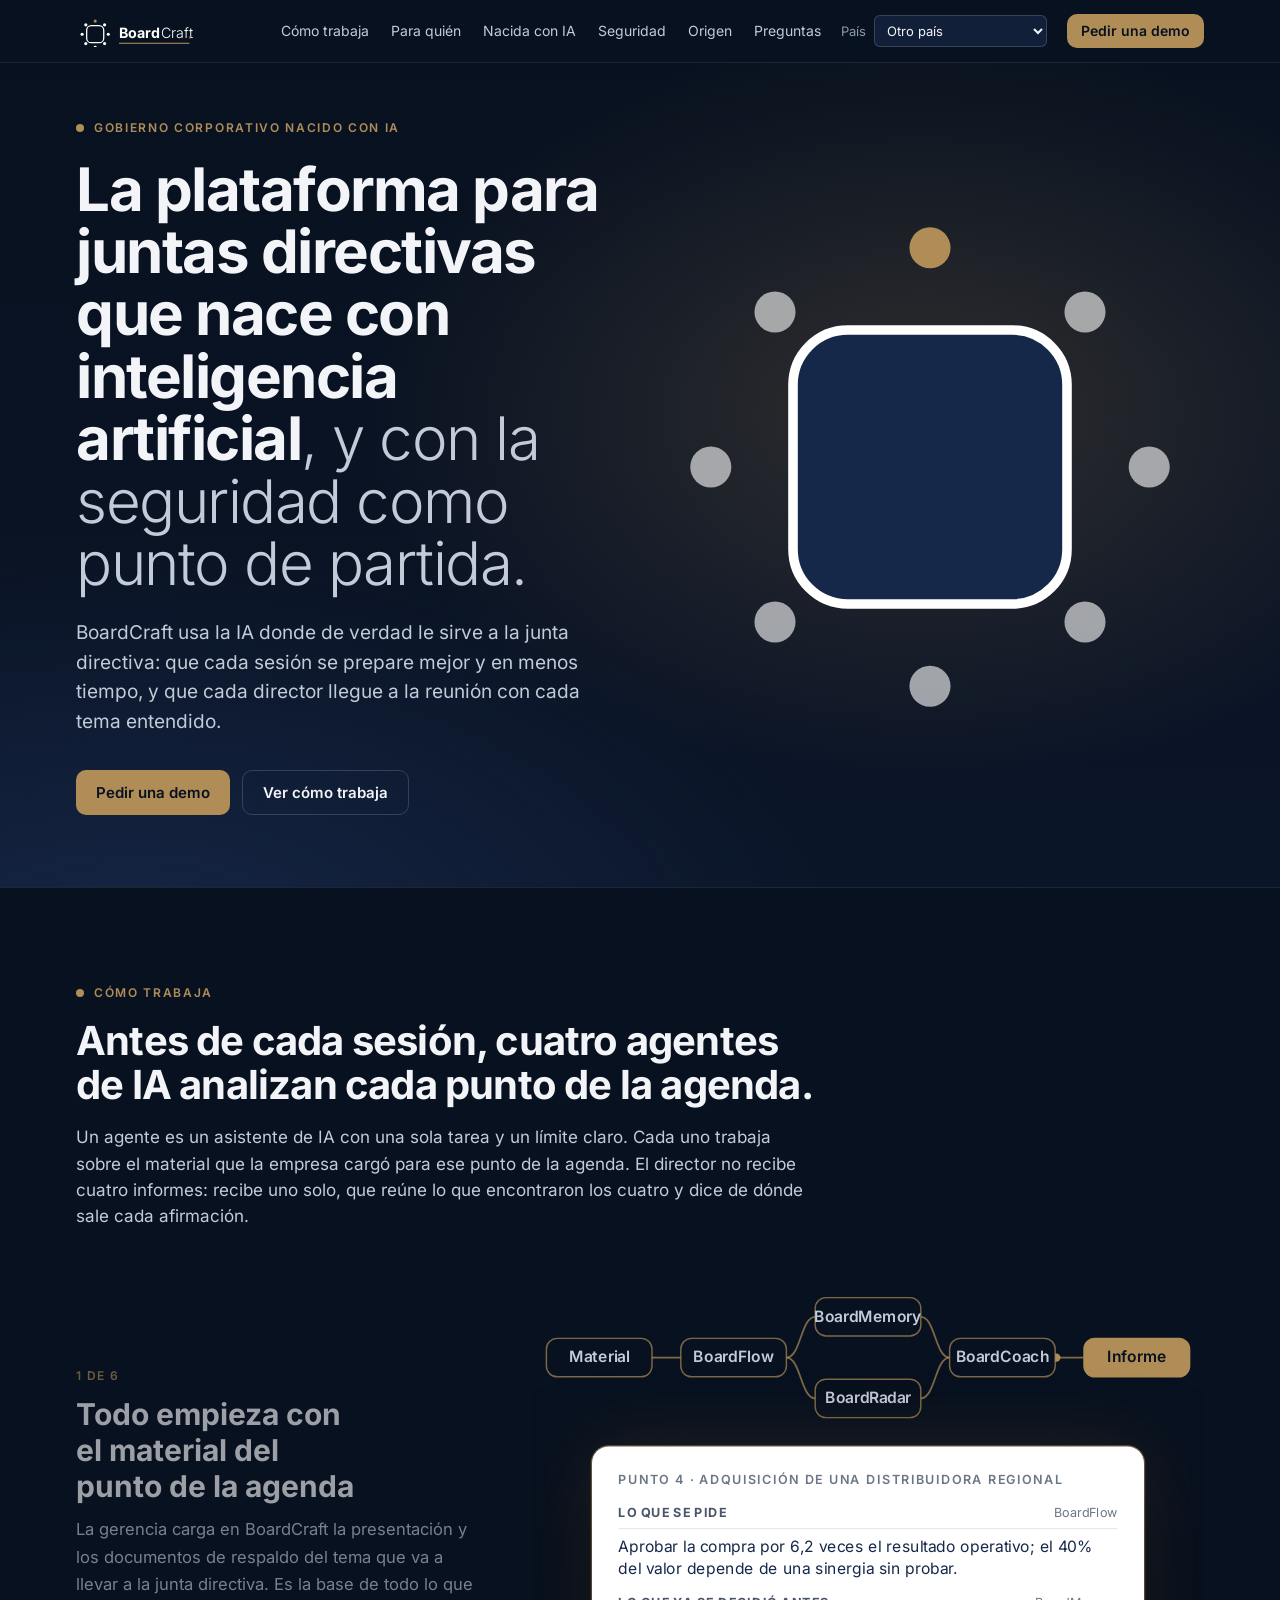
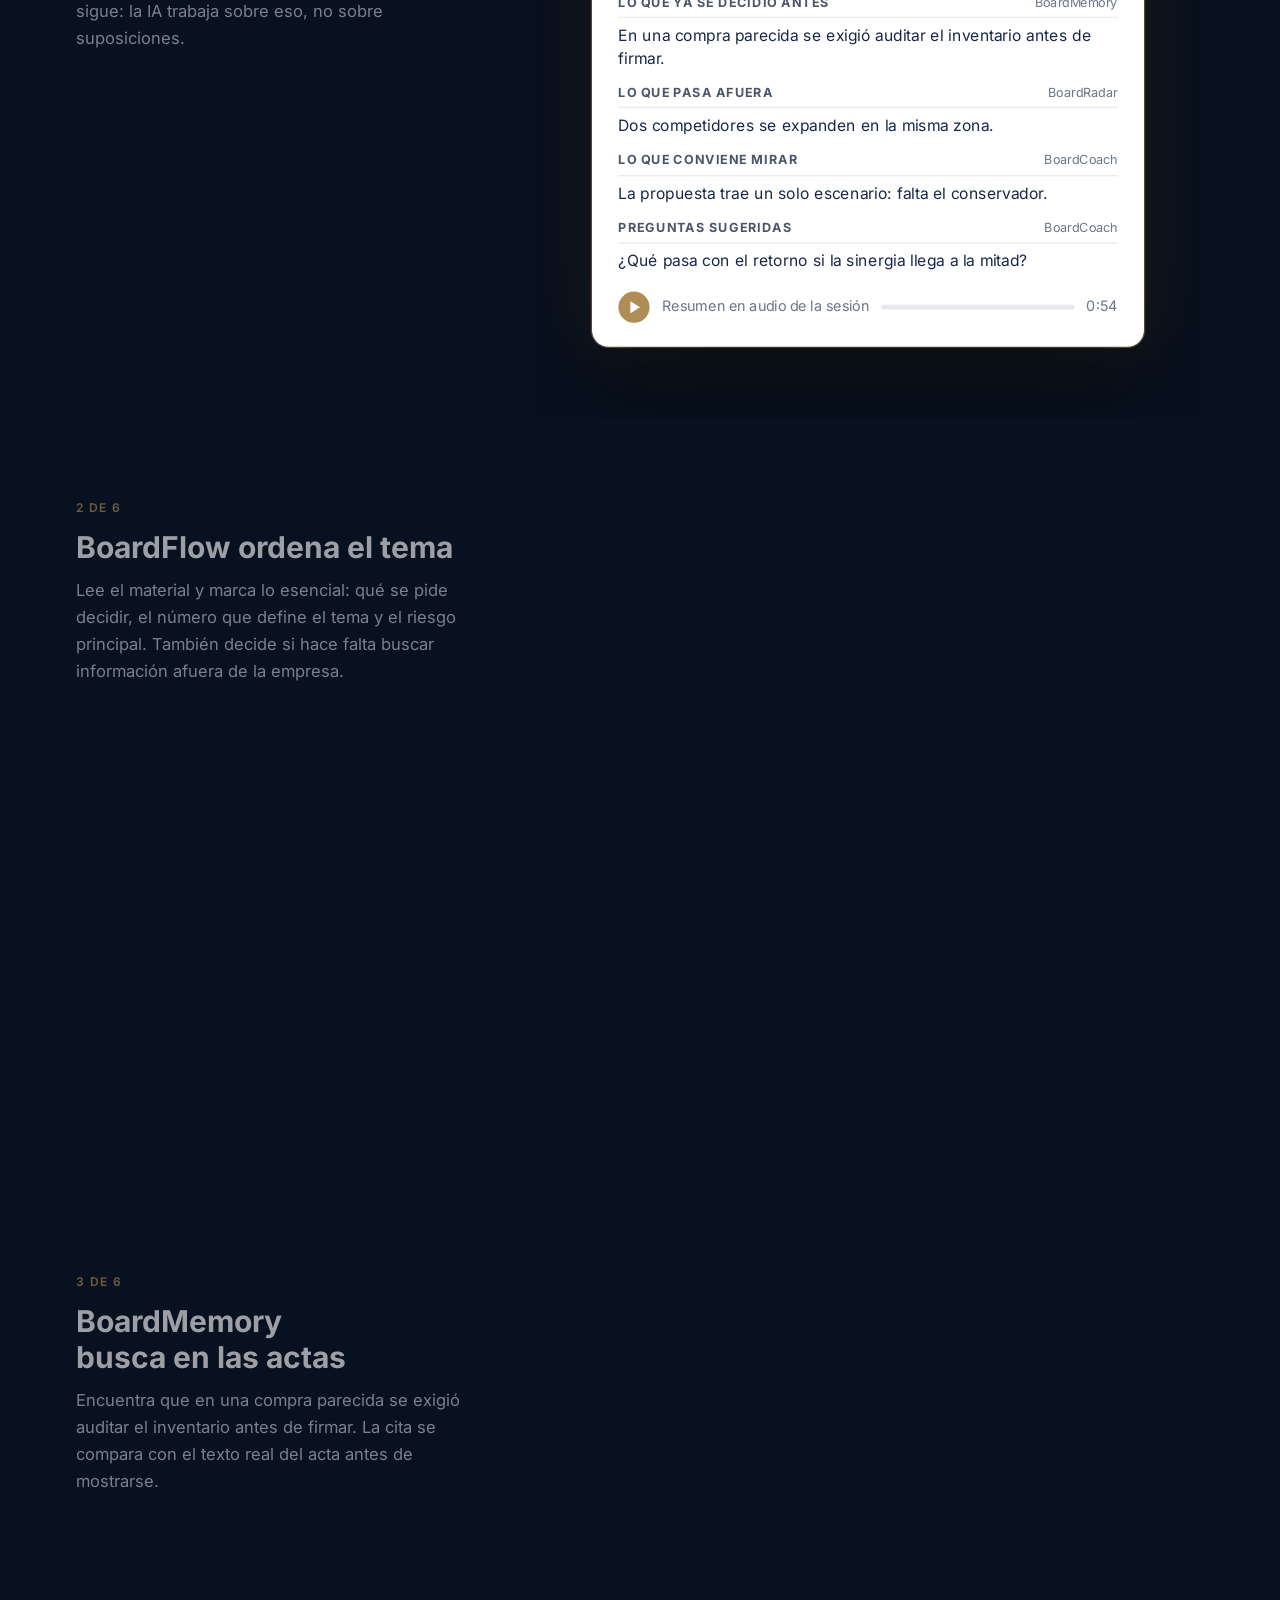
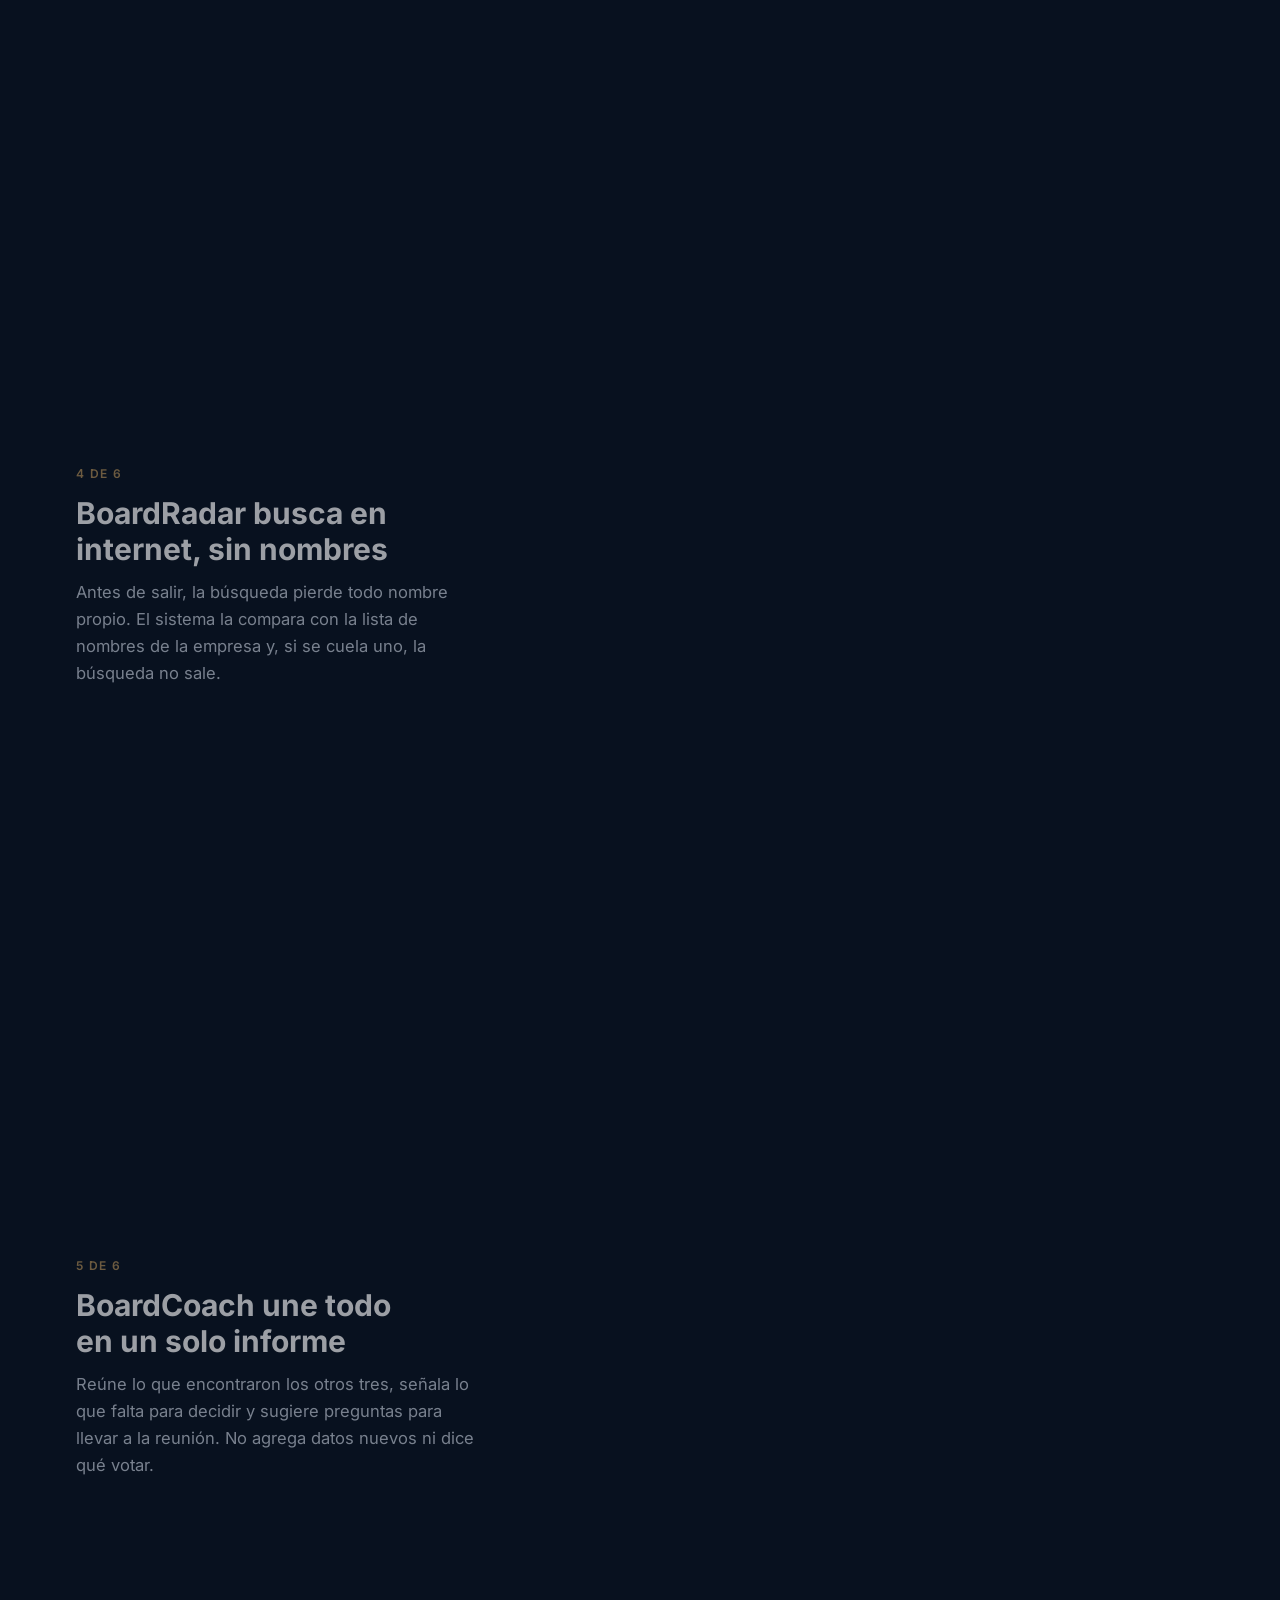
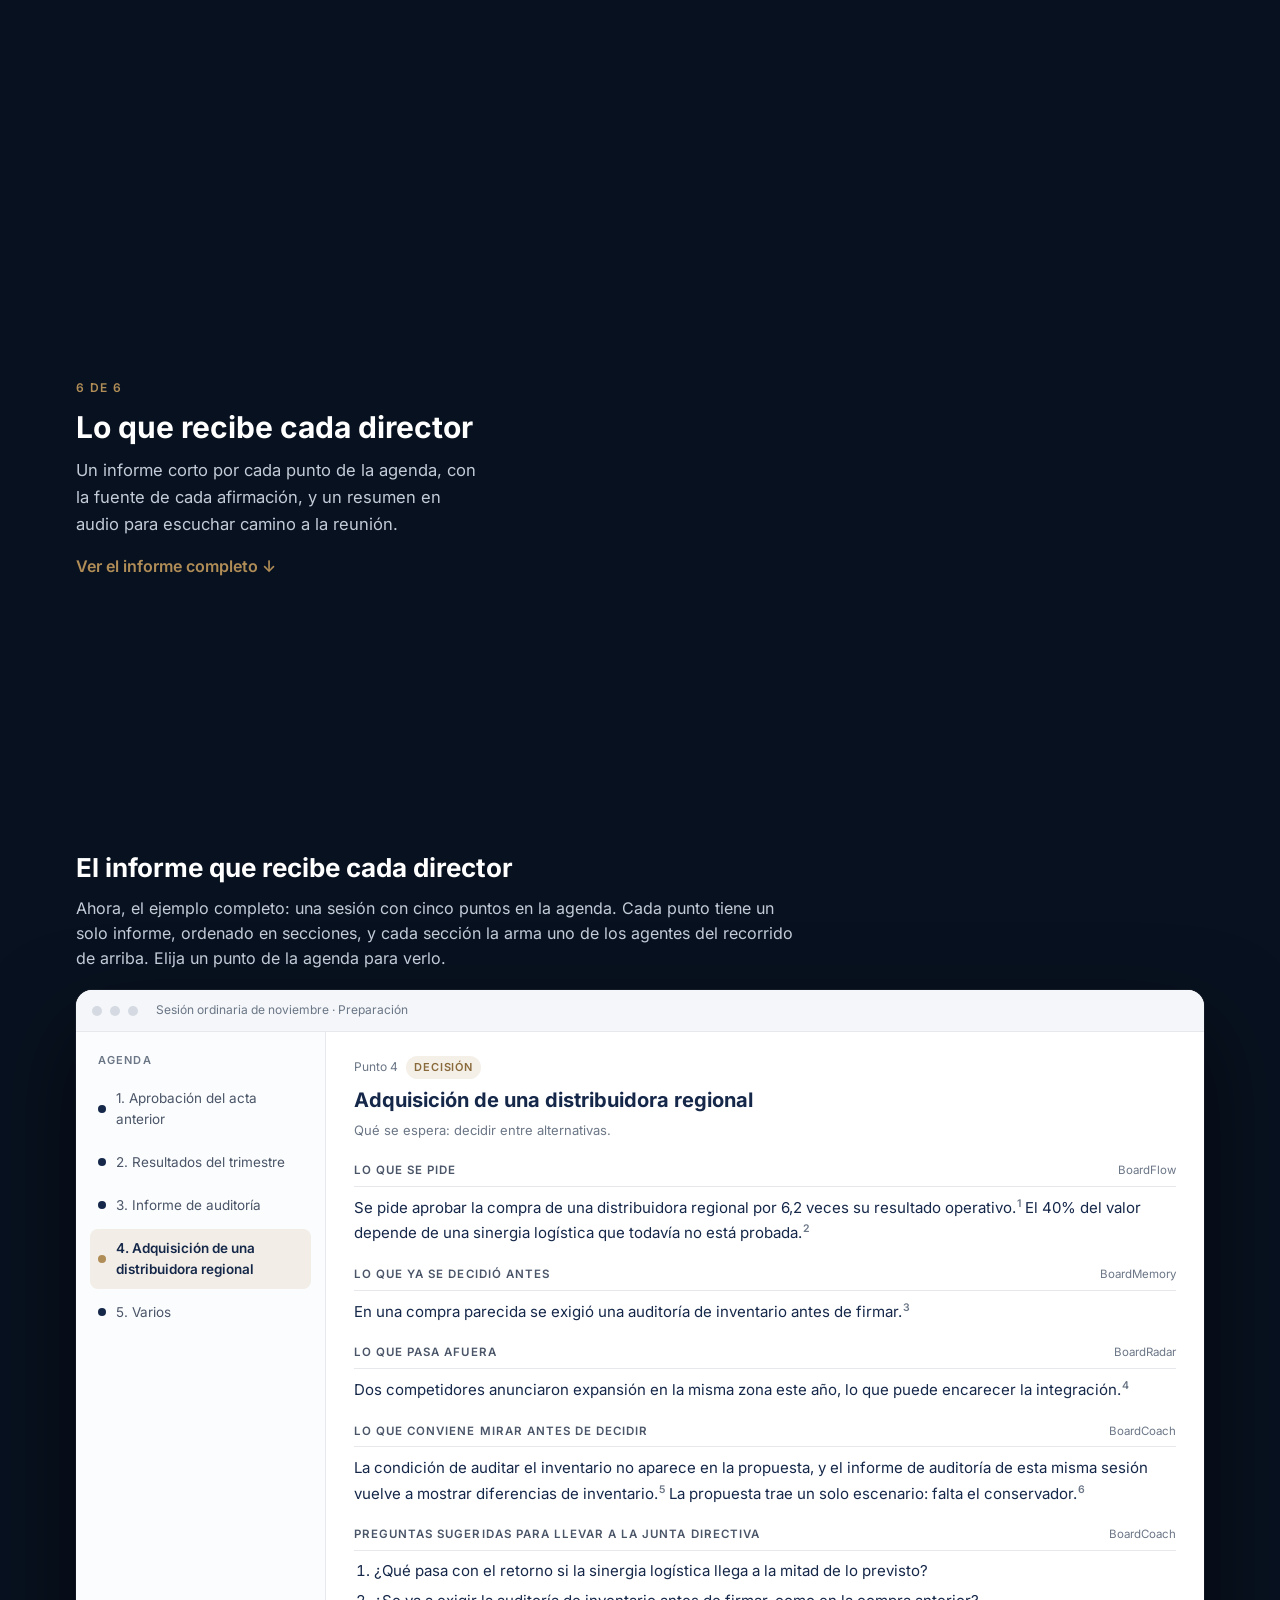
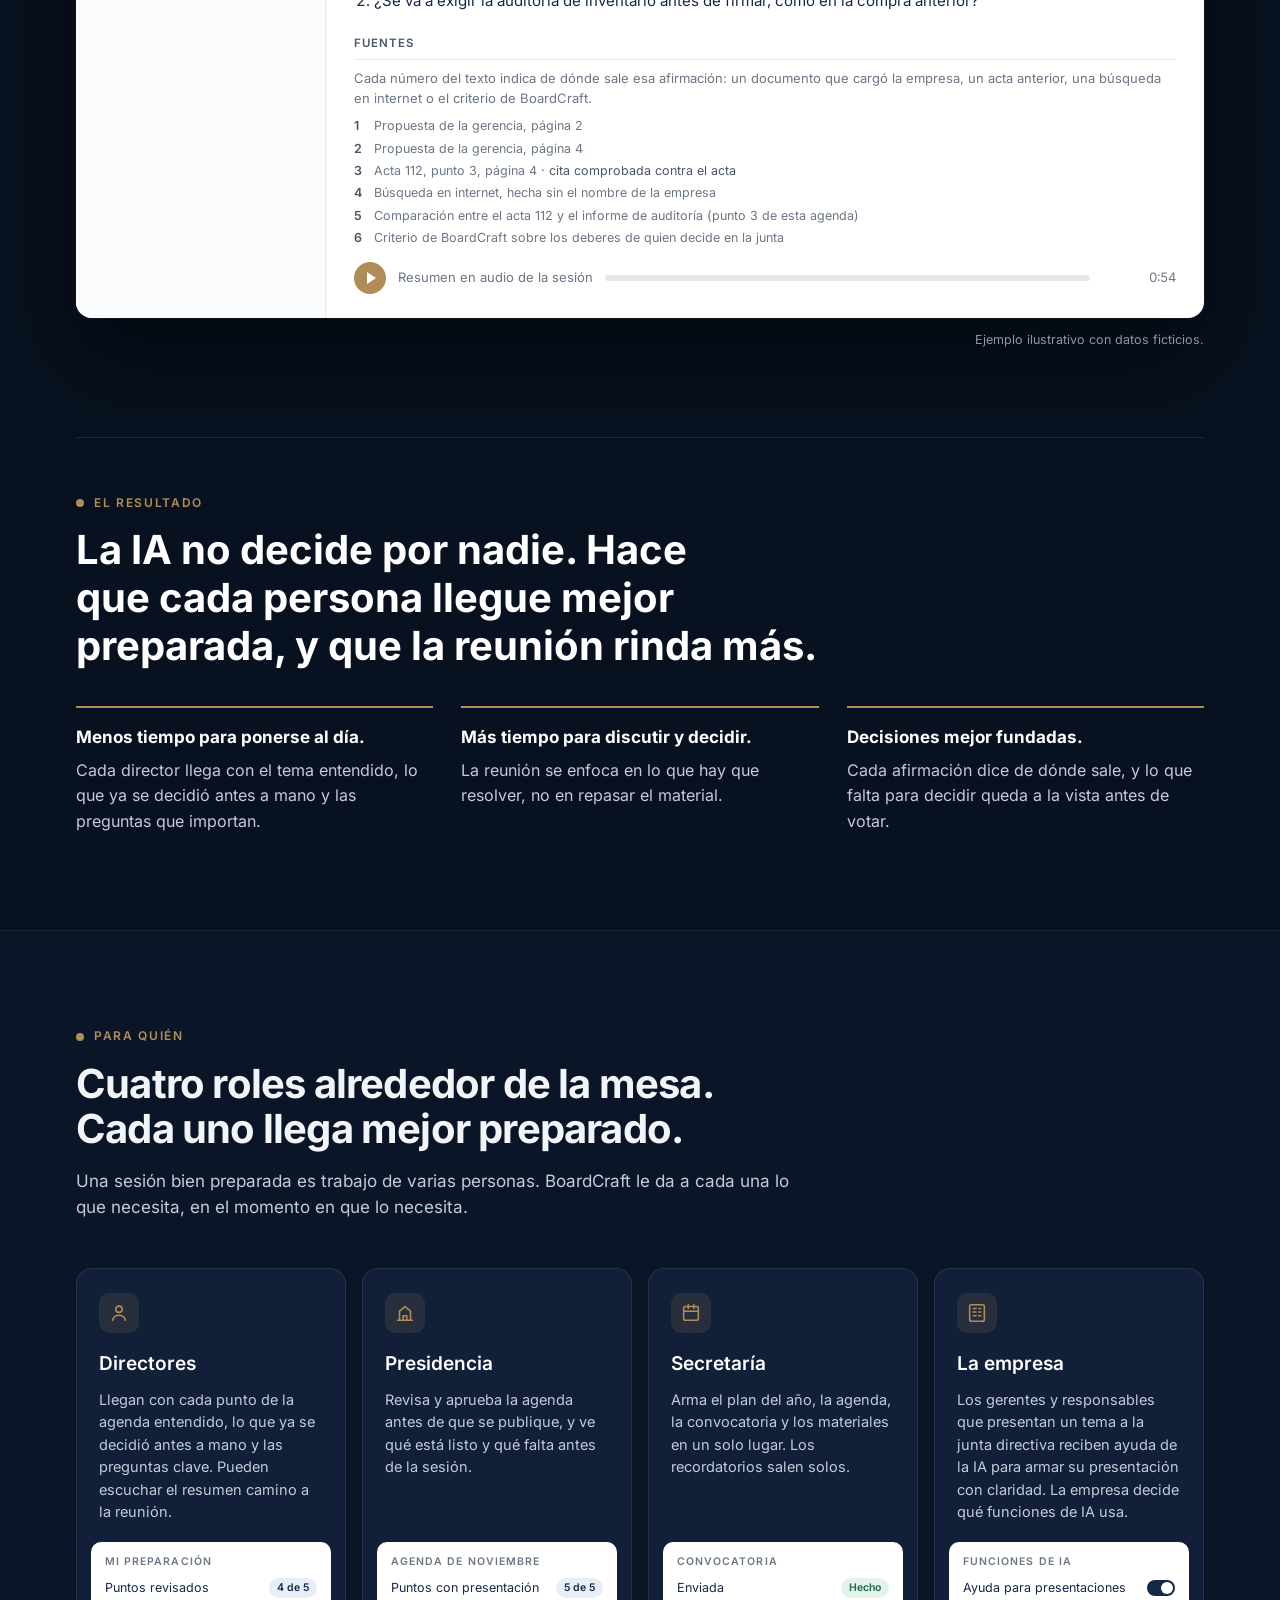
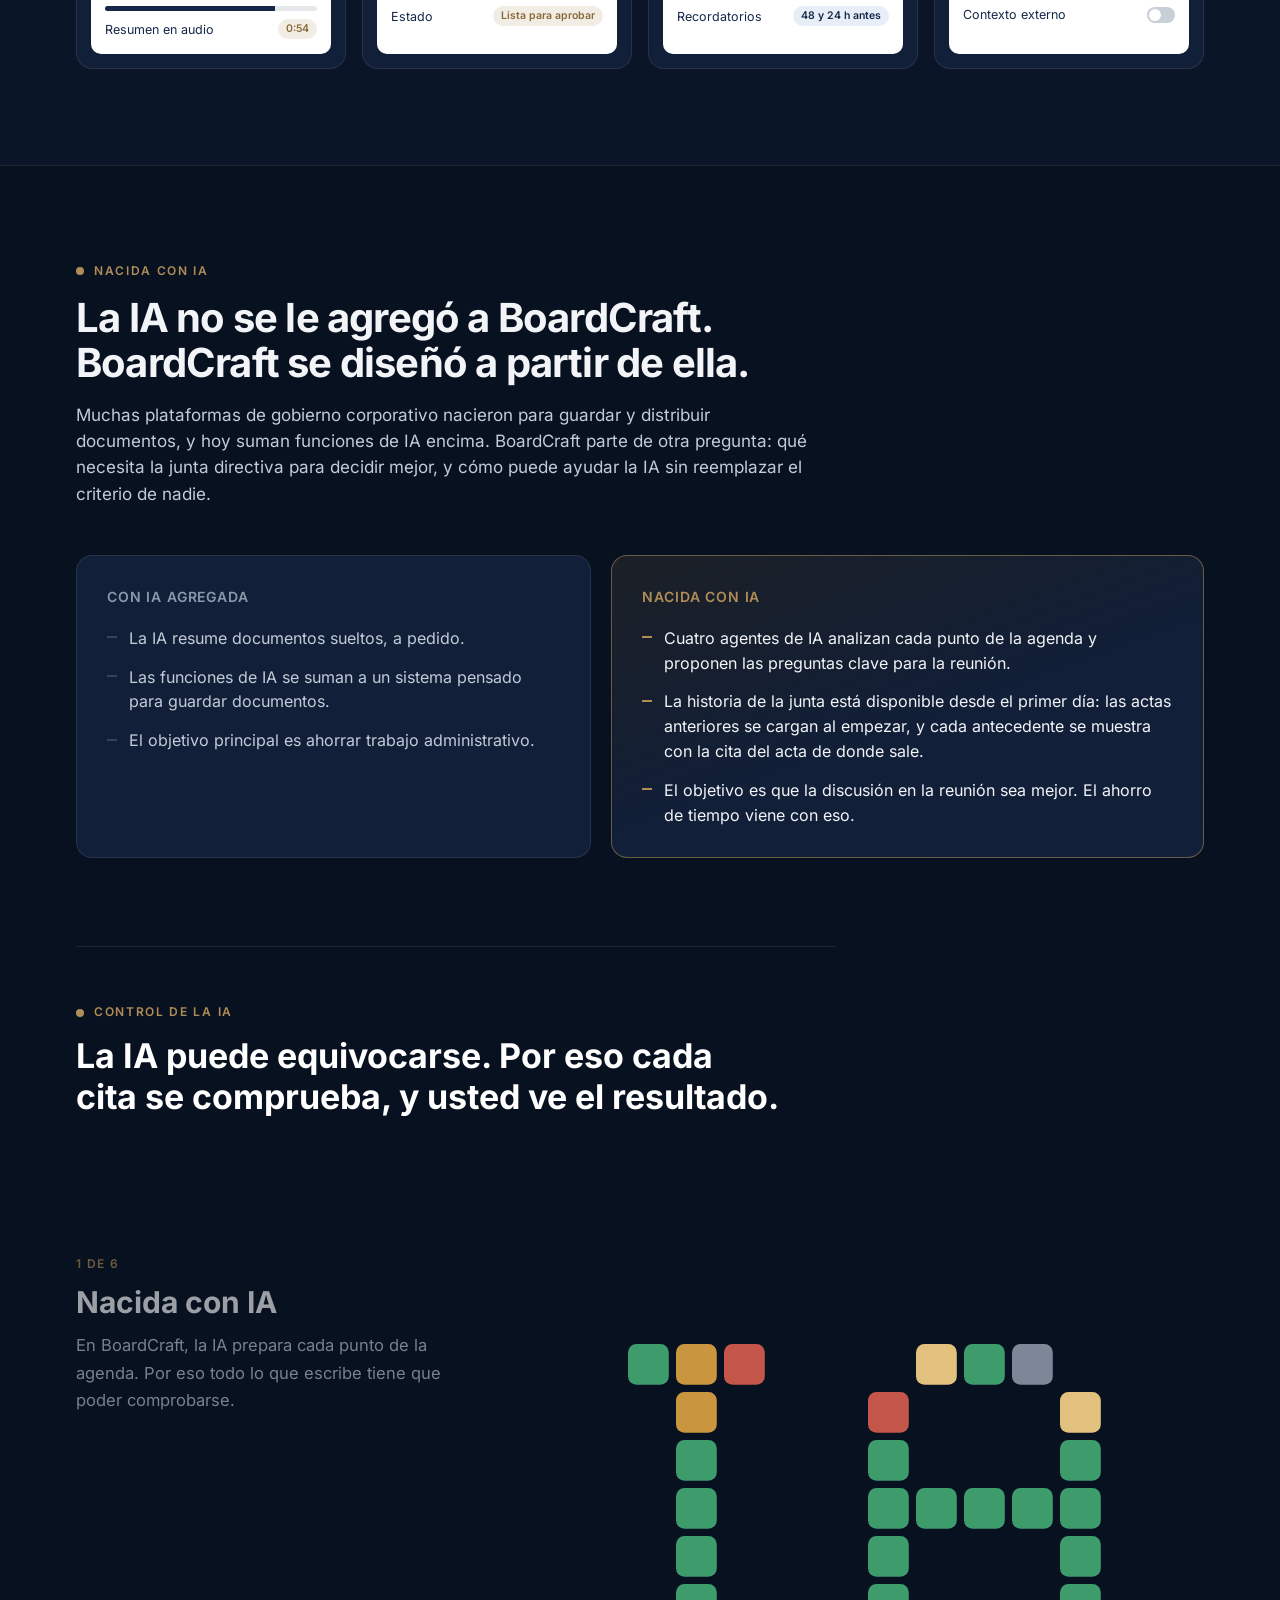
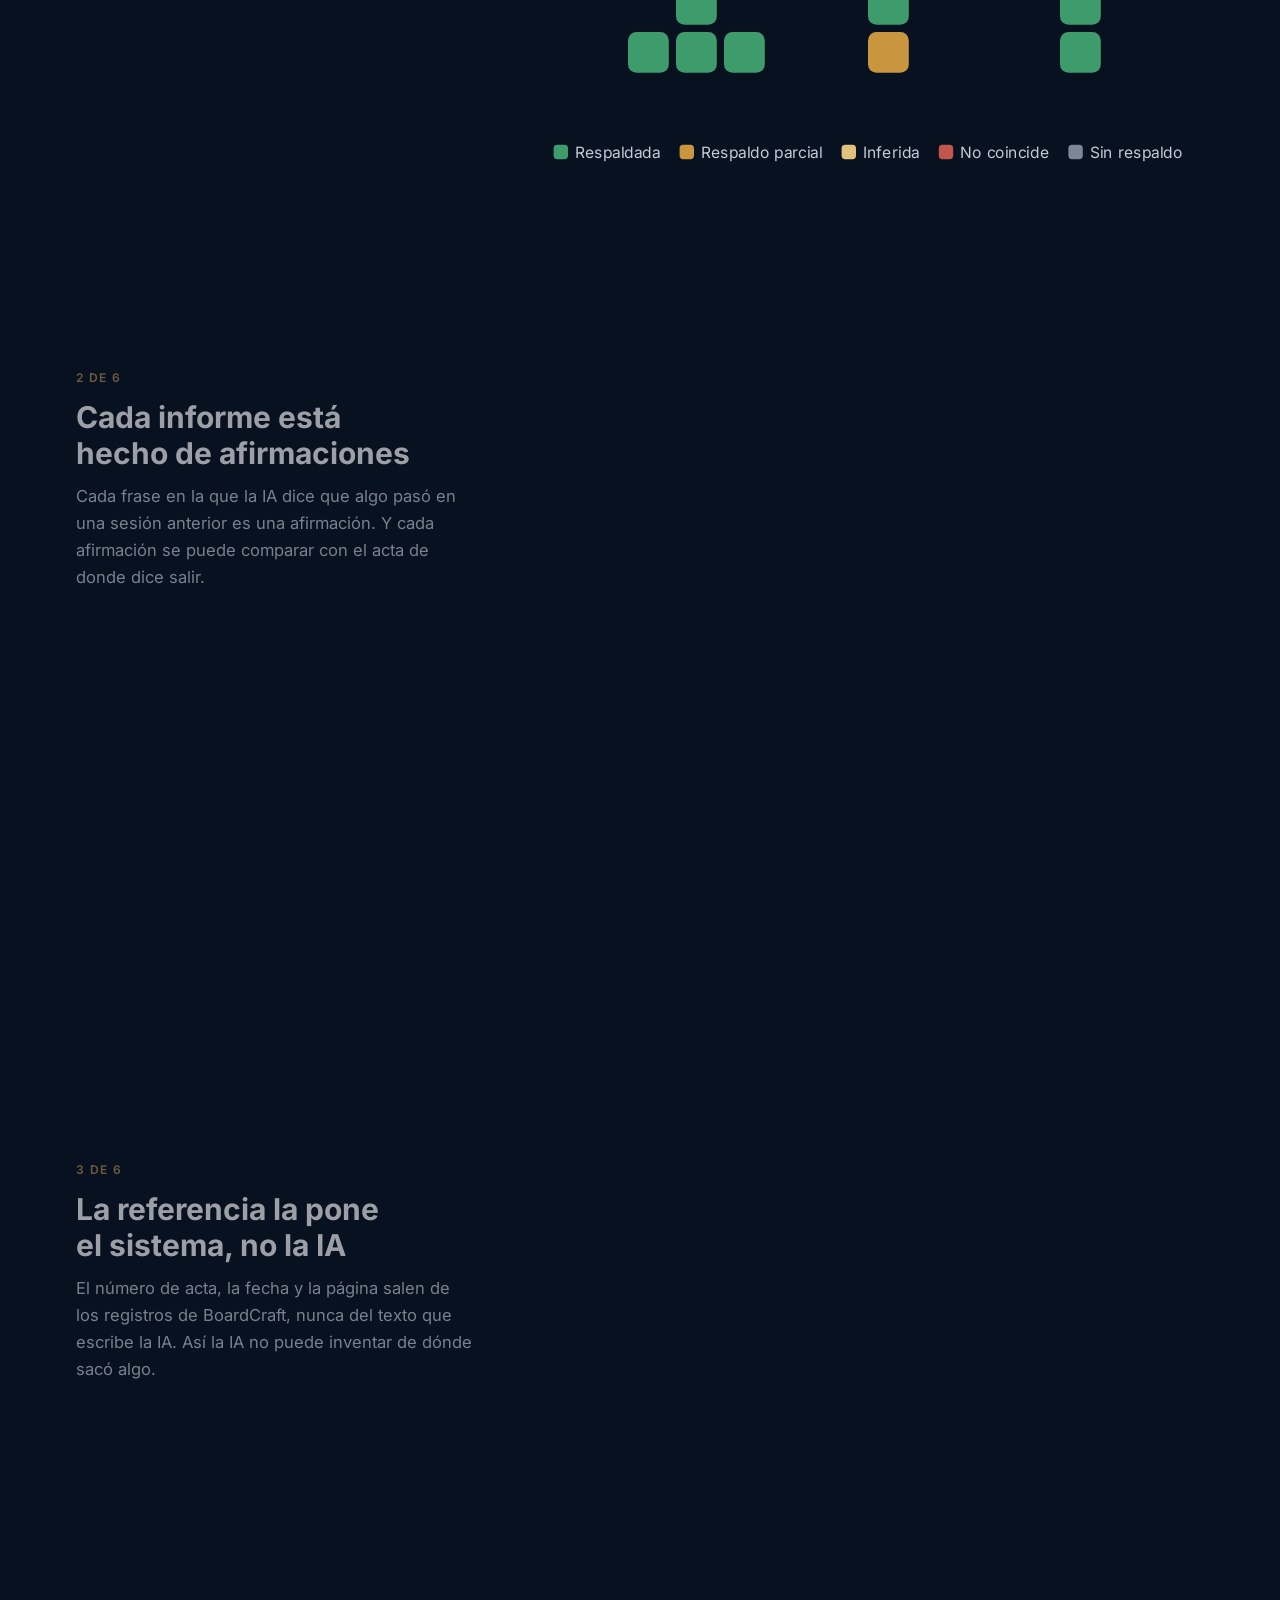
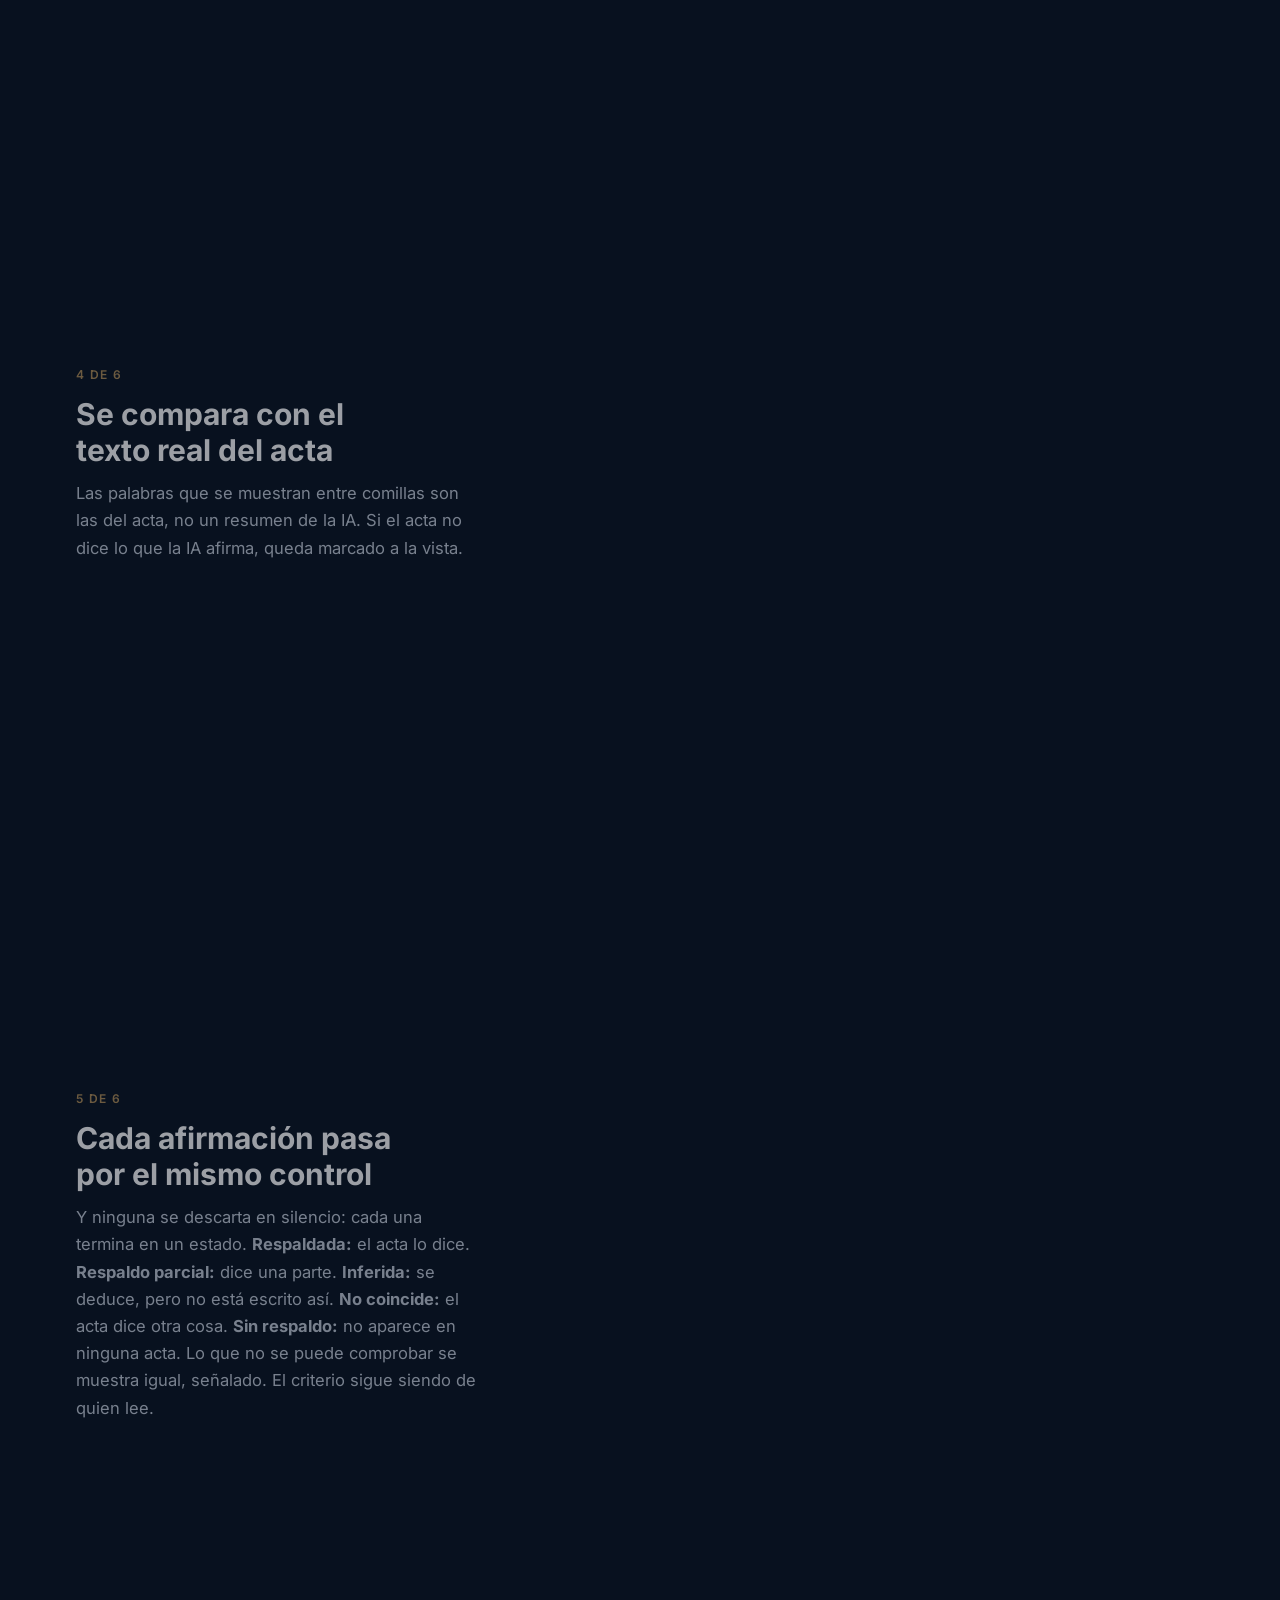
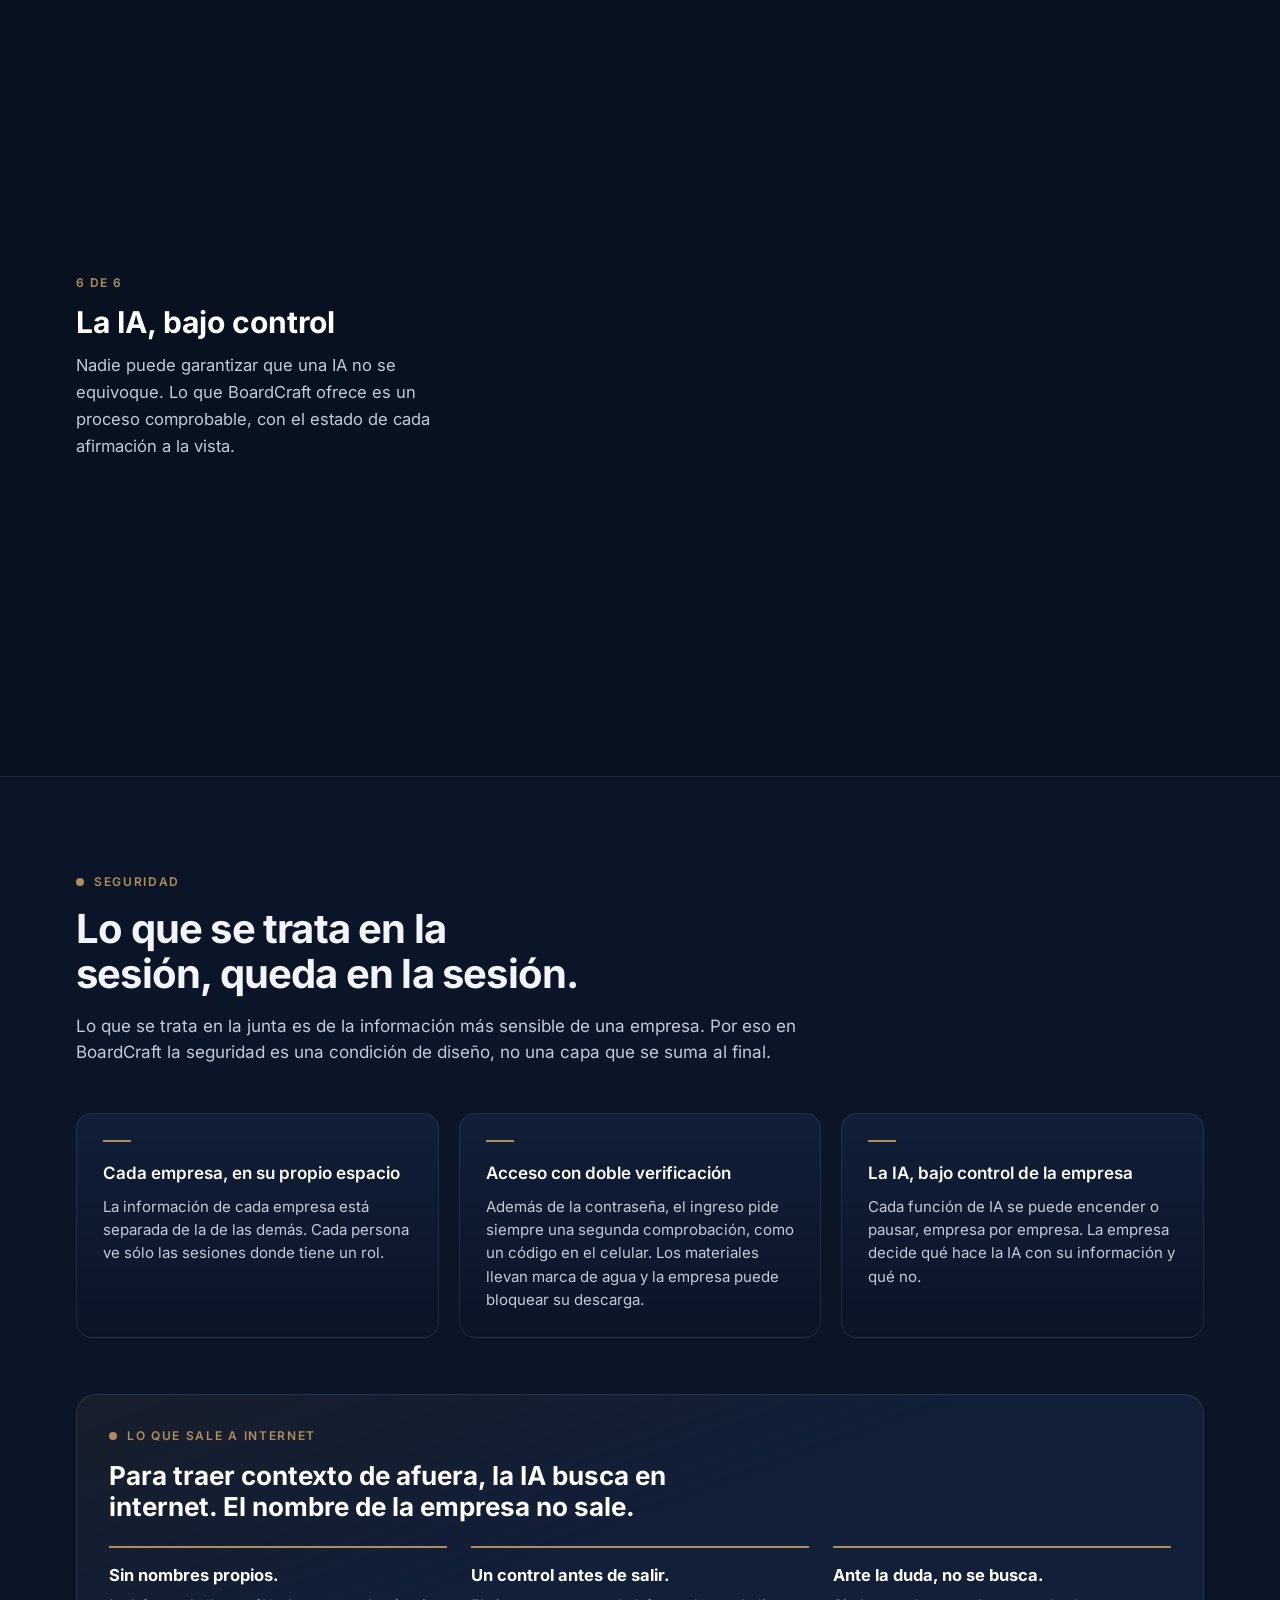
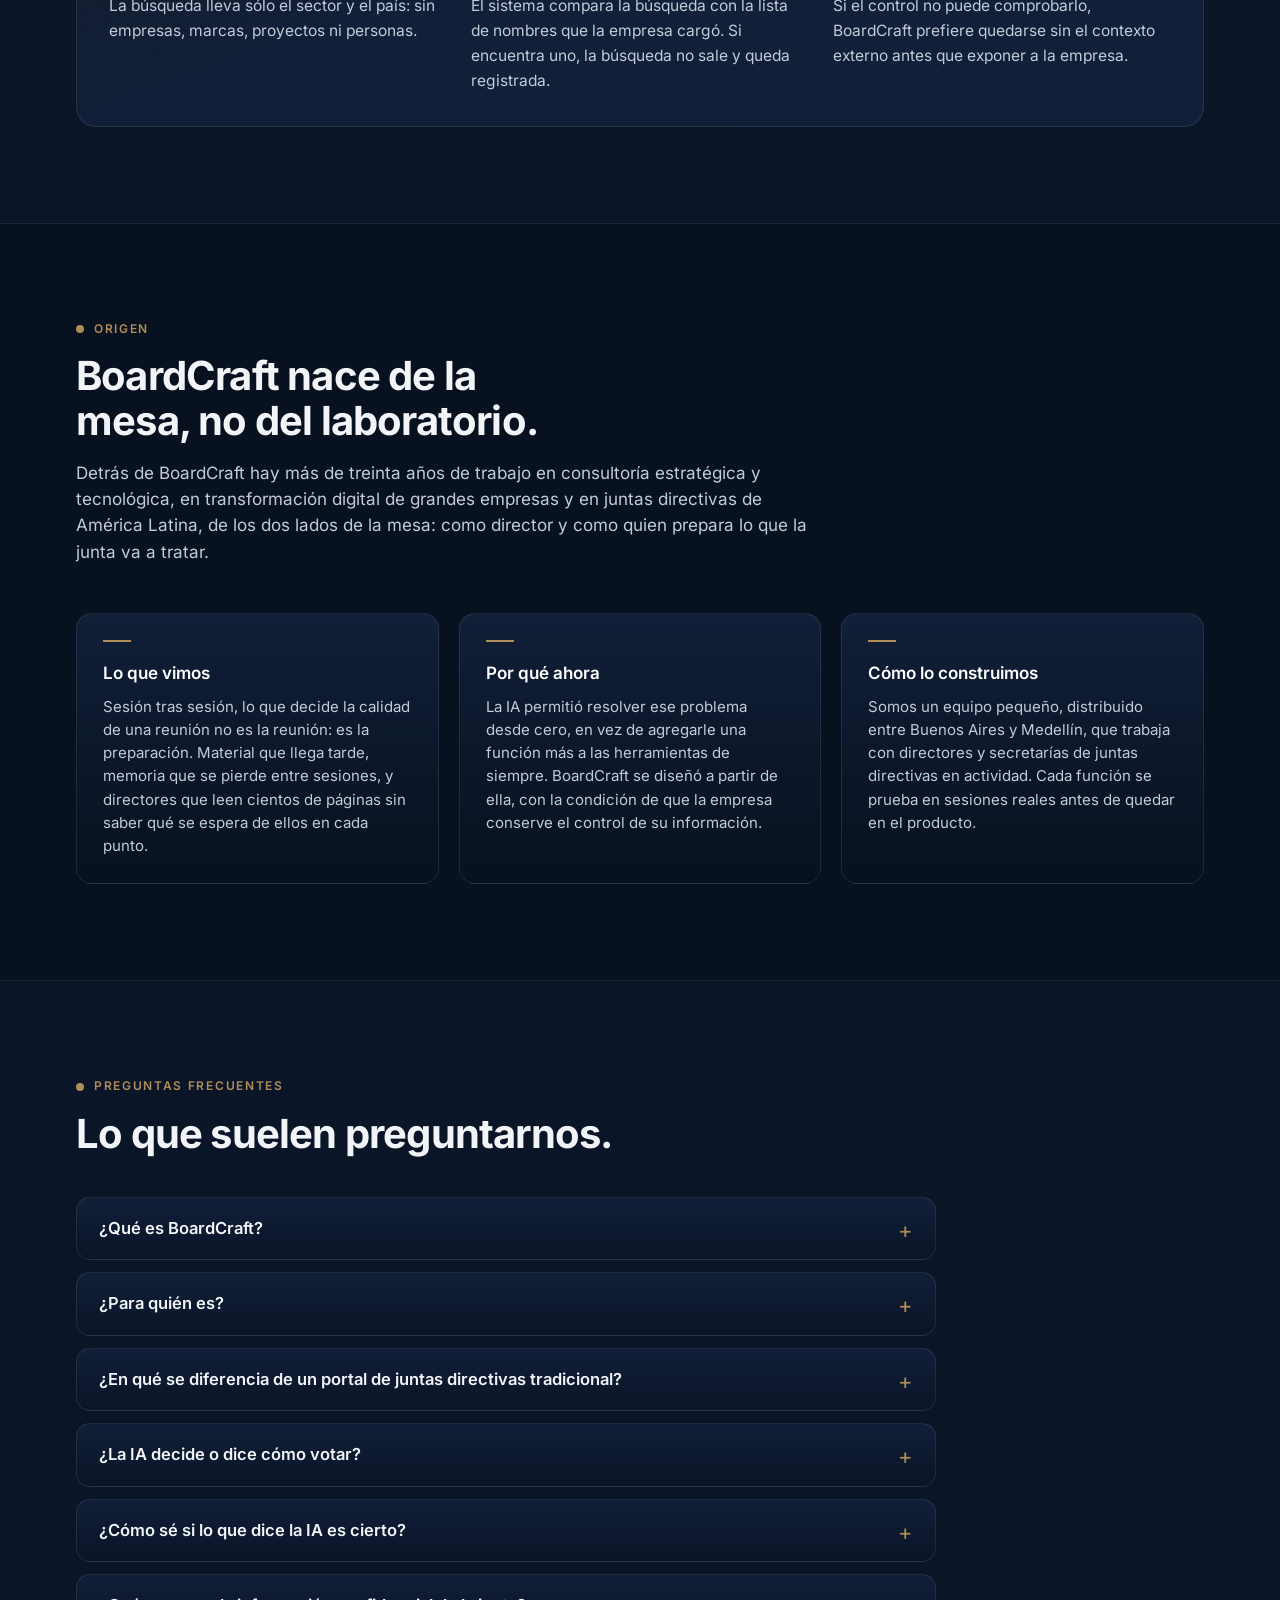
<file: index.html>
<!doctype html>
<html lang="es">
<head>
<meta charset="utf-8">
<meta name="viewport" content="width=device-width, initial-scale=1, viewport-fit=cover">
<title>BoardCraft · Plataforma con IA para juntas directivas y directorios</title>
<meta name="description" content="BoardCraft es la plataforma de gobierno corporativo diseñada a partir de la inteligencia artificial, con la seguridad como punto de partida. Para juntas directivas, directorios y consejos de administración.">
<meta name="robots" content="index, follow, max-image-preview:large">
<meta name="theme-color" content="#08111F">
<link rel="icon" href="/favicon.svg" type="image/svg+xml">
<link rel="canonical" href="https://getboardcraft.com/">
<meta property="og:type" content="website">
<meta property="og:url" content="https://getboardcraft.com/">
<meta property="og:site_name" content="BoardCraft">
<meta property="og:title" content="BoardCraft · Plataforma con IA para juntas directivas y directorios">
<meta property="og:description" content="BoardCraft es la plataforma de gobierno corporativo diseñada a partir de la inteligencia artificial, con la seguridad como punto de partida. Para juntas directivas, directorios y consejos de administración.">
<meta property="og:image" content="https://getboardcraft.com/og.png">
<meta property="og:image:width" content="1200"><meta property="og:image:height" content="630">
<meta property="og:locale" content="es_LA">
<meta name="twitter:card" content="summary_large_image">
<script type="application/ld+json">
{
 "@context": "https://schema.org",
 "@graph": [
  {
   "@type": "Organization",
   "@id": "https://getboardcraft.com/#organizacion",
   "name": "BoardCraft",
   "url": "https://getboardcraft.com/",
   "logo": "https://getboardcraft.com/favicon.svg",
   "email": "hola@getboardcraft.com",
   "description": "Plataforma de gobierno corporativo para juntas directivas, directorios y consejos de administración, diseñada a partir de la inteligencia artificial.",
   "slogan": "Where governance meets intelligence."
  },
  {
   "@type": "WebSite",
   "@id": "https://getboardcraft.com/#sitio",
   "url": "https://getboardcraft.com/",
   "name": "BoardCraft",
   "inLanguage": "es",
   "publisher": {
    "@id": "https://getboardcraft.com/#organizacion"
   }
  },
  {
   "@type": "SoftwareApplication",
   "@id": "https://getboardcraft.com/#plataforma",
   "name": "BoardCraft",
   "applicationCategory": "BusinessApplication",
   "operatingSystem": "Web",
   "inLanguage": "es",
   "description": "Prepara cada sesión de la junta directiva con cuatro agentes de IA que analizan cada punto de la agenda, traen los antecedentes de las actas con su cita y proponen preguntas. Cada afirmación se compara con el acta de donde dice salir.",
   "publisher": {
    "@id": "https://getboardcraft.com/#organizacion"
   }
  },
  {
   "@type": "FAQPage",
   "@id": "https://getboardcraft.com/#preguntas",
   "mainEntity": [
    {
     "@type": "Question",
     "name": "¿Qué es BoardCraft?",
     "acceptedAnswer": {
      "@type": "Answer",
      "text": "Es una plataforma de gobierno corporativo para juntas directivas, directorios y consejos de administración, diseñada a partir de la inteligencia artificial. Reúne el plan del año, la agenda, la convocatoria, los materiales y las actas, y prepara cada punto de la agenda con cuatro agentes de IA para que cada director llegue a la sesión con el tema entendido."
     }
    },
    {
     "@type": "Question",
     "name": "¿Para quién es?",
     "acceptedAnswer": {
      "@type": "Answer",
      "text": "Para las cuatro funciones que preparan una sesión: los directores, la presidencia, la secretaría y las personas de la empresa que presentan un tema. Cada una tiene su propia vista y recibe lo que necesita en el momento en que lo necesita."
     }
    },
    {
     "@type": "Question",
     "name": "¿En qué se diferencia de un portal de juntas directivas tradicional?",
     "acceptedAnswer": {
      "@type": "Answer",
      "text": "Muchas plataformas nacieron para guardar y distribuir documentos, y hoy suman funciones de IA encima. BoardCraft se diseñó a partir de la IA: analiza cada punto de la agenda, trae los antecedentes de las actas anteriores con su cita y propone las preguntas clave para la reunión."
     }
    },
    {
     "@type": "Question",
     "name": "¿La IA decide o dice cómo votar?",
     "acceptedAnswer": {
      "@type": "Answer",
      "text": "No. Ordena el material, trae los antecedentes, señala lo que falta para decidir y sugiere preguntas. No agrega datos nuevos ni dice qué votar: el criterio es siempre de cada director."
     }
    },
    {
     "@type": "Question",
     "name": "¿Cómo sé si lo que dice la IA es cierto?",
     "acceptedAnswer": {
      "@type": "Answer",
      "text": "Cada afirmación sobre una sesión anterior se compara con el texto real del acta, y la referencia —número de acta, fecha y página— la pone el sistema, no la IA. Cada afirmación queda con un estado a la vista: respaldada, respaldo parcial, inferida, no coincide o sin respaldo."
     }
    },
    {
     "@type": "Question",
     "name": "¿Qué pasa con la información confidencial de la junta directiva?",
     "acceptedAnswer": {
      "@type": "Answer",
      "text": "Cada empresa trabaja en su propio espacio, separado del de las demás, y cada persona ve sólo las sesiones donde tiene un rol. El ingreso pide siempre una segunda comprobación, los materiales llevan marca de agua, y la empresa puede bloquear su descarga y encender o pausar cada función de IA."
     }
    },
    {
     "@type": "Question",
     "name": "¿La IA busca en internet? ¿Sale el nombre de mi empresa?",
     "acceptedAnswer": {
      "@type": "Answer",
      "text": "Para traer contexto de afuera, la IA busca sólo con el sector y el país, sin nombres de empresas, marcas, proyectos ni personas. Antes de salir, el sistema compara la búsqueda con la lista de nombres que cargó la empresa: si encuentra uno, la búsqueda no sale. Ante la duda, no se busca."
     }
    },
    {
     "@type": "Question",
     "name": "¿Se pueden cargar las actas de años anteriores?",
     "acceptedAnswer": {
      "@type": "Answer",
      "text": "Sí. Las actas anteriores se cargan al empezar, así la historia de la junta directiva está disponible desde el primer día y cada antecedente se muestra con la cita del acta de donde sale."
     }
    },
    {
     "@type": "Question",
     "name": "¿En qué países e idioma funciona?",
     "acceptedAnswer": {
      "@type": "Answer",
      "text": "BoardCraft está en castellano y pensada para América Latina y España. Usa el nombre que tiene el órgano en cada país: junta directiva, directorio o consejo de administración."
     }
    },
    {
     "@type": "Question",
     "name": "¿Cómo empiezo?",
     "acceptedAnswer": {
      "@type": "Answer",
      "text": "Pidiendo una demo. Le mostramos cómo se prepara una sesión en BoardCraft, de la convocatoria a la reunión."
     }
    }
   ]
  }
 ]
}
</script>
<style>html,body{margin:0} :root{padding-top:env(safe-area-inset-top,0px);padding-bottom:env(safe-area-inset-bottom,0px)} [hidden]{display:none!important} img{max-width:100%}</style>
</head>
<body>
<style>
/* Inter (SIL Open Font License 1.1), embebida: la visita no consulta a terceros */
@font-face{font-family:'Inter';font-style:normal;font-weight:300;font-display:swap;src:url([data-uri]) format('woff2')}
@font-face{font-family:'Inter';font-style:normal;font-weight:400;font-display:swap;src:url([data-uri]) format('woff2')}
@font-face{font-family:'Inter';font-style:normal;font-weight:500;font-display:swap;src:url([data-uri]) format('woff2')}
@font-face{font-family:'Inter';font-style:normal;font-weight:600;font-display:swap;src:url([data-uri]) format('woff2')}
@font-face{font-family:'Inter';font-style:normal;font-weight:700;font-display:swap;src:url([data-uri]) format('woff2')}
/* Layout: página oscura de una sola columna (1160px). Portada a pantalla con la mesa animada; luego bandas azul marino que alternan profundidad; el panel del tema de agenda y las fichas de rol son las únicas superficies claras o elevadas. Diseño deliberadamente oscuro: no sigue el tema del visor. */
:root{
  --deep:#08111F; --night:#0B1528; --navy:#16284A; --navy-2:#1F3560;
  --surface:#111F38; --surface-2:#172A4A; --edge:rgba(255,255,255,.09); --edge-2:rgba(255,255,255,.16);
  --fg:#F2F4F8; --fg-2:#C3CBD8; --muted:#8C98AC;
  --gold:#B08D57; --gold-hi:#B08D57; --gold-glow:rgba(176,141,87,.22);
  --paper:#FFFFFF; --paper-2:#F4F6F9; --line:#E6E8EC; --ink:#16284A; --ink-2:#4A5568; --slate:#6B7686;
  --font:'Inter','Helvetica Neue',Arial,sans-serif;
  color-scheme:dark;
}
*{box-sizing:border-box}
html{scroll-behavior:smooth}
body{background:var(--night);color:var(--fg);font-family:var(--font);font-size:16px;line-height:1.55;-webkit-font-smoothing:antialiased}
body::before{content:"";position:fixed;inset:0 0 auto;height:env(safe-area-inset-top,0px);z-index:10;background:var(--deep)}
.wrap{max-width:1160px;margin:0 auto;padding-left:max(16px,env(safe-area-inset-left,0px));padding-right:max(16px,env(safe-area-inset-right,0px))}
h1,h2,h3{margin:0;text-wrap:balance}
p{margin:0}
a{color:inherit}
:focus-visible{outline:2px solid var(--gold-hi);outline-offset:3px;border-radius:4px}
.eyebrow{font-size:12px;font-weight:600;letter-spacing:.14em;text-transform:uppercase;color:var(--gold-hi);display:flex;align-items:center;gap:10px}
.eyebrow::before{content:"";width:8px;height:8px;border-radius:50%;background:var(--gold)}
.btn{display:inline-flex;align-items:center;gap:8px;font:600 15px/1 var(--font);padding:14px 20px;border-radius:10px;border:0;background:var(--gold);color:var(--deep);text-decoration:none;cursor:pointer;transition:background .2s cubic-bezier(.2,.8,.2,1),transform .2s}
.btn:hover{background:#9A7A49}
.btn.sm{padding:10px 14px;font-size:14px}
.btn.ghost{background:transparent;color:var(--fg);border:1px solid var(--edge-2)}
.btn.ghost:hover{background:rgba(255,255,255,.06)}

/* Encabezado */
header.top{position:sticky;top:env(safe-area-inset-top,0px);z-index:5;background:rgba(8,17,31,.78);backdrop-filter:blur(10px);border-bottom:1px solid var(--edge)}
.top .wrap{display:flex;align-items:center;justify-content:space-between;gap:16px;padding-block:14px;flex-wrap:wrap}
.logo{display:block;height:32px;width:auto;color:#fff}
.top-actions{display:flex;align-items:center;gap:20px;flex-wrap:wrap}
.top nav{display:flex;gap:22px;font-size:14px}
.top nav a{color:var(--fg-2);text-decoration:none}
.top nav a:hover{color:#fff}
.pais{display:flex;align-items:center;gap:8px;font-size:13px;color:var(--muted)}
.pais select{font:inherit;font-size:13px;color:var(--fg);background:var(--surface);border:1px solid var(--edge-2);border-radius:6px;padding:6px 8px}

/* Portada */
.hero{position:relative;overflow:hidden;background:
  radial-gradient(900px 600px at 72% 42%,var(--gold-glow),transparent 62%),
  radial-gradient(1200px 700px at 10% 110%,rgba(31,53,96,.55),transparent 60%),
  linear-gradient(180deg,var(--deep),var(--night))}
.hero .wrap{display:grid;grid-template-columns:1fr 1fr;gap:32px;align-items:center;padding-block:56px 72px;min-height:min(760px,calc(100svh - 64px))}
.hero .wrap > *{min-width:0}
.hero h1{font-size:clamp(36px,4.8vw,60px);line-height:1.04;letter-spacing:-.025em;font-weight:700;margin-top:20px}
.hero h1 .light{font-weight:300;color:var(--fg-2)}
.hero .lead{font-size:19px;color:var(--fg-2);margin-top:24px;max-width:31em}
.hero .ctas{display:flex;gap:12px;margin-top:34px;flex-wrap:wrap}
.nota-pais{margin-top:22px;font-size:13px;color:var(--muted)}

/* La mesa animada (base: propuesta de Gemini; movimientos con transform para que funcionen en todos los navegadores, Safari incluido) */
.mesa-wrap{position:relative;width:100%;max-width:600px;aspect-ratio:1/1;justify-self:center}
.mesa-wrap svg{position:absolute;inset:0;width:100%;height:100%;overflow:visible}
.m-mesa{fill:#16284A;stroke:#FFFFFF;stroke-width:3.5}
.m-asiento{fill:rgba(255,255,255,.6)}
.m-oro{fill:#B08D57}
.m-esfera{fill:#B08D57;opacity:0}
.m-nombre{opacity:0}
.m-board{font-family:Inter,'Helvetica Neue',Arial,sans-serif;font-weight:700;fill:#FFFFFF}
.m-craft{font-family:Inter,'Helvetica Neue',Arial,sans-serif;font-weight:300;fill:#FFFFFF}
@media (prefers-reduced-motion:no-preference){
  .m-orbita{transform-origin:100px 100px;animation:m-gira 14s ease-in-out infinite}
  .m-esfera{animation:m-converge 14s cubic-bezier(.4,0,.2,1) infinite}
  .m-nombre{animation:m-aparece 14s ease-in-out infinite}
}
@media (prefers-reduced-motion:reduce){ .m-nombre{opacity:1} }
@keyframes m-gira{0%{transform:rotate(0deg)}40%,100%{transform:rotate(360deg)}}
@keyframes m-converge{
  0%,40%{transform:translate(var(--dx),var(--dy));opacity:0}
  42%{opacity:1}
  54%{transform:translate(0px,0px);opacity:1}
  55%,100%{transform:translate(0px,0px);opacity:0}
}
@keyframes m-aparece{0%,53%{opacity:0}58%,82%{opacity:1}88%,100%{opacity:0}}

/* Secciones */
section.s .wrap{padding-block:96px}
section.s.alt{background:var(--deep);border-block:1px solid var(--edge)}
.s-head{max-width:740px}
.s-head h2{font-size:clamp(28px,3.2vw,40px);line-height:1.12;letter-spacing:-.02em;font-weight:700;margin-top:16px}
.s-head p{font-size:17px;color:var(--fg-2);margin-top:16px}

/* Panel del tema de agenda */
.win{margin-top:48px;border-radius:16px;background:var(--paper);color:var(--ink);overflow:hidden;box-shadow:0 40px 90px rgba(0,0,0,.5),0 0 0 1px rgba(255,255,255,.06)}
.chrome{display:flex;gap:8px;align-items:center;padding:11px 16px;border-bottom:1px solid var(--line);background:var(--paper-2)}
.chrome i{width:10px;height:10px;border-radius:50%;background:#D5DAE2}
.chrome span{margin-left:10px;font-size:12px;color:var(--slate);white-space:nowrap;overflow:hidden;text-overflow:ellipsis}
.app{display:grid;grid-template-columns:250px 1fr}
.side{border-right:1px solid var(--line);padding:20px 14px;background:#FBFCFD}
.side .k{font-size:11px;font-weight:600;letter-spacing:.1em;text-transform:uppercase;color:var(--slate);padding:0 8px}
.side ol{list-style:none;margin:10px 0 0;padding:0;display:grid;gap:4px}
.side li{display:flex;gap:10px;align-items:center;padding:9px 8px;border-radius:8px;font-size:13.5px;color:var(--ink-2)}
.side li .d{width:8px;height:8px;border-radius:50%;background:#C9CFD8;flex:none}
.side li.ok .d{background:var(--navy)}
.side li.on{background:rgba(176,141,87,.13);color:var(--ink);font-weight:600}
.side li.on .d{background:var(--gold)}
.main{padding:24px 28px;min-width:0}
.main .m{font-size:12px;color:var(--slate);display:flex;gap:8px;align-items:center;flex-wrap:wrap}
.tag{font-size:11px;font-weight:600;letter-spacing:.08em;text-transform:uppercase;padding:3px 8px;border-radius:999px;background:rgba(176,141,87,.14);color:#8A6A3B}
.main h3{margin-top:6px;font-size:20px;color:var(--ink)}
.grid4{display:grid;grid-template-columns:1fr 1fr;gap:12px;margin-top:18px}
.cell{border:1px solid var(--line);border-radius:10px;padding:14px 16px;min-width:0}
.cell b{display:block;font-size:12px;color:var(--slate);font-weight:600;margin-bottom:5px}
.cell p{font-size:14px;color:var(--ink-2)}
.cell cite{font-style:normal;color:var(--slate);font-size:12.5px}
.q{margin-top:12px;border-radius:10px;background:var(--navy);color:#fff;padding:16px 18px;font-size:15.5px;font-weight:600;line-height:1.4}
.q span{display:block;font-size:11px;letter-spacing:.1em;text-transform:uppercase;color:var(--gold-hi);margin-bottom:5px}
.audio{display:flex;align-items:center;gap:12px;margin-top:14px;font-size:13px;color:var(--slate)}
.audio .play{width:32px;height:32px;border-radius:50%;background:var(--gold);flex:none;position:relative}
.audio .play::after{content:"";position:absolute;left:13px;top:10px;border-left:9px solid #fff;border-top:6px solid transparent;border-bottom:6px solid transparent}
.audio .bar{flex:1;height:4px;border-radius:2px;background:linear-gradient(90deg,var(--gold) 35%,var(--line) 35%);min-width:40px}
.ejemplo{margin-top:12px;font-size:12.5px;color:var(--muted);text-align:right}


/* Panel interactivo */
.espera{margin-top:4px;font-size:13px;color:var(--slate)}
.side ol li{padding:0}
.side ol li button{all:unset;box-sizing:border-box;display:flex;gap:10px;align-items:center;width:100%;padding:9px 8px;border-radius:8px;cursor:pointer}
.side ol li button:hover{background:#F1F3F6}
.side ol li button:focus-visible{outline:2px solid var(--gold);outline-offset:1px}
.cell{cursor:pointer;position:relative;overflow:hidden;transition:border-color .2s,background .2s;text-align:left;font:inherit;color:inherit;background:#fff}
.cell:hover{border-color:#C9CFD8}
.cell.on{border-color:var(--gold);background:#FBF8F2}
.cell.on b{color:#8A6A3B}
.cell .prog{position:absolute;left:0;bottom:0;height:3px;width:0;background:var(--gold)}
.cell.on.run .prog{animation:prog var(--paso,4.5s) linear forwards}
@keyframes prog{to{width:100%}}
.detalle{margin-top:12px;border-left:3px solid var(--gold);padding:10px 14px;background:var(--paper-2);border-radius:0 10px 10px 0;font-size:14px;color:var(--ink-2);min-height:72px}
.detalle b{display:block;font-size:12px;color:#8A6A3B;margin-bottom:3px}
.detalle cite{display:block;font-style:normal;font-size:12px;color:var(--slate);margin-top:6px}
.q{transition:box-shadow .25s}
.q.on{box-shadow:0 0 0 3px var(--gold)}
.q b{font-weight:600}
.main.cambia{animation:cambia .35s ease}
@keyframes cambia{from{opacity:.25}to{opacity:1}}
.tour{display:flex;gap:14px;align-items:center;flex-wrap:wrap;padding:12px 16px;border-top:1px solid var(--line);background:var(--paper-2)}
.tour-btn{font:600 13px/1 var(--font);padding:9px 12px;border-radius:8px;border:1px solid #C9CFD8;background:#fff;color:var(--ink);cursor:pointer}
.tour-btn:hover{background:#F1F3F6}
.tour-hint{font-size:12.5px;color:var(--slate)}
@media (max-width:900px){
  .app>*{min-width:0}
  .side{display:block!important;border-right:0;border-bottom:1px solid var(--line);padding:12px}
  .side .k{display:none}
  .side ol{display:flex;gap:6px;overflow-x:auto;margin:0}
  .side ol li button{white-space:nowrap;border:1px solid var(--line)}
}


/* Reproductor real */
.audio button.play{border:0;padding:0;cursor:pointer}
.audio button.play:focus-visible{outline:2px solid var(--navy);outline-offset:2px}
.audio .play.on::after{left:10px;top:9px;width:4px;height:14px;border:0;background:#fff;box-shadow:8px 0 0 #fff}
.audio .bar{position:relative;background:var(--line);cursor:pointer;height:6px;border-radius:3px}
.audio .bar i{position:absolute;left:0;top:0;bottom:0;width:0;background:var(--gold);border-radius:3px}
#a-time{font-variant-numeric:tabular-nums;min-width:74px;text-align:right}


/* Recorrido de los agentes */
.flujo-ia{margin-top:44px;border:1px solid var(--edge);border-radius:20px;background:var(--surface);padding:28px}
.fi-grid{display:grid;grid-template-columns:minmax(0,380px) minmax(0,1fr);gap:44px;align-items:center}
.fi-svg svg{width:100%;height:auto;display:block;overflow:visible}
.n{cursor:pointer;outline:none}
.n rect{fill:var(--deep);stroke:var(--edge-2);stroke-width:1.2;transition:stroke .3s,fill .3s}
.n:hover rect{fill:#13213A}
.n.sel rect{stroke:var(--gold);stroke-width:2.2;fill:#152642}
.n:focus-visible rect{stroke:#fff;stroke-width:2}
.n text{font-family:var(--font);pointer-events:none}
.n .t{fill:#fff;font-size:15px;font-weight:600}
.n .s{fill:var(--muted);font-size:11.5px}
.n.sel .s{fill:var(--gold)}
.ln{fill:none;stroke:rgba(255,255,255,.22);stroke-width:1.6}
.dot{fill:var(--gold)}
.fi-lado{min-width:0}
.fi-det .fi-n{font-size:12px;font-weight:600;letter-spacing:.12em;text-transform:uppercase;color:var(--muted)}
.fi-det h4{margin:8px 0 0;color:#fff;font-size:26px;line-height:1.2}
.fi-det .fi-rol{display:block;margin-top:4px;color:var(--gold);font-size:16px;font-weight:600}
.fi-det dl{margin:26px 0 0;display:grid;gap:18px}
.fi-det dt{font-size:11px;font-weight:600;letter-spacing:.12em;text-transform:uppercase;color:var(--muted)}
.fi-det dd{margin:5px 0 0;color:var(--fg-2);font-size:15.5px;line-height:1.6}
.fi-det.cambia{animation:fiIn .35s ease}
@keyframes fiIn{from{opacity:0;transform:translateY(4px)}to{opacity:1;transform:none}}
.fi-ctrl{display:flex;align-items:center;gap:16px;margin-top:30px;padding-top:18px;border-top:1px solid var(--edge)}
.fi-dots{display:flex;gap:8px}
.fi-dots button{width:28px;height:4px;border:0;border-radius:2px;padding:0;background:var(--edge-2);cursor:pointer}
.fi-dots button.on{background:var(--gold)}
.fi-dots button:focus-visible{outline:2px solid #fff;outline-offset:3px}
.fi-pausa{margin-left:auto;font:600 13px/1 var(--font);color:var(--fg-2);background:transparent;border:1px solid var(--edge-2);border-radius:8px;padding:9px 12px;cursor:pointer}
.fi-pausa:hover{color:#fff;border-color:rgba(255,255,255,.3)}
.sub-head{margin-top:56px;max-width:720px}
.sub-head h3{font-size:clamp(20px,2.2vw,26px);color:#fff}
.sub-head p{color:var(--fg-2);margin-top:8px}
.sub-head + .win{margin-top:20px}
@media (max-width:820px){
  .flujo-ia{padding:20px}
  .fi-grid{grid-template-columns:1fr;gap:24px}
  .fi-svg{max-width:340px;margin:0 auto;width:100%}
  .fi-det h4{font-size:22px}
}
@media (prefers-reduced-motion:reduce){ .dot{display:none} .fi-det.cambia{animation:none} }

/* Informe del director */
.lectura{margin-top:22px;display:grid;gap:20px;color:var(--ink)}
.sec-h{display:flex;align-items:baseline;justify-content:space-between;gap:12px;border-bottom:1px solid var(--line);padding-bottom:6px;margin-bottom:8px}
.sec-h h4{margin:0;font-size:11.5px;font-weight:600;letter-spacing:.09em;text-transform:uppercase;color:var(--ink-2)}
.sec-a{font-size:11.5px;color:var(--slate);white-space:nowrap}
.sec p{margin:0;font-size:15px;line-height:1.7}
.sec sup{font-size:10.5px;font-weight:600;color:var(--slate);margin-left:1px;line-height:0}
.sec.off .nobusca{font-size:14px;color:var(--slate);font-style:italic}
.pregs{margin:0;padding-left:20px;display:grid;gap:6px;font-size:15px;line-height:1.6}
.notas{margin-top:22px;font-size:12.5px;color:var(--slate);line-height:1.55}
.notas .fu-exp{margin:0 0 8px;font-size:13px}
.notas ol{margin:0;padding:0;list-style:none;display:grid;gap:3px}
.notas li{display:flex;gap:8px}
.notas li b{font-weight:600;min-width:12px;color:var(--ink-2)}
.notas .ok{color:var(--ink-2)}
.estados-exp{margin-top:10px;font-size:12.5px;line-height:1.55;color:var(--slate)}
.estados-exp b{color:var(--ink-2);font-weight:600}

/* Relato que avanza al bajar */
.relato{display:grid;grid-template-columns:minmax(0,400px) minmax(0,1fr);gap:56px;margin-top:24px}
.r-pasos{grid-column:1;grid-row:1}
.r-escena{overflow:clip;grid-column:2;grid-row:1;position:sticky;top:calc(64px + 4vh);height:calc(92vh - 64px);align-self:start}
.r-paso{min-height:88vh;display:flex;align-items:center}
.r-paso:first-child{min-height:60vh;align-items:flex-start;padding-top:12vh}
.r-paso:last-child{min-height:70vh}
.r-txt{opacity:.6;transition:opacity .8s ease}
.r-paso.on .r-txt{opacity:1}
.r-n{font-size:12px;font-weight:600;letter-spacing:.12em;text-transform:uppercase;color:var(--gold)}
.r-txt h3{margin:10px 0 0;font-size:clamp(22px,2.4vw,30px);line-height:1.2;color:#fff}
.r-txt p{margin-top:12px;color:var(--fg-2);font-size:16.5px;line-height:1.65}
.r-link{display:inline-block;margin-top:16px;color:var(--gold);font-weight:600;text-decoration:none}
.r-link:hover{text-decoration:underline}

.r-lienzo{position:absolute;left:50%;top:50%;width:560px;height:580px;transform-origin:center;transform:translate(-50%,-50%)}
.r-lienzo *{transition:opacity .55s ease,transform .7s cubic-bezier(.2,.7,.2,1),background-size .8s ease,color .4s,border-color .4s,width .6s}
.r-agentes{position:absolute;left:0;right:0;top:0;display:flex;gap:8px;justify-content:center}
.r-ag{font-size:12px;font-weight:600;padding:7px 12px;border-radius:999px;border:1px solid var(--edge-2);color:var(--muted)}
.r-ag.hecho{color:var(--fg-2);border-color:rgba(255,255,255,.28)}
.r-ag.activo{color:var(--deep);background:var(--gold);border-color:var(--gold)}

.r-hoja{position:absolute;left:20px;top:150px;width:300px;height:400px;background:var(--paper);color:var(--ink);border-radius:12px;padding:20px 22px;box-shadow:0 24px 60px rgba(0,0,0,.45);opacity:0;transform:translateY(60px) rotate(0)}
.r-hoja b{display:block;font-size:14px}
.r-hoja i{display:block;height:7px;border-radius:4px;background:#E6E8EC;margin-top:12px}
.r-hoja i.c{width:68%}
.r-hoja.h3{transition-delay:.2s}.r-hoja.h2{transition-delay:.1s}
.r-doc .r-meta{font-size:11px;color:var(--slate)}
.r-doc b{margin-top:6px;font-size:17px;line-height:1.3}
.r-doc .r-sub{display:block;font-size:12px;color:var(--slate);margin-top:4px}
.r-doc p{margin:14px 0 0;font-size:13.5px;line-height:1.5}
.mk{background:linear-gradient(rgba(176,141,87,.35),rgba(176,141,87,.35)) no-repeat 0 100%/0% 100%;border-radius:2px;padding:0 2px;-webkit-box-decoration-break:clone;box-decoration-break:clone}

.r-card{position:absolute;left:300px;top:196px;width:260px;background:var(--paper);color:var(--ink);border-radius:12px;padding:18px;box-shadow:0 24px 60px rgba(0,0,0,.45);opacity:0;transform:translateX(40px)}
.r-k{font-size:10.5px;font-weight:600;letter-spacing:.1em;text-transform:uppercase;color:var(--slate)}
.r-fila{display:flex;flex-direction:column;padding:9px 0;border-bottom:1px solid var(--line);opacity:0;transform:translateY(8px)}
.r-fila:last-child{border-bottom:0}
.r-fila span{font-size:11.5px;color:var(--slate)}
.r-fila b{font-size:14px}
.r-fila:nth-child(3){transition-delay:.15s}.r-fila:nth-child(4){transition-delay:.3s}.r-fila:nth-child(5){transition-delay:.45s}
.r-acta{top:226px}
.r-cita{margin:10px 0 0;font-size:14px;line-height:1.55;font-style:italic}
.r-sello{margin-top:12px;display:inline-block;font-size:12.5px;box-shadow:0 0 0 1px #9CCDB2;font-weight:600;color:#1E6B47;background:#E1F1E8;border-radius:6px;padding:5px 9px;opacity:0;transform:scale(1.3);transition-delay:.6s}
.r-busca{top:206px}
.r-q{margin-top:10px;font-size:14px;line-height:1.5;padding:10px 12px;border:1px solid var(--line);border-radius:8px}
.r-tacha{background:linear-gradient(#B03A3A,#B03A3A) no-repeat 0 55%/0% 2px;color:var(--ink);transition-delay:.3s}
.r-nueva{display:inline;opacity:0;color:#1E6B47;font-weight:600;transition-delay:.9s}
.r-control{margin-top:10px;font-size:12.5px;color:var(--ink-2);opacity:0;transition-delay:1.6s}
.r-ok{color:#1E6B47;font-weight:700}
.r-res{margin-top:10px;font-size:13.5px;line-height:1.45;padding-top:10px;border-top:1px solid var(--line);opacity:0;transition-delay:2s}
.r-res small{display:block;color:var(--slate);font-size:11.5px;margin-top:3px}

.r-informe{position:absolute;left:50px;top:132px;width:460px;background:var(--paper);color:var(--ink);border-radius:14px;padding:20px 22px;box-shadow:0 30px 80px rgba(0,0,0,.5);opacity:0;transform:scale(.92)}
.r-sec{margin-top:12px;opacity:0;transform:translateY(10px)}
.r-sec div{display:flex;justify-content:space-between;gap:8px;border-bottom:1px solid var(--line);padding-bottom:3px}
.r-sec b{font-size:10.5px;letter-spacing:.08em;text-transform:uppercase;color:var(--ink-2)}
.r-sec em{font-style:normal;font-size:10.5px;color:var(--slate)}
.r-sec p{margin:5px 0 0;font-size:13px;line-height:1.45}
.r-sec.s2{transition-delay:.12s}.r-sec.s3{transition-delay:.24s}.r-sec.s4{transition-delay:.36s}.r-sec.s5{transition-delay:.48s}
.r-audio{display:flex;align-items:center;gap:10px;margin-top:16px;font-size:12px;color:var(--slate);opacity:0;max-height:0}
.r-play{width:26px;height:26px;border-radius:50%;background:var(--gold);flex:none;position:relative}
.r-play::after{content:"";position:absolute;left:10px;top:8px;border-left:8px solid #fff;border-top:5px solid transparent;border-bottom:5px solid transparent}
.r-bar{flex:1;height:4px;border-radius:2px;background:var(--line)}

.r-mapa{position:absolute;left:0;top:0;width:560px;height:120px;overflow:visible}
.rm-l{fill:none;stroke:rgba(255,255,255,.16);stroke-width:1.5}
.rm-l.hecho{stroke:rgba(176,141,87,.7)}
.rm-d{fill:var(--gold);opacity:0}
.rm-d.llega{opacity:1}
.rm-n rect{fill:var(--deep);stroke:var(--edge-2);stroke-width:1.2}
.rm-n text{font-family:var(--font);font-size:13px;font-weight:600;fill:var(--muted)}
.rm-n.hecho rect{stroke:rgba(176,141,87,.7)}
.rm-n.hecho text{fill:var(--fg-2)}
.rm-n.activo rect{fill:var(--gold);stroke:var(--gold)}
.rm-n.activo text{fill:var(--deep)}
@media (prefers-reduced-motion:reduce){ .rm-d{display:none} }
/* estados por paso */
.r-lienzo[data-paso="1"] .r-hoja{opacity:1;transform:none}
.r-lienzo[data-paso="1"] .r-hoja.h2{transform:translate(18px,-14px) rotate(4deg)}
.r-lienzo[data-paso="1"] .r-hoja.h3{transform:translate(34px,-26px) rotate(8deg)}
.r-lienzo:is([data-paso="2"],[data-paso="3"],[data-paso="4"]) .r-hoja{opacity:1;transform:none}
.r-lienzo:is([data-paso="2"],[data-paso="3"],[data-paso="4"]) .r-hoja.h2{transform:translate(8px,-7px) rotate(2deg)}
.r-lienzo:is([data-paso="2"],[data-paso="3"],[data-paso="4"]) .r-hoja.h3{transform:translate(14px,-12px) rotate(3deg)}
.r-lienzo:is([data-paso="2"],[data-paso="3"],[data-paso="4"]) .mk.m1,
.r-lienzo:is([data-paso="2"],[data-paso="3"],[data-paso="4"]) .mk.m2{background-size:100% 100%}
.r-lienzo[data-paso="2"] .r-flow,.r-lienzo[data-paso="3"] .r-acta,.r-lienzo[data-paso="4"] .r-busca{opacity:1;transform:none}
.r-lienzo[data-paso="2"] .r-fila{opacity:1;transform:none}
.r-lienzo[data-paso="3"] .mk.m3{background-size:100% 100%;transition-delay:.3s}
.r-lienzo[data-paso="3"] .r-sello{opacity:1;transform:none}
.r-lienzo[data-paso="4"] .r-tacha{background-size:100% 2px;color:var(--slate)}
.r-lienzo[data-paso="4"] .r-nueva{opacity:1}
.r-lienzo[data-paso="4"] .r-control,.r-lienzo[data-paso="4"] .r-res{opacity:1}
.r-lienzo:is([data-paso="5"],[data-paso="6"]) .r-hoja{opacity:0;transform:translate(-30px,20px) scale(.9)}
.r-lienzo:is([data-paso="5"],[data-paso="6"]) .r-informe{opacity:1;transform:none}
.r-lienzo:is([data-paso="5"],[data-paso="6"]) .r-sec{opacity:1;transform:none}
.r-lienzo[data-paso="6"] .r-audio{opacity:1;max-height:40px}
.r-lienzo[data-paso="6"] .r-informe{box-shadow:0 30px 80px rgba(0,0,0,.5),0 0 0 1px rgba(176,141,87,.6),0 0 60px rgba(176,141,87,.18)}

@media (max-width:820px){
  .relato{display:block;margin-top:8px}
  .r-escena{position:sticky;top:64px;height:54vh;z-index:1}
  .r-pasos{position:relative;z-index:2}
  .r-paso,.r-paso:first-child,.r-paso:last-child{min-height:80vh;align-items:flex-end;padding:0 0 4vh}
  .r-txt{opacity:1;background:var(--surface);border:1px solid var(--edge-2);border-radius:14px;padding:16px 18px;box-shadow:0 10px 30px rgba(0,0,0,.4)}
  .r-txt h3{font-size:20px}
  .r-txt p{font-size:15px}
}
@media (prefers-reduced-motion:reduce){ .r-lienzo *,.r-txt{transition:none!important} }

.resultado{margin-top:88px;padding-top:56px;border-top:1px solid var(--edge)}
.resultado h2{margin-top:14px;max-width:860px;font-size:clamp(26px,3.2vw,40px);line-height:1.2;color:#fff}
.res-grid{display:grid;grid-template-columns:repeat(3,1fr);gap:28px;margin-top:36px}
.res-grid p{margin:0;color:var(--fg-2);font-size:16px;line-height:1.6;border-top:2px solid var(--gold);padding-top:16px}
.res-grid b{display:block;color:#fff;font-size:17px;margin-bottom:6px}
@media (max-width:820px){ .res-grid{grid-template-columns:1fr} .resultado{margin-top:56px;padding-top:40px} }

.logo-link{display:inline-flex;color:inherit;border-radius:6px}
.logo-link:focus-visible{outline:2px solid var(--gold);outline-offset:4px}

section[id],[id="panel-titulo"]{scroll-margin-top:72px}

/* Relato 2: Control de la IA */
.control2{margin-top:88px;padding-top:56px;border-top:1px solid var(--edge);max-width:760px}
.c2-tit{margin-top:14px;font-size:clamp(24px,2.8vw,34px);line-height:1.2;color:#fff}
.c2-cuad{position:absolute;inset:0}
.c2-cuad i{position:absolute;left:0;top:0;width:34px;height:34px;border-radius:7px;background:var(--gold);opacity:0;transition:transform 1s cubic-bezier(.3,.7,.2,1),opacity .6s,background-color .6s}
.c2-cuad i.ok{background:#3E9B6C}.c2-cuad i.par{background:#C9963F}.c2-cuad i.inf{background:#E2C07E}.c2-cuad i.no{background:#C4554B}.c2-cuad i.sin{background:#7D8798}
.c2-cuad i.neutro{background:rgba(255,255,255,.28)}
.c2-leyenda{position:absolute;left:0;right:0;top:470px;display:flex;flex-wrap:wrap;justify-content:center;gap:8px 16px;font-size:13px;color:var(--fg-2);opacity:0}
.c2-leyenda i{display:inline-block;width:12px;height:12px;border-radius:3px;margin-right:6px;vertical-align:-1px}
.k-ok{background:#3E9B6C}.k-par{background:#C9963F}.k-inf{background:#E2C07E}.k-no{background:#C4554B}.k-sin{background:#7D8798}
.c2-cuad i.sel{box-shadow:0 0 0 3px rgba(176,141,87,.45),0 0 24px rgba(176,141,87,.6)}
.c2-lineas{position:absolute;inset:0;width:560px;height:580px;pointer-events:none}
.c2-lineas path{fill:none;stroke:var(--gold);stroke-width:2;stroke-dasharray:400;stroke-dashoffset:400;transition:stroke-dashoffset .8s ease}
.r-lienzo:is([data-paso="3"],[data-paso="4"]) #c2-l1{stroke-dashoffset:0;transition-delay:.5s}
.r-lienzo[data-paso="4"] #c2-l2{stroke-dashoffset:0;transition-delay:.2s}
.c2-af{transform-origin:0 0}
.c2-af{left:250px;top:100px;width:300px}
.c2-af p{margin:8px 0 0;font-size:15px;line-height:1.5}
.c2-ref{margin-top:14px;padding:10px 12px;border-radius:8px;background:var(--paper-2);opacity:0;transform:translateY(8px);transition-delay:.4s}
.c2-ref span{display:block;font-size:11px;color:var(--slate)}
.c2-ref b{font-size:14px}
.c2-acta{left:250px;top:330px;width:300px;transform:translateY(24px)}
.r-lienzo[data-paso="2"] .c2-cuad i,.r-lienzo[data-paso="5"] .c2-cuad i{opacity:1}
.r-lienzo[data-paso="1"] .c2-cuad i.en,.r-lienzo[data-paso="6"] .c2-cuad i.en{opacity:1}
.r-lienzo:is([data-paso="3"],[data-paso="4"]) .c2-cuad i{opacity:1}
.r-lienzo:is([data-paso="3"],[data-paso="4"]) .c2-af{opacity:1;transform:none!important;transition-delay:.35s}
.r-lienzo:is([data-paso="3"],[data-paso="4"]) .c2-ref{opacity:1;transform:none}
.r-lienzo[data-paso="4"] .c2-acta{opacity:1;transform:none}
.r-lienzo[data-paso="4"] .c2-mk{background-size:100% 100%;transition-delay:.5s}
.r-lienzo[data-paso="4"] .c2-acta .r-sello{opacity:1;transform:none;transition-delay:1.1s}
.r-lienzo:is([data-paso="5"],[data-paso="6"]) .c2-leyenda{opacity:1}
.c2-alt{display:flex;flex-wrap:wrap;align-items:center;gap:8px;margin-top:18px;font-size:13px;color:var(--muted)}
.c2-alt button{font:600 13px/1 var(--font);padding:8px 12px;border-radius:999px;border:1px solid var(--edge-2);background:transparent;color:var(--fg-2);cursor:pointer}
.c2-alt button.on{background:var(--gold);border-color:var(--gold);color:var(--deep)}
@media (max-width:820px){ .control2{margin-top:56px;padding-top:40px} }
@media (prefers-reduced-motion:reduce){ .c2-cuad i{transition:none} }

/* Bloque corto de internet */
.sal-grid{display:grid;grid-template-columns:repeat(3,1fr);gap:24px;margin-top:24px}
.sal-grid p{margin:0;color:var(--fg-2);font-size:15.5px;line-height:1.6;border-top:2px solid var(--gold);padding-top:14px}
.sal-grid b{display:block;color:#fff;font-size:16.5px;margin-bottom:6px}
@media (max-width:820px){ .sal-grid{grid-template-columns:1fr} }

/* Apariciones suaves al llegar */
.rv{opacity:0;transform:translateY(22px);transition:opacity .7s ease var(--d,0s),transform .8s cubic-bezier(.2,.7,.2,1) var(--d,0s)}
.rv.visto{opacity:1;transform:none}
.rol.rv .vista>*{opacity:0;transform:translateX(-6px);transition:opacity .45s ease,transform .45s ease}
.rol.rv.visto .vista>*{opacity:1;transform:none}
.rol.rv.visto .vista>*:nth-child(1){transition-delay:calc(var(--d,0s) + .45s)}
.rol.rv.visto .vista>*:nth-child(2){transition-delay:calc(var(--d,0s) + .6s)}
.rol.rv.visto .vista>*:nth-child(3){transition-delay:calc(var(--d,0s) + .75s)}
.rol.rv.visto .vista>*:nth-child(4){transition-delay:calc(var(--d,0s) + .9s)}
.rol.rv .meter i{transition:width 1s ease}
.rol.rv:not(.visto) .meter i{width:0!important}
.rol.rv.visto .meter i{transition-delay:calc(var(--d,0s) + .8s)}
.rol.rv .sw.prende{transition:background-color .3s}
.rol.rv .sw.prende::after{transition:right .3s,left .3s}
.rol.rv:not(.visto) .sw.prende{background:#C9CFD8}
.rol.rv:not(.visto) .sw.prende::after{right:14px}
.rol.rv.visto .sw.prende,.rol.rv.visto .sw.prende::after{transition-delay:calc(var(--d,0s) + 1.2s)}

/* Nacida con IA */
.contraste{display:grid;grid-template-columns:1fr 1.15fr;gap:20px;margin-top:48px}
.col{padding:30px;border-radius:16px;border:1px solid var(--edge);background:var(--surface);min-width:0}
.col h3{font-size:14px;font-weight:600;letter-spacing:.06em;text-transform:uppercase;color:var(--muted)}
.col.nos{border-color:rgba(176,141,87,.55);background:linear-gradient(160deg,rgba(176,141,87,.12),var(--surface) 55%)}
.col.nos h3{color:var(--gold-hi)}
.col ul{list-style:none;margin:18px 0 0;padding:0;display:grid;gap:14px}
.col li{font-size:16px;color:var(--fg-2);padding-left:22px;position:relative}
.col li::before{content:"";position:absolute;left:0;top:.66em;width:10px;height:2px;background:var(--edge-2)}
.col.nos li{color:var(--fg)}
.col.nos li::before{background:var(--gold)}

/* Cuatro roles */
.roles{display:grid;grid-template-columns:repeat(4,1fr);gap:16px;margin-top:48px}
.rol{display:flex;flex-direction:column;border-radius:16px;background:var(--surface);border:1px solid var(--edge);overflow:hidden;min-width:0}
.rol-top{padding:24px 22px 18px;display:flex;flex-direction:column;gap:10px}
.rol-ic{width:40px;height:40px;border-radius:10px;background:rgba(176,141,87,.14);display:grid;place-items:center}
.rol-ic svg{width:22px;height:22px;stroke:var(--gold-hi);fill:none;stroke-width:1.7;stroke-linecap:round;stroke-linejoin:round}
.rol h3{font-size:19px;font-weight:600;color:#fff;margin-top:6px}
.rol p{font-size:14.5px;color:var(--fg-2)}
.vista{margin:auto 14px 14px;border-radius:10px;background:var(--paper);color:var(--ink);padding:12px 14px;display:grid;gap:8px;font-size:12.5px}
.vista .vk{font-size:10.5px;font-weight:600;letter-spacing:.1em;text-transform:uppercase;color:var(--slate)}
.vrow{display:flex;justify-content:space-between;align-items:center;gap:8px}
.vrow span:first-child{min-width:0;overflow:hidden;text-overflow:ellipsis;white-space:nowrap}
.chip{flex:none;font-size:10.5px;font-weight:600;padding:2px 8px;border-radius:999px;background:#E8EEF7;color:var(--navy)}
.chip.g{background:rgba(176,141,87,.16);color:#8A6A3B}
.chip.ok{background:#E3F2EA;color:#1E6B47}
.meter{height:5px;border-radius:3px;background:var(--line);overflow:hidden}
.meter i{display:block;height:100%;width:80%;background:var(--navy)}
.sw{width:28px;height:16px;border-radius:999px;background:var(--navy);position:relative;flex:none}
.sw::after{content:"";position:absolute;right:2px;top:2px;width:12px;height:12px;border-radius:50%;background:#fff}
.sw.off{background:#C9CFD8}.sw.off::after{right:auto;left:2px}


/* Roles: tarjetas en subgrilla para que las mini pantallas tengan la misma altura */
@supports (grid-template-rows: subgrid){
  .rol{display:grid;grid-row:span 2;grid-template-rows:subgrid;gap:0}
  .vista{margin:0 14px 14px;align-content:start}
}
.vista{min-height:7rem;align-content:start}

/* Control de la IA */
.control{display:grid;grid-template-columns:1fr 1fr;gap:40px;align-items:center;margin-top:64px;padding-top:56px;border-top:1px solid var(--edge)}
.control > *{min-width:0}
.control h3{font-size:clamp(22px,2.4vw,28px);line-height:1.2;letter-spacing:-.01em;color:#fff}
.control .intro{font-size:16.5px;color:var(--fg-2);margin-top:14px}
.control ul{list-style:none;margin:22px 0 0;padding:0;display:grid;gap:16px}
.control li{padding-left:22px;position:relative;color:var(--fg-2);font-size:15.5px}
.control li::before{content:"";position:absolute;left:0;top:.62em;width:10px;height:2px;background:var(--gold)}
.control li b{color:#fff;font-weight:600}
.cita{background:var(--paper);color:var(--ink);border-radius:16px;padding:22px 24px;box-shadow:0 30px 70px rgba(0,0,0,.45)}
.cita .k{font-size:11px;font-weight:600;letter-spacing:.1em;text-transform:uppercase;color:var(--slate)}
.cita .af{margin-top:6px;font-size:15.5px;font-weight:600;line-height:1.4}
.estado{display:inline-flex;align-items:center;gap:6px;margin-top:10px;font-size:12px;font-weight:600;padding:4px 10px;border-radius:999px}
.estado::before{content:"";width:7px;height:7px;border-radius:50%;background:currentColor}
.e-ok{background:#E3F2EA;color:#1E6B47}
.e-par{background:#FBF0DC;color:#8A5A12}
.e-no{background:#FBE5E2;color:#A8322A}
.e-sin{background:#ECEEF2;color:#4A5568}
.palabras{margin-top:16px;border-left:3px solid var(--gold);background:var(--paper-2);border-radius:0 10px 10px 0;padding:12px 14px}
.palabras .k{color:#8A6A3B}
.palabras p{margin-top:6px;font-size:14.5px;color:var(--ink-2);font-style:italic}
.palabras cite{display:block;margin-top:6px;font-style:normal;font-size:12px;color:var(--slate)}
.leyenda{margin-top:18px;padding-top:14px;border-top:1px solid var(--line)}
.leyenda .chips{display:flex;flex-wrap:wrap;gap:8px;margin-top:8px}
.leyenda .chips .estado{margin-top:0}
@media (max-width:900px){ .control{grid-template-columns:1fr} }

/* Seguridad */
.seg{display:grid;grid-template-columns:repeat(3,1fr);gap:20px;margin-top:48px}
.seg-item{padding:26px;border-radius:16px;border:1px solid var(--edge);background:linear-gradient(180deg,var(--surface),transparent)}
.seg-item .ln{width:28px;height:2px;background:var(--gold);margin-bottom:18px}
.seg-item h3{font-size:17px;font-weight:600;color:#fff}
.seg-item p{font-size:15px;color:var(--fg-2);margin-top:8px}


/* Lo que sale a internet */
.salida{margin-top:56px;padding:32px;border-radius:20px;border:1px solid var(--edge);background:linear-gradient(160deg,rgba(176,141,87,.08),var(--surface) 45%)}
.salida h3{font-size:clamp(20px,2.2vw,26px);color:#fff;line-height:1.2}
.salida .intro{color:var(--fg-2);font-size:16px;margin-top:10px;max-width:46em}
.flujo{display:grid;grid-template-columns:1fr auto 1fr auto 1fr;gap:14px;align-items:stretch;margin-top:28px}
.flujo > *{min-width:0}
.paso{background:var(--paper);color:var(--ink);border-radius:14px;padding:18px 18px 16px;display:flex;flex-direction:column;gap:10px}
.paso .k{font-size:11px;font-weight:600;letter-spacing:.1em;text-transform:uppercase;color:var(--slate)}
.paso .txt{font-size:15px;font-weight:600;line-height:1.4}
.paso .nota{font-size:13px;color:var(--ink-2)}
.nombre{background:rgba(192,57,43,.12);color:#A8322A;border-radius:4px;padding:0 4px;box-decoration-break:clone;-webkit-box-decoration-break:clone}
.flecha{display:grid;place-items:center;color:var(--gold)}
.flecha svg{width:28px;height:28px}
.salidas{display:grid;gap:8px;margin-top:auto}
.sal{display:flex;gap:8px;align-items:flex-start;font-size:13px;line-height:1.35}
.sal .estado{margin-top:0;flex:none}
.salida .pie{margin-top:18px;font-size:14px;color:var(--fg-2)}
.salida .pie b{color:#fff}
@media (max-width:900px){
  .flujo{grid-template-columns:1fr}
  .flecha svg{transform:rotate(90deg)}
  .salida{padding:22px}
}


/* Privacidad */
.priv{background:var(--deep);border-top:1px solid var(--edge)}
.priv .wrap{padding-block:56px;max-width:860px;margin-left:auto;margin-right:auto}
.priv h2{font-size:20px;color:#fff}
.priv ul{margin:16px 0 0;padding-left:18px;display:grid;gap:8px;color:var(--fg-2);font-size:14.5px}
.priv p{color:var(--muted);font-size:13.5px;margin-top:14px}
footer a{color:var(--fg-2)}

/* Cierre */
.cierre{background:radial-gradient(800px 400px at 85% 50%,var(--gold-glow),transparent 65%),var(--deep);border-top:1px solid var(--edge)}
.cierre .wrap{padding-block:96px;display:grid;grid-template-columns:1.2fr .8fr;gap:48px;align-items:center}
.cierre .wrap > *{min-width:0}
.cierre h2{font-size:clamp(28px,3.2vw,40px);line-height:1.12;letter-spacing:-.02em;font-weight:700}
.cierre p{color:var(--fg-2);font-size:17px;margin-top:16px;max-width:32em}
.contacto{background:rgba(255,255,255,.05);border:1px solid var(--edge-2);border-radius:16px;padding:26px}
.contacto .k{font-size:12px;font-weight:600;letter-spacing:.1em;text-transform:uppercase;color:var(--gold-hi)}
.mail-row{display:flex;gap:10px;align-items:center;margin-top:12px;flex-wrap:wrap}
.mail{font-size:18px;font-weight:600;color:#fff;user-select:all;word-break:break-all}
.copiar{font:600 13px/1 var(--font);padding:9px 12px;border-radius:8px;border:1px solid var(--edge-2);background:transparent;color:#fff;cursor:pointer}
.copiar:hover{background:rgba(255,255,255,.08)}
.contacto small{display:block;color:var(--muted);font-size:13px;margin-top:12px}

/* Pedir una demo: correo o formulario (v9) */
.o-sep{display:flex;align-items:center;gap:12px;margin:22px 0 4px;color:var(--muted);font-size:12px;letter-spacing:.08em;text-transform:uppercase}
.o-sep::before,.o-sep::after{content:"";flex:1;height:1px;background:var(--edge-2)}
.demo-form{margin-top:10px}
.demo-form .df-par{display:grid;grid-template-columns:1fr 1fr;gap:0 12px}
.demo-form .df-row{margin-top:12px;min-width:0}
.demo-form .wf-label{display:block;font-size:13px;font-weight:600;color:var(--fg-2);margin-bottom:6px}
.demo-form .opc{font-weight:400;color:var(--muted)}
.demo-form .wf-field-input{width:100%;font:400 15px/1.4 var(--font);color:#fff;background:rgba(255,255,255,.06);border:1px solid var(--edge-2);border-radius:9px;padding:10px 12px;outline:none;box-sizing:border-box}
.demo-form textarea.wf-field-input{resize:vertical;min-height:76px}
.demo-form .wf-field-input:focus{border-color:var(--gold);box-shadow:0 0 0 3px var(--gold-glow)}
.demo-form .wf-field-error-active .wf-field-input{border-color:#E07A6B}
.demo-form .wf-error-parent-ele{margin-top:6px;font-size:12.5px;color:#F0A196}
.demo-form .wf-error-view-more{margin-left:6px;text-decoration:underline;cursor:pointer}
.demo-form .g-recaptcha{min-height:78px}
.demo-form .df-espera{display:block;font-size:12.5px;color:var(--muted);padding-top:8px}
.demo-form .df-check{display:flex;gap:10px;align-items:flex-start}
.demo-form .df-check input{margin-top:3px;width:16px;height:16px;accent-color:var(--gold);flex:none}
.demo-form .df-check label{font-size:12.5px;line-height:1.5;color:var(--muted)}
.demo-form .btn{margin-top:16px;border:0;cursor:pointer}
.demo-form .btn:disabled{opacity:.6;cursor:default}
.demo-form .df-pie{display:block;color:var(--muted);font-size:12px;margin-top:10px}
.df-respuesta{width:100%;min-height:150px;border:0;border-radius:12px;background:#fff;margin-top:12px}
.df-nota{font-size:12.5px;color:var(--muted);margin-top:8px}
.df-ok{display:flex;gap:14px;align-items:center;margin-top:14px;padding:18px 20px;border:1px solid var(--gold);border-radius:12px;background:rgba(176,141,87,.08);color:var(--gold-hi);outline:none}
.df-ok[hidden]{display:none}
.df-ok b{display:block;color:#fff;font-size:16px;font-weight:600}
.df-ok span{display:block;color:var(--fg-2);font-size:14px;margin-top:2px}
@media (max-width:520px){.demo-form .df-par{grid-template-columns:1fr}}
footer{background:var(--deep);border-top:1px solid var(--edge)}
footer .wrap{padding-block:28px;display:flex;justify-content:space-between;gap:16px;flex-wrap:wrap;font-size:13px;color:var(--muted)}
footer em{font-style:normal;color:var(--gold-hi)}

@media (max-width:1000px){
  .roles{grid-template-columns:1fr 1fr}
  .top nav{display:none}
}
@media (max-width:900px){
  .hero .wrap{grid-template-columns:1fr;min-height:0;padding-block:40px 56px}
  .mesa-wrap{max-width:420px}
  .app{grid-template-columns:1fr}
  .side{display:none}
  .contraste,.seg,.cierre .wrap{grid-template-columns:1fr}
  section.s .wrap,.cierre .wrap{padding-block:64px}
}
@media (max-width:600px){
  .roles,.grid4{grid-template-columns:1fr}
  .pais span{display:none}
  .logo{height:26px}
  .main{padding:18px}
}
@media (prefers-reduced-motion:reduce){
  *{animation:none!important;transition:none!important}
  html{scroll-behavior:auto}
}

/* Preguntas frecuentes */
.faq{margin-top:40px;display:grid;gap:12px;max-width:860px}
.faq details{border:1px solid var(--edge);border-radius:14px;background:linear-gradient(180deg,var(--surface),transparent);padding:0 22px}
.faq summary{cursor:pointer;list-style:none;padding:18px 28px 18px 0;font-weight:600;font-size:16.5px;position:relative}
.faq summary::-webkit-details-marker{display:none}
.faq summary::after{content:"+";position:absolute;right:0;top:15px;font-size:22px;color:var(--gold-hi);font-weight:400}
.faq details[open] summary::after{content:"–"}
.faq details p{color:var(--fg-2);padding:0 0 20px;font-size:15.5px}
.faq a{color:var(--gold-hi)}
.guias{margin-top:40px;display:grid;grid-template-columns:repeat(2,1fr);gap:16px;max-width:860px}
.guias a{display:block;text-decoration:none;padding:20px 22px;border-radius:14px;border:1px solid var(--edge)}
.guias a:hover{border-color:var(--edge-2);background:rgba(255,255,255,.03)}
.guias b{display:block;font-weight:600}
.guias span{display:block;color:var(--muted);font-size:14px;margin-top:6px}
@media (max-width:720px){.guias{grid-template-columns:1fr}}
</style>

<header class="top">
  <div class="wrap">
    <a href="#" class="logo-link" id="ir-arriba" aria-label="BoardCraft, volver al inicio de la página"><svg class="logo" viewBox="6 6 332 90" role="img" aria-label="BoardCraft" xmlns="http://www.w3.org/2000/svg">
      <g transform="translate(12,12) scale(0.8)">
        <rect x="30" y="30" width="60" height="60" rx="16" fill="none" stroke="currentColor" stroke-width="4.5"/>
        <circle cx="60" cy="14" r="5.5" fill="#B08D57"/>
        <circle cx="93" cy="27" r="5.5" fill="currentColor"/><circle cx="106" cy="60" r="5.5" fill="currentColor"/>
        <circle cx="93" cy="93" r="5.5" fill="currentColor"/><circle cx="60" cy="106" r="5.5" fill="currentColor"/>
        <circle cx="27" cy="93" r="5.5" fill="currentColor"/><circle cx="14" cy="60" r="5.5" fill="currentColor"/>
        <circle cx="27" cy="27" r="5.5" fill="currentColor"/>
      </g>
      <text x="126" y="72" font-size="40" letter-spacing="0.5" font-family="Inter,'Helvetica Neue',Arial,sans-serif" fill="currentColor"><tspan font-weight="700">Board</tspan><tspan font-weight="300">Craft</tspan></text>
      <circle cx="327" cy="69" r="3" fill="#B08D57"/>
      <rect x="127" y="84" width="198" height="3" fill="#B08D57"/>
    </svg></a>
    <div class="top-actions">
      <nav aria-label="Secciones"><a href="#punto">Cómo trabaja</a><a href="#roles">Para quién</a><a href="#ia">Nacida con IA</a><a href="#seguridad">Seguridad</a><a href="#origen">Origen</a><a href="#preguntas">Preguntas</a></nav>
      <label class="pais" for="pais"><span>País</span>
        <select id="pais" aria-label="País">
          <option value="AR">Argentina</option><option value="BO">Bolivia</option><option value="CL">Chile</option>
          <option value="CO">Colombia</option><option value="CR">Costa Rica</option><option value="EC">Ecuador</option>
          <option value="SV">El Salvador</option><option value="ES">España</option><option value="GT">Guatemala</option>
          <option value="HN">Honduras</option><option value="MX">México</option><option value="NI">Nicaragua</option>
          <option value="PA">Panamá</option><option value="PY">Paraguay</option><option value="PE">Perú</option>
          <option value="DO">República Dominicana</option><option value="UY">Uruguay</option><option value="VE">Venezuela</option>
          <option value="__default__">Otro país</option>
        </select>
      </label>
      <a class="btn sm" href="#contacto">Pedir una demo</a>
    </div>
  </div>
</header>

<main>
  <section class="hero">
    <div class="wrap">
      <div>
        <div class="eyebrow">Gobierno corporativo nacido con IA</div>
        <h1>La plataforma para <span data-t="organos">juntas directivas</span> que nace con inteligencia artificial<span class="light">, y con la seguridad como punto de partida.</span></h1>
        <p class="lead">BoardCraft usa la IA donde de verdad le sirve <span data-t="a_la_organo">a la junta directiva</span>: que cada sesión se prepare mejor y en menos tiempo, y que cada <span data-t="miembro">director</span> llegue a la reunión con cada tema entendido.</p>
        <div class="ctas">
          <a class="btn" href="#contacto">Pedir una demo</a>
          <a class="btn ghost" href="#punto">Ver cómo trabaja</a>
        </div>
        <p class="nota-pais" id="nota-pais" hidden></p>
      </div>

      <!-- La mesa animada: el asiento dorado da la vuelta, los ocho asientos convergen al centro y aparece el nombre. -->
      <div class="mesa-wrap" id="mesa" aria-hidden="true">
        <svg viewBox="0 0 200 200">
          <rect class="m-mesa" x="50" y="50" width="100" height="100" rx="20"/>
          <circle class="m-asiento" cx="43.43" cy="43.43" r="7.5"/>
          <circle class="m-asiento" cx="156.57" cy="43.43" r="7.5"/>
          <circle class="m-asiento" cx="156.57" cy="156.57" r="7.5"/>
          <circle class="m-asiento" cx="43.43" cy="156.57" r="7.5"/>
          <circle class="m-asiento" cx="180" cy="100" r="7.5"/>
          <circle class="m-asiento" cx="100" cy="180" r="7.5"/>
          <circle class="m-asiento" cx="20" cy="100" r="7.5"/>
          <g class="m-orbita"><circle class="m-oro" cx="100" cy="20" r="7.5"/></g>
          <circle class="m-esfera" cx="100" cy="100" r="6" style="--dx:-56.57px;--dy:-56.57px"/>
          <circle class="m-esfera" cx="100" cy="100" r="6" style="--dx:56.57px;--dy:-56.57px"/>
          <circle class="m-esfera" cx="100" cy="100" r="6" style="--dx:56.57px;--dy:56.57px"/>
          <circle class="m-esfera" cx="100" cy="100" r="6" style="--dx:-56.57px;--dy:56.57px"/>
          <circle class="m-esfera" cx="100" cy="100" r="6" style="--dx:0px;--dy:-80px"/>
          <circle class="m-esfera" cx="100" cy="100" r="6" style="--dx:80px;--dy:0px"/>
          <circle class="m-esfera" cx="100" cy="100" r="6" style="--dx:0px;--dy:80px"/>
          <circle class="m-esfera" cx="100" cy="100" r="6" style="--dx:-80px;--dy:0px"/>
          <g class="m-nombre">
            <text x="100" y="100" dominant-baseline="central" text-anchor="middle" font-size="15" letter-spacing=".2"><tspan class="m-board">Board</tspan><tspan class="m-craft">Craft</tspan><tspan class="m-board" fill="#B08D57" style="fill:#B08D57">.</tspan></text>
          </g>
        </svg>
      </div>
    </div>
  </section>

  <section class="s alt" id="punto">
    <div class="wrap">
      <div class="s-head">
        <div class="eyebrow">Cómo trabaja</div>
        <h2>Antes de cada sesión, cuatro agentes de IA analizan cada punto de la agenda.</h2>
        <p>Un agente es un asistente de IA con una sola tarea y un límite claro. Cada uno trabaja sobre el material que la empresa cargó para ese punto de la agenda. El <span data-t="miembro">director</span> no recibe cuatro informes: recibe uno solo, que reúne lo que encontraron los cuatro y dice de dónde sale cada afirmación.</p>
      </div>

      <div class="relato" id="relato">
        <div class="r-escena" aria-hidden="true">
          <div class="r-lienzo" id="lienzo" data-paso="1">
            <svg class="r-mapa" viewBox="0 0 560 120" aria-hidden="true"><path id="rm0" class="rm-l" data-a="2" d="M100 58 C112 58 112 58 124 58"/><circle class="rm-d" data-a="2" r="3.5"><animateMotion dur="1.4s" repeatCount="indefinite"><mpath href="#rm0"/></animateMotion></circle><path id="rm1" class="rm-l" data-a="3" d="M212 58 C224 58 224 24 236 24"/><circle class="rm-d" data-a="3" r="3.5"><animateMotion dur="1.4s" repeatCount="indefinite"><mpath href="#rm1"/></animateMotion></circle><path id="rm2" class="rm-l" data-a="4" d="M212 58 C224 58 224 92 236 92"/><circle class="rm-d" data-a="4" r="3.5"><animateMotion dur="1.4s" repeatCount="indefinite"><mpath href="#rm2"/></animateMotion></circle><path id="rm3" class="rm-l" data-a="5" d="M324 24 C336 24 336 58 348 58"/><circle class="rm-d" data-a="5" r="3.5"><animateMotion dur="1.4s" repeatCount="indefinite"><mpath href="#rm3"/></animateMotion></circle><path id="rm4" class="rm-l" data-a="5" d="M324 92 C336 92 336 58 348 58"/><circle class="rm-d" data-a="5" r="3.5"><animateMotion dur="1.4s" repeatCount="indefinite"><mpath href="#rm4"/></animateMotion></circle><path id="rm5" class="rm-l" data-a="6" d="M436 58 C448 58 448 58 460 58"/><circle class="rm-d" data-a="6" r="3.5"><animateMotion dur="1.4s" repeatCount="indefinite"><mpath href="#rm5"/></animateMotion></circle><g class="rm-n" data-a="1"><rect x="12" y="42" width="88" height="32" rx="9"/><text x="56" y="62" text-anchor="middle">Material</text></g><g class="rm-n" data-a="2"><rect x="124" y="42" width="88" height="32" rx="9"/><text x="168" y="62" text-anchor="middle">BoardFlow</text></g><g class="rm-n" data-a="3"><rect x="236" y="8" width="88" height="32" rx="9"/><text x="280" y="28" text-anchor="middle">BoardMemory</text></g><g class="rm-n" data-a="4"><rect x="236" y="76" width="88" height="32" rx="9"/><text x="280" y="96" text-anchor="middle">BoardRadar</text></g><g class="rm-n" data-a="5"><rect x="348" y="42" width="88" height="32" rx="9"/><text x="392" y="62" text-anchor="middle">BoardCoach</text></g><g class="rm-n" data-a="6"><rect x="460" y="42" width="88" height="32" rx="9"/><text x="504" y="62" text-anchor="middle">Informe</text></g></svg>

            <!-- 1 · el material -->
            <div class="r-hoja h3"><b>Informe de auditoría interna</b><i></i><i></i><i class="c"></i></div>
            <div class="r-hoja h2"><b>Anexo financiero</b><i></i><i class="c"></i><i></i></div>
            <div class="r-hoja h1 r-doc">
              <span class="r-meta">Punto 4 de la agenda · Decisión</span>
              <b>Adquisición de una distribuidora regional</b>
              <span class="r-sub">Presentación de la gerencia</span>
              <i></i><i class="c"></i>
              <p><span class="mk m1">Se propone pagar 6,2 veces el resultado operativo.</span></p>
              <i></i><i class="c"></i>
              <p><span class="mk m2">El 40% del valor depende de una sinergia logística.</span></p>
              <i></i><i class="c"></i><i></i>
            </div>

            <!-- 2 · BoardFlow -->
            <div class="r-card r-flow">
              <div class="r-k">Lo esencial del punto</div>
              <div class="r-fila"><span>Qué se pide</span><b>Aprobar la compra</b></div>
              <div class="r-fila"><span>Número clave</span><b>6,2 veces el resultado</b></div>
              <div class="r-fila"><span>Riesgo principal</span><b>Sinergia no probada</b></div>
              <div class="r-fila"><span>¿Buscar afuera?</span><b>Sí, es una decisión</b></div>
            </div>

            <!-- 3 · BoardMemory -->
            <div class="r-card r-acta">
              <div class="r-k">Acta 112 · punto 3 · página 4</div>
              <p class="r-cita">“Se resuelve <span class="mk m3">condicionar la firma del contrato a la realización previa de una auditoría de inventario</span>.”</p>
              <div class="r-sello">✓ Cita comprobada contra el acta</div>
            </div>

            <!-- 4 · BoardRadar -->
            <div class="r-card r-busca">
              <div class="r-k">Búsqueda en internet</div>
              <div class="r-q"><span class="r-tacha">Adquisición de Distribuidora del Norte</span> <span class="r-nueva">Tendencias en distribución mayorista</span> en Guatemala</div>
              <div class="r-control"><span class="r-ok">✓</span> Sin nombres de la empresa: la búsqueda sale</div>
              <div class="r-res">Dos competidores anunciaron expansión en la misma zona este año.<small>Fuente pública, con fecha</small></div>
            </div>

            <!-- 5 y 6 · el informe -->
            <div class="r-informe">
              <div class="r-k">Punto 4 · Adquisición de una distribuidora regional</div>
              <div class="r-sec s1"><div><b>Lo que se pide</b><em>BoardFlow</em></div><p>Aprobar la compra por 6,2 veces el resultado operativo; el 40% del valor depende de una sinergia sin probar.</p></div>
              <div class="r-sec s2"><div><b>Lo que ya se decidió antes</b><em>BoardMemory</em></div><p>En una compra parecida se exigió auditar el inventario antes de firmar.</p></div>
              <div class="r-sec s3"><div><b>Lo que pasa afuera</b><em>BoardRadar</em></div><p>Dos competidores se expanden en la misma zona.</p></div>
              <div class="r-sec s4"><div><b>Lo que conviene mirar</b><em>BoardCoach</em></div><p>La propuesta trae un solo escenario: falta el conservador.</p></div>
              <div class="r-sec s5"><div><b>Preguntas sugeridas</b><em>BoardCoach</em></div><p>¿Qué pasa con el retorno si la sinergia llega a la mitad?</p></div>
              <div class="r-audio"><span class="r-play"></span>Resumen en audio de la sesión<span class="r-bar"></span>0:54</div>
            </div>
          </div>
        </div>

        <div class="r-pasos">
          <article class="r-paso" data-paso="1"><div class="r-txt"><span class="r-n">1 de 6</span><h3>Todo empieza con el material del punto de la agenda</h3><p>La gerencia carga en BoardCraft la presentación y los documentos de respaldo del tema que va a llevar <span data-t="a_la_organo">a la junta directiva</span>. Es la base de todo lo que sigue: la IA trabaja sobre eso, no sobre suposiciones.</p></div></article>
          <article class="r-paso" data-paso="2"><div class="r-txt"><span class="r-n">2 de 6</span><h3>BoardFlow ordena el tema</h3><p>Lee el material y marca lo esencial: qué se pide decidir, el número que define el tema y el riesgo principal. También decide si hace falta buscar información afuera de la empresa.</p></div></article>
          <article class="r-paso" data-paso="3"><div class="r-txt"><span class="r-n">3 de 6</span><h3>BoardMemory busca en las actas</h3><p>Encuentra que en una compra parecida se exigió auditar el inventario antes de firmar. La cita se compara con el texto real del acta antes de mostrarse.</p></div></article>
          <article class="r-paso" data-paso="4"><div class="r-txt"><span class="r-n">4 de 6</span><h3>BoardRadar busca en internet, sin nombres</h3><p>Antes de salir, la búsqueda pierde todo nombre propio. El sistema la compara con la lista de nombres de la empresa y, si se cuela uno, la búsqueda no sale.</p></div></article>
          <article class="r-paso" data-paso="5"><div class="r-txt"><span class="r-n">5 de 6</span><h3>BoardCoach une todo en un solo informe</h3><p>Reúne lo que encontraron los otros tres, señala lo que falta para decidir y sugiere preguntas para llevar a la reunión. No agrega datos nuevos ni dice qué votar.</p></div></article>
          <article class="r-paso" data-paso="6"><div class="r-txt"><span class="r-n">6 de 6</span><h3>Lo que recibe cada <span data-t="miembro">director</span></h3><p>Un informe corto por cada punto de la agenda, con la fuente de cada afirmación, y un resumen en audio para escuchar camino a la reunión.</p><a class="r-link" href="#panel-titulo">Ver el informe completo ↓</a></div></article>
        </div>
      </div>

      
<div class="sub-head">
        <h3 id="panel-titulo">El informe que recibe cada <span data-t="miembro">director</span></h3>
        <p>Ahora, el ejemplo completo: una sesión con cinco puntos en la agenda. Cada punto tiene un solo informe, ordenado en secciones, y cada sección la arma uno de los agentes del recorrido de arriba. Elija un punto de la agenda para verlo.</p>
      </div>
      <div class="win" id="panel" aria-label="Ejemplo interactivo de la lectura integrada de un punto de agenda">
        <div class="chrome"><i></i><i></i><i></i><span>Sesión ordinaria de noviembre · Preparación</span></div>
        <div class="app">
          <div class="side">
            <div class="k">Agenda</div>
            <ol id="agenda"></ol>
          </div>
          <div class="main" id="p-main">
            <div class="m"><span id="p-num">Punto 4</span><span class="tag" id="p-tipo">Decisión</span></div>
            <h3 id="p-titulo">Adquisición de una distribuidora regional</h3>
            <p class="espera" id="p-espera"></p>
            <div class="lectura" id="lectura"></div>
            <div class="notas" id="notas"></div>
            <div class="audio"><button type="button" class="play" id="a-play" aria-label="Escuchar el resumen de la sesión"></button><span>Resumen en audio de la sesión</span><span class="bar" id="a-bar" role="slider" tabindex="0" aria-label="Posición del audio" aria-valuemin="0" aria-valuemax="54" aria-valuenow="0"><i id="a-fill"></i></span><span id="a-time">0:54</span><audio id="a-audio" preload="metadata" src="resumen-sesion.mp3"></audio></div>
          </div>
        </div>
        </div>
      <p class="ejemplo">Ejemplo ilustrativo con datos ficticios.</p>

      <div class="resultado">
        <div class="eyebrow">El resultado</div>
        <h2>La IA no decide por nadie. Hace que cada persona llegue mejor preparada, y que la reunión rinda más.</h2>
        <div class="res-grid">
          <p><b>Menos tiempo para ponerse al día.</b> Cada <span data-t="miembro">director</span> llega con el tema entendido, lo que ya se decidió antes a mano y las preguntas que importan.</p>
          <p><b>Más tiempo para discutir y decidir.</b> La reunión se enfoca en lo que hay que resolver, no en repasar el material.</p>
          <p><b>Decisiones mejor fundadas.</b> Cada afirmación dice de dónde sale, y lo que falta para decidir queda a la vista antes de votar.</p>
        </div>
      </div>
    </div>
  </section>

  <section class="s" id="roles">
    <div class="wrap">
      <div class="s-head">
        <div class="eyebrow">Para quién</div>
        <h2>Cuatro roles alrededor de la mesa. Cada uno llega mejor preparado.</h2>
        <p>Una sesión bien preparada es trabajo de varias personas. BoardCraft le da a cada una lo que necesita, en el momento en que lo necesita.</p>
      </div>
      <div class="roles">
        <article class="rol">
          <div class="rol-top">
            <div class="rol-ic"><svg viewBox="0 0 24 24"><circle cx="12" cy="8" r="3.5"/><path d="M5 20c.8-3.6 3.6-5.5 7-5.5s6.2 1.9 7 5.5"/></svg></div>
            <h3 data-t="Miembros">Directores</h3>
            <p>Llegan con cada punto de la agenda entendido, lo que ya se decidió antes a mano y las preguntas clave. Pueden escuchar el resumen camino a la reunión.</p>
          </div>
          <div class="vista">
            <div class="vk">Mi preparación</div>
            <div class="vrow"><span>Puntos revisados</span><span class="chip">4 de 5</span></div>
            <div class="meter"><i></i></div>
            <div class="vrow"><span>Resumen en audio</span><span class="chip g">0:54</span></div>
          </div>
        </article>
        <article class="rol">
          <div class="rol-top">
            <div class="rol-ic"><svg viewBox="0 0 24 24"><path d="M4 20h16"/><path d="M6 20V10l6-5 6 5v10"/><path d="M10 20v-5h4v5"/></svg></div>
            <h3>Presidencia</h3>
            <p>Revisa y aprueba la agenda antes de que se publique, y ve qué está listo y qué falta antes de la sesión.</p>
          </div>
          <div class="vista">
            <div class="vk">Agenda de noviembre</div>
            <div class="vrow"><span>Puntos con presentación</span><span class="chip">5 de 5</span></div>
            <div class="vrow"><span>Estado</span><span class="chip g">Lista para aprobar</span></div>
          </div>
        </article>
        <article class="rol">
          <div class="rol-top">
            <div class="rol-ic"><svg viewBox="0 0 24 24"><rect x="4" y="5" width="16" height="15" rx="2"/><path d="M4 10h16M9 3v4M15 3v4"/></svg></div>
            <h3>Secretaría</h3>
            <p>Arma el plan del año, la agenda, la convocatoria y los materiales en un solo lugar. Los recordatorios salen solos.</p>
          </div>
          <div class="vista">
            <div class="vk">Convocatoria</div>
            <div class="vrow"><span>Enviada</span><span class="chip ok">Hecho</span></div>
            <div class="vrow"><span>Recordatorios</span><span class="chip">48 y 24 h antes</span></div>
          </div>
        </article>
        <article class="rol">
          <div class="rol-top">
            <div class="rol-ic"><svg viewBox="0 0 24 24"><rect x="4" y="3" width="16" height="18" rx="2"/><path d="M8 7h3M8 11h3M8 15h3M14 7h2M14 11h2M14 15h2"/></svg></div>
            <h3>La empresa</h3>
            <p>Los gerentes y responsables que presentan un tema <span data-t="a_la_organo">a la junta directiva</span> reciben ayuda de la IA para armar su presentación con claridad. La empresa decide qué funciones de IA usa.</p>
          </div>
          <div class="vista">
            <div class="vk">Funciones de IA</div>
            <div class="vrow"><span>Ayuda para presentaciones</span><span class="sw prende"></span></div>
            <div class="vrow"><span>Contexto externo</span><span class="sw off"></span></div>
          </div>
        </article>
      </div>
    </div>
  </section>

  <section class="s alt" id="ia">
    <div class="wrap">
      <div class="s-head">
        <div class="eyebrow">Nacida con IA</div>
        <h2>La IA no se le agregó a BoardCraft. BoardCraft se diseñó a partir de ella.</h2>
        <p>Muchas plataformas de gobierno corporativo nacieron para guardar y distribuir documentos, y hoy suman funciones de IA encima. BoardCraft parte de otra pregunta: qué necesita <span data-t="la_organo">la junta directiva</span> para decidir mejor, y cómo puede ayudar la IA sin reemplazar el criterio de nadie.</p>
      </div>
      <div class="contraste">
        <div class="col">
          <h3>Con IA agregada</h3>
          <ul>
            <li>La IA resume documentos sueltos, a pedido.</li>
            <li>Las funciones de IA se suman a un sistema pensado para guardar documentos.</li>
            <li>El objetivo principal es ahorrar trabajo administrativo.</li>
          </ul>
        </div>
        <div class="col nos">
          <h3>Nacida con IA</h3>
          <ul>
            <li>Cuatro agentes de IA analizan cada punto de la agenda y proponen las preguntas clave para la reunión.</li>
            <li>La historia <span data-t="de_la_organo_corta">de la junta</span> está disponible desde el primer día: las actas anteriores se cargan al empezar, y cada antecedente se muestra con la cita del acta de donde sale.</li>
            <li>El objetivo es que la discusión en la reunión sea mejor. El ahorro de tiempo viene con eso.</li>
          </ul>
        </div>
      </div>
      <div class="control2">
        <div class="eyebrow">Control de la IA</div>
        <h3 class="c2-tit">La IA puede equivocarse. Por eso cada cita se comprueba, y usted ve el resultado.</h3>
      </div>
      <div class="relato relato2" id="relato2">
        <div class="r-escena" aria-hidden="true">
          <div class="r-lienzo" id="lienzo2" data-paso="1" data-forma="ia">
            <div class="c2-cuad" id="c2-cuad"></div>
            <svg class="c2-lineas" viewBox="0 0 560 580" aria-hidden="true"><path id="c2-l1" d=""/><path id="c2-l2" d=""/></svg>
            <div class="c2-leyenda">
              <span><i class="k-ok"></i>Respaldada</span><span><i class="k-par"></i>Respaldo parcial</span><span><i class="k-inf"></i>Inferida</span><span><i class="k-no"></i>No coincide</span><span><i class="k-sin"></i>Sin respaldo</span>
            </div>
            <div class="r-card c2-af">
              <div class="r-k">Lo que afirma la IA</div>
              <p>En una compra similar se exigió una auditoría de inventario antes de firmar.</p>
              <div class="c2-ref"><span>Referencia puesta por el sistema</span><b>Acta 112 · punto 3 · página 4</b></div>
            </div>
            <div class="r-card c2-acta">
              <div class="r-k">Palabras del acta</div>
              <p class="r-cita">“Se resuelve <span class="mk c2-mk">condicionar la firma del contrato a la realización previa de una auditoría de inventario</span>.”</p>
              <div class="r-sello">✓ Respaldada por el acta</div>
            </div>
          </div>
        </div>

        <div class="r-pasos">
          <article class="r-paso" data-paso="1"><div class="r-txt"><span class="r-n">1 de 6</span><h3>Nacida con IA</h3><p>En BoardCraft, la IA prepara cada punto de la agenda. Por eso todo lo que escribe tiene que poder comprobarse.</p></div></article>
          <article class="r-paso" data-paso="2"><div class="r-txt"><span class="r-n">2 de 6</span><h3>Cada informe está hecho de afirmaciones</h3><p>Cada frase en la que la IA dice que algo pasó en una sesión anterior es una afirmación. Y cada afirmación se puede comparar con el acta de donde dice salir.</p></div></article>
          <article class="r-paso" data-paso="3"><div class="r-txt"><span class="r-n">3 de 6</span><h3>La referencia la pone el sistema, no la IA</h3><p>El número de acta, la fecha y la página salen de los registros de BoardCraft, nunca del texto que escribe la IA. Así la IA no puede inventar de dónde sacó algo.</p></div></article>
          <article class="r-paso" data-paso="4"><div class="r-txt"><span class="r-n">4 de 6</span><h3>Se compara con el texto real del acta</h3><p>Las palabras que se muestran entre comillas son las del acta, no un resumen de la IA. Si el acta no dice lo que la IA afirma, queda marcado a la vista.</p></div></article>
          <article class="r-paso" data-paso="5"><div class="r-txt"><span class="r-n">5 de 6</span><h3>Cada afirmación pasa por el mismo control</h3><p>Y ninguna se descarta en silencio: cada una termina en un estado. <b>Respaldada:</b> el acta lo dice. <b>Respaldo parcial:</b> dice una parte. <b>Inferida:</b> se deduce, pero no está escrito así. <b>No coincide:</b> el acta dice otra cosa. <b>Sin respaldo:</b> no aparece en ninguna acta. Lo que no se puede comprobar se muestra igual, señalado. El criterio sigue siendo de quien lee.</p></div></article>
          <article class="r-paso" data-paso="6"><div class="r-txt"><span class="r-n">6 de 6</span><h3>La IA, bajo control</h3><p>Nadie puede garantizar que una IA no se equivoque. Lo que BoardCraft ofrece es un proceso comprobable, con el estado de cada afirmación a la vista.</p></div></article>
        </div>
      </div>

    </div>
  </section>

  <section class="s" id="seguridad">
    <div class="wrap">
      <div class="s-head">
        <div class="eyebrow">Seguridad</div>
        <h2>Lo que se trata en la sesión, queda en la sesión.</h2>
        <p>Lo que se trata en <span data-t="la_organo_corta">la junta</span> es de la información más sensible de una empresa. Por eso en BoardCraft la seguridad es una condición de diseño, no una capa que se suma al final.</p>
      </div>
      <div class="seg">
        <div class="seg-item"><div class="ln"></div><h3>Cada empresa, en su propio espacio</h3><p>La información de cada empresa está separada de la de las demás. Cada persona ve sólo las sesiones donde tiene un rol.</p></div>
        <div class="seg-item"><div class="ln"></div><h3>Acceso con doble verificación</h3><p>Además de la contraseña, el ingreso pide siempre una segunda comprobación, como un código en el celular. Los materiales llevan marca de agua y la empresa puede bloquear su descarga.</p></div>
        <div class="seg-item"><div class="ln"></div><h3>La IA, bajo control de la empresa</h3><p>Cada función de IA se puede encender o pausar, empresa por empresa. La empresa decide qué hace la IA con su información y qué no.</p></div>
      </div>
      <div class="salida corta">
        <div class="eyebrow">Lo que sale a internet</div>
        <h3 style="margin-top:14px">Para traer contexto de afuera, la IA busca en internet. El nombre de la empresa no sale.</h3>
        <div class="sal-grid">
          <p><b>Sin nombres propios.</b> La búsqueda lleva sólo el sector y el país: sin empresas, marcas, proyectos ni personas.</p>
          <p><b>Un control antes de salir.</b> El sistema compara la búsqueda con la lista de nombres que la empresa cargó. Si encuentra uno, la búsqueda no sale y queda registrada.</p>
          <p><b>Ante la duda, no se busca.</b> Si el control no puede comprobarlo, BoardCraft prefiere quedarse sin el contexto externo antes que exponer a la empresa.</p>
        </div>
      </div>

    </div>
  </section>

  <section class="s alt" id="origen">
    <div class="wrap">
      <div class="s-head">
        <div class="eyebrow">Origen</div>
        <h2>BoardCraft nace de la mesa, no del laboratorio.</h2>
        <p>Detrás de BoardCraft hay más de treinta años de trabajo en consultoría estratégica y tecnológica, en transformación digital de grandes empresas y en <span data-t="organos">juntas directivas</span> de América Latina, de los dos lados de la mesa: como <span data-t="miembro">miembro</span> y como quien prepara lo que <span data-t="la_organo_corta">la junta</span> va a tratar.</p>
      </div>
      <div class="seg">
        <div class="seg-item"><div class="ln"></div><h3>Lo que vimos</h3><p>Sesión tras sesión, lo que decide la calidad de una reunión no es la reunión: es la preparación. Material que llega tarde, memoria que se pierde entre sesiones, y <span data-t="miembros">miembros</span> que leen cientos de páginas sin saber qué se espera de ellos en cada punto.</p></div>
        <div class="seg-item"><div class="ln"></div><h3>Por qué ahora</h3><p>La IA permitió resolver ese problema desde cero, en vez de agregarle una función más a las herramientas de siempre. BoardCraft se diseñó a partir de ella, con la condición de que la empresa conserve el control de su información.</p></div>
        <div class="seg-item"><div class="ln"></div><h3>Cómo lo construimos</h3><p>Somos un equipo pequeño, distribuido entre Buenos Aires y Medellín, que trabaja con <span data-t="miembros">miembros</span> y secretarías de <span data-t="organos">juntas directivas</span> en actividad. Cada función se prueba en sesiones reales antes de quedar en el producto.</p></div>
      </div>
    </div>
  </section>

  <section class="s" id="preguntas">
    <div class="wrap">
      <div class="s-head">
        <div class="eyebrow">Preguntas frecuentes</div>
        <h2>Lo que suelen preguntarnos.</h2>
      </div>
      <div class="faq">
        <details><summary>¿Qué es BoardCraft?</summary><p>Es una plataforma de gobierno corporativo para juntas directivas, directorios y consejos de administración, diseñada a partir de la inteligencia artificial. Reúne el plan del año, la agenda, la convocatoria, los materiales y las actas, y prepara cada punto de la agenda con cuatro agentes de IA para que cada <span data-t="miembro">director</span> llegue a la sesión con el tema entendido.</p></details>
        <details><summary>¿Para quién es?</summary><p>Para las cuatro funciones que preparan una sesión: los <span data-t="miembros">directores</span>, la presidencia, la secretaría y las personas de la empresa que presentan un tema. Cada una tiene su propia vista y recibe lo que necesita en el momento en que lo necesita.</p></details>
        <details><summary>¿En qué se diferencia de un portal de juntas directivas tradicional?</summary><p>Muchas plataformas nacieron para guardar y distribuir documentos, y hoy suman funciones de IA encima. BoardCraft se diseñó a partir de la IA: analiza cada punto de la agenda, trae los antecedentes de las actas anteriores con su cita y propone las preguntas clave para la reunión.</p></details>
        <details><summary>¿La IA decide o dice cómo votar?</summary><p>No. Ordena el material, trae los antecedentes, señala lo que falta para decidir y sugiere preguntas. No agrega datos nuevos ni dice qué votar: el criterio es siempre de cada <span data-t="miembro">director</span>.</p></details>
        <details><summary>¿Cómo sé si lo que dice la IA es cierto?</summary><p>Cada afirmación sobre una sesión anterior se compara con el texto real del acta, y la referencia —número de acta, fecha y página— la pone el sistema, no la IA. Cada afirmación queda con un estado a la vista: respaldada, respaldo parcial, inferida, no coincide o sin respaldo.</p></details>
        <details><summary>¿Qué pasa con la información confidencial <span data-t="de_la_organo_corta">de la junta</span>?</summary><p>Cada empresa trabaja en su propio espacio, separado del de las demás, y cada persona ve sólo las sesiones donde tiene un rol. El ingreso pide siempre una segunda comprobación, los materiales llevan marca de agua, y la empresa puede bloquear su descarga y encender o pausar cada función de IA.</p></details>
        <details><summary>¿La IA busca en internet? ¿Sale el nombre de mi empresa?</summary><p>Para traer contexto de afuera, la IA busca sólo con el sector y el país, sin nombres de empresas, marcas, proyectos ni personas. Antes de salir, el sistema compara la búsqueda con la lista de nombres que cargó la empresa: si encuentra uno, la búsqueda no sale. Ante la duda, no se busca.</p></details>
        <details><summary>¿Se pueden cargar las actas de años anteriores?</summary><p>Sí. Las actas anteriores se cargan al empezar, así la historia <span data-t="de_la_organo_corta">de la junta</span> está disponible desde el primer día y cada antecedente se muestra con la cita del acta de donde sale.</p></details>
        <details><summary>¿En qué países e idioma funciona?</summary><p>BoardCraft está en castellano y pensada para América Latina y España. Usa el nombre que tiene el órgano en cada país: junta directiva, directorio o consejo de administración.</p></details>
        <details><summary>¿Cómo empiezo?</summary><p>Pidiendo una demo. Le mostramos cómo se prepara una sesión en BoardCraft, de la convocatoria a la reunión. <a href="#contacto">Escríbanos</a>.</p></details>
      </div>
      <div class="guias">
        <a href="/guias/preparar-una-sesion-de-junta-directiva/"><b>Cómo preparar una sesión de junta directiva</b><span>Siete pasos para que la sesión se use para decidir, no para ponerse al día.</span></a>
        <a href="/guias/junta-directiva-directorio-o-consejo/"><b>Junta directiva, directorio o consejo de administración</b><span>Cómo se llama el órgano, y sus miembros, en cada país de habla hispana.</span></a>
      </div>
    </div>
  </section>

  <section class="cierre" id="contacto">
    <div class="wrap">
      <div>
        <h2>Veamos cómo se prepararía una sesión de <span data-t="su_organo">su junta directiva</span>.</h2>
        <p>En una demo le mostramos cómo se prepara una sesión en BoardCraft, de la convocatoria a la reunión.</p>
      </div>
      <div class="contacto">
        <div class="k">Pedir una demo</div>
        <div class="mail-row">
          <span class="mail" id="mail">hola@getboardcraft.com</span>
          <button class="copiar" id="copiar" type="button">Copiar</button>
        </div>
        <small id="copiado" aria-live="polite">Escríbanos a este correo o, si prefiere, complete el formulario.</small>
        <div class="o-sep"><span>formulario</span></div>
        <iframe id='hidden7707958000000643600Frame' name='hidden7707958000000643600Frame' title="Respuesta del formulario" style='display: none;' class='df-respuesta'></iframe>
        <p id="demo-respuesta-nota" class="df-nota" hidden>Si ve un mensaje de error en el recuadro, escríbanos al correo de arriba.</p>
        <div id="demo-ok" class="df-ok" tabindex="-1" role="status" hidden>
          <svg viewBox="0 0 24 24" width="28" height="28" aria-hidden="true"><circle cx="12" cy="12" r="11" fill="none" stroke="currentColor" stroke-width="1.5"/><path d="M7 12.5l3.2 3.2L17 9" fill="none" stroke="currentColor" stroke-width="1.8" stroke-linecap="round" stroke-linejoin="round"/></svg>
          <div><b>Recibimos su pedido.</b><span>Lo contactaremos a la brevedad.</span></div>
        </div>
        <div id='BiginWebToRecordFormParent7707958000000643600' class="demo-form">
          <form id='BiginWebToRecordForm7707958000000643600' name='BiginWebToRecordForm7707958000000643600' action='https://bigin.zoho.com/crm/WebForm' method='POST' enctype='multipart/form-data' target='hidden7707958000000643600Frame' accept-charset='UTF-8' onsubmit='return bcEnviarDemo(event)' novalidate>
            <input type='text' style='display:none;' name='xnQsjsdp' value='aa965cf7cf087b306fc1c4cf8e6ada0a377cf23d72a637493e01f42c8b78071b'/>
            <input type='hidden' name='zc_gad' id='zc_gad' value=''/>
            <input type='text' style='display:none;' name='xmIwtLD' value='afc0f2e400096ae81a1221e9db3cbcacbedf586507f693fd1c512e2825dc92087b39c858cbeda08fc9bc891d61ef58ae'/>
            <input type='text' style='display:none;' name='actionType' value='Q29udGFjdHM='/>
            <input type='hidden' name='rmsg' id='rmsg' value='true'/>
            <input type='text' style='display:none;' name='returnURL' value='null' />
            <div class="df-par">
            <div class="df-row">
              <label class="wf-label" for="f-First-Name">Nombre</label>
              <div class="wf-field wf-field-mandatory"><div class="wf-field-inner"><input id='f-First-Name' name='First Name' maxlength='40' type='text' value='' class='wf-field-item wf-field-input' oninput='removeError(this)' autocomplete='given-name'/></div></div>
            </div>
            <div class="df-row">
              <label class="wf-label" for="f-Last-Name">Apellido</label>
              <div class="wf-field wf-field-mandatory"><div class="wf-field-inner"><input id='f-Last-Name' name='Last Name' maxlength='80' type='text' value='' class='wf-field-item wf-field-input' oninput='removeError(this)' autocomplete='family-name'/></div></div>
            </div>
            </div>
            <div class="df-row">
              <label class="wf-label" for="f-Email">Correo electrónico</label>
              <div class="wf-field wf-field-mandatory"><div class="wf-field-inner"><input id='f-Email' name='Email' maxlength='100' type='text' value='' class='wf-field-item wf-field-input' oninput='removeError(this)' fvalidate='true' ftype='email' autocomplete='email' inputmode='email'/></div></div>
            </div>
            <div class="df-par">
            <div class="df-row">
              <label class="wf-label" for="f-Accounts-Account-Name">Empresa</label>
              <div class="wf-field wf-field-mandatory"><div class="wf-field-inner"><input id='f-Accounts-Account-Name' name='Accounts.Account Name' maxlength='200' type='text' value='' class='wf-field-item wf-field-input' oninput='removeError(this)' autocomplete='organization'/></div></div>
            </div>
            <div class="df-row">
              <label class="wf-label" for="f-Mailing-Country">País <span class="opc">(opcional)</span></label>
              <div class="wf-field"><div class="wf-field-inner"><input id='f-Mailing-Country' name='Mailing Country' maxlength='100' type='text' value='' class='wf-field-item wf-field-input' oninput='removeError(this)' autocomplete='country-name'/></div></div>
            </div>
            </div>
            <div class="df-row">
              <label class="wf-label" for="f-Description">Mensaje <span class="opc">(opcional)</span></label>
              <div class="wf-field"><div class="wf-field-inner"><textarea id='f-Description' name='Description' maxlength='32000' rows='3' class='wf-field-item wf-field-input' oninput='removeError(this)'></textarea></div></div>
            </div>
            <div class="df-row">
              <div class="wf-field"><div class="wf-field-inner"><div class='g-recaptcha' data-sitekey='6LcDfjUuAAAAAD8pXFkFqqWlCoM5iw1c1olcVsj9' data-theme='dark' data-callback='rccallback7707958000000643600' data-expired-callback='rcexpcallback7707958000000643600' captcha-verified='false' id='recap7707958000000643600'><span class="df-espera">La casilla «No soy un robot» aparece al empezar a completar el formulario.</span></div></div></div>
            </div>
            <div class="df-row">
              <div class="wf-field"><div class="wf-field-inner df-check">
                <input class='wf-field-item' type='checkbox' id='privacycheck7707958000000643600' name='privacyTool' autocomplete='off' onclick='disablePrivacyError7707958000000643600()'/>
                <label for='privacycheck7707958000000643600'>Autorizo a BoardCraft a usar estos datos sólo para responder mi pedido de demo y contactarme. Este formulario usa Google reCAPTCHA para frenar envíos automáticos.</label>
              </div></div>
            </div>
            <button id='formsubmit' type='submit' class='btn'>Enviar pedido</button>
            <small class="df-pie">Lo contactaremos a la brevedad. Formulario provisto por Bigin (Zoho).</small>
          </form>
        </div>
      </div>
    </div>
  </section>

  <section class="priv" id="privacidad">
    <div class="wrap">
      <h2>Privacidad de este sitio</h2>
      <ul>
        <li>Este sitio no usa cookies propias, ni herramientas de medición de visitas, ni publicidad.</li>
        <li>Si nos escribe al correo de contacto, usamos su mensaje sólo para responderle.</li>
        <li>Tiene un solo formulario, para pedir una demo. Lo que escriba ahí se guarda en Bigin, el sistema de Zoho con el que BoardCraft hace el seguimiento de sus contactos comerciales, y lo usamos sólo para responderle. Para frenar envíos automáticos, el formulario usa Google reCAPTCHA, que puede usar cookies propias para esa comprobación y se carga recién cuando usted empieza a completar el formulario. Bigin recibe los datos sólo cuando usted lo envía.</li>
        <li>El país se deduce del huso horario de su dispositivo, dentro de su navegador, y no se envía a ningún servidor. Si usted elige un país, su navegador lo recuerda para la próxima visita.</li>
        <li>La tipografía y el audio están dentro del propio sitio: si no usa el formulario, su visita no consulta a servicios de terceros.</li>
        <li>El servicio que aloja el sitio puede registrar datos técnicos de la visita, como la dirección IP, por razones de seguridad.</li>
      </ul>
      <p>Este aviso se refiere al sitio web. El tratamiento de la información dentro de la aplicación BoardCraft se rige por el acuerdo que se firma con cada empresa cliente. Actualizado el 27 de noviembre de 2026.</p>
    </div>
  </section>
</main>

<footer>
  <div class="wrap">
    <span>© 2026 BoardCraft · <a href="#privacidad">Privacidad</a></span>
    <em>Where governance meets intelligence.</em>
  </div>
</footer>

<script>
(function(){
  // Vocabulario por país: mismo diccionario que usa la aplicación (tabla de terminología por país).
  var T = {
    __default__:{o:'junta directiva',os:'juntas directivas',art:'la',corta:'la junta',m:'director',ms:'directores'},
    AR:{o:'directorio',os:'directorios',art:'el',corta:'el directorio',m:'director',ms:'directores'},
    BO:{o:'directorio',os:'directorios',art:'el',corta:'el directorio',m:'director',ms:'directores'},
    CL:{o:'directorio',os:'directorios',art:'el',corta:'el directorio',m:'director',ms:'directores'},
    EC:{o:'directorio',os:'directorios',art:'el',corta:'el directorio',m:'director',ms:'directores'},
    PE:{o:'directorio',os:'directorios',art:'el',corta:'el directorio',m:'director',ms:'directores'},
    PY:{o:'directorio',os:'directorios',art:'el',corta:'el directorio',m:'director',ms:'directores'},
    UY:{o:'directorio',os:'directorios',art:'el',corta:'el directorio',m:'director',ms:'directores'},
    CO:{o:'junta directiva',os:'juntas directivas',art:'la',corta:'la junta',m:'miembro de junta',ms:'miembros de junta'},
    CR:null,GT:null,HN:null,NI:null,PA:null,SV:null,VE:null,
    MX:{o:'consejo de administración',os:'consejos de administración',art:'el',corta:'el consejo',m:'consejero',ms:'consejeros'},
    ES:{o:'consejo de administración',os:'consejos de administración',art:'el',corta:'el consejo',m:'consejero',ms:'consejeros'},
    DO:{o:'consejo de administración',os:'consejos de administración',art:'el',corta:'el consejo',m:'miembro del consejo',ms:'miembros del consejo'}
  };
  var ZONAS = {
    'America/Santiago':'CL','America/Montevideo':'UY','America/Asuncion':'PY','America/Lima':'PE','America/La_Paz':'BO',
    'America/Guayaquil':'EC','America/Bogota':'CO','America/Caracas':'VE','America/Tegucigalpa':'HN','America/Guatemala':'GT',
    'America/El_Salvador':'SV','America/Managua':'NI','America/Costa_Rica':'CR','America/Panama':'PA','America/Santo_Domingo':'DO',
    'Europe/Madrid':'ES','Atlantic/Canary':'ES'
  };
  var NOMBRES = {AR:'Argentina',BO:'Bolivia',CL:'Chile',CO:'Colombia',CR:'Costa Rica',EC:'Ecuador',SV:'El Salvador',ES:'España',GT:'Guatemala',HN:'Honduras',MX:'México',NI:'Nicaragua',PA:'Panamá',PY:'Paraguay',PE:'Perú',DO:'República Dominicana',UY:'Uruguay',VE:'Venezuela'};

  function detectar(){
    var tz=''; try{tz=Intl.DateTimeFormat().resolvedOptions().timeZone||''}catch(e){}
    if(tz.indexOf('America/Argentina')===0||tz==='America/Buenos_Aires') return 'AR';
    if(/^America\/(Mexico_City|Cancun|Monterrey|Merida|Chihuahua|Tijuana|Hermosillo|Mazatlan|Matamoros|Bahia_Banderas|Ojinaga|Ciudad_Juarez)$/.test(tz)) return 'MX';
    return ZONAS[tz]||'__default__';
  }
  function cap(s){return s.charAt(0).toUpperCase()+s.slice(1)}
  function aplicar(p){
    var v=T[p]||T.__default__;
    var vals={
      organos:v.os, organo:v.o, la_organo:v.art+' '+v.o, la_organo_corta:v.corta,
      su_organo:'su '+v.o, miembro:v.m, miembros:v.ms, Miembros:cap(v.ms),
      a_la_organo:(v.art==='el'?'al ':'a la ')+v.o,
      de_la_organo_corta:(v.art==='el'?'del '+v.corta.slice(3):'de '+v.corta)
    };
    document.querySelectorAll('[data-t]').forEach(function(el){
      var k=el.getAttribute('data-t'); if(vals[k]!=null) el.textContent=vals[k];
    });
  }
  var sel=document.getElementById('pais');
  var guardado=null; try{guardado=localStorage.getItem('bc_pais')}catch(e){}
  var inicial=guardado||detectar();
  if(!sel.querySelector('option[value="'+inicial+'"]')) inicial='__default__';
  sel.value=inicial; aplicar(inicial);
  window.bcAplicarVoc=function(){ aplicar(sel.value); };
  var nota=document.getElementById('nota-pais');
  if(!guardado && NOMBRES[inicial]){ nota.textContent='Le mostramos el vocabulario de '+NOMBRES[inicial]+'. Puede cambiar el país arriba.'; nota.hidden=false; }
  sel.addEventListener('change',function(){ aplicar(sel.value); nota.hidden=true; try{localStorage.setItem('bc_pais',sel.value)}catch(e){} });

  var btn=document.getElementById('copiar'), msg=document.getElementById('copiado'), mail=document.getElementById('mail');
  btn.addEventListener('click',function(){
    var t=mail.textContent;
    function sel_(){ var r=document.createRange(); r.selectNodeContents(mail); var s=window.getSelection(); s.removeAllRanges(); s.addRange(r); msg.textContent='Dirección seleccionada: cópiela con el teclado.'; }
    if(navigator.clipboard&&navigator.clipboard.writeText){ navigator.clipboard.writeText(t).then(function(){ msg.textContent='Dirección copiada.'; }, sel_); } else sel_();
  });
})();
</script>

<script>
(function(){
  var M='<span data-t="miembros">directores</span>';
  var PUB='Búsqueda en internet, hecha sin el nombre de la empresa';
  var FID='Criterio de BoardCraft sobre los deberes de quien decide en <span data-t="la_organo_corta">la junta</span>';
  /* Cada frase: [texto, fuente, 'ok' si la cita se comprobó contra el acta]. afuera:null = no se buscó en internet */
  var PUNTOS=[
    {n:1,t:'Aprobación del acta anterior',tipo:'Aprobación',esp:'Qué se espera: aprobar o rechazar lo presentado.',
     pide:[['Se pide aprobar el borrador del acta de la sesión de octubre, que recoge sus tres resoluciones y la votación de cada una.','Borrador del acta, preparado por Secretaría'],
           ['Dos '+M+' pidieron precisar la redacción del punto 3, y Secretaría incorporó ambos cambios.','Comentarios registrados sobre el borrador']],
     antes:[['En la sesión de octubre, el punto 3 se aprobó con un voto en contra.','Registro de votación de la sesión de octubre']],
     afuera:null,
     mirar:[['El voto en contra del punto 3 tiene que constar con su fundamento: el acta es la constancia de lo que se decidió.',FID]],
     preg:['¿El acta refleja con exactitud el voto disidente del punto 3?']},
    {n:2,t:'Resultados del trimestre',tipo:'Informativo',esp:'Qué se espera: tomar conocimiento.',
     pide:[['Las ventas crecieron 8% interanual, pero el margen operativo bajó 1,2 puntos por costos logísticos.','Informe de gestión del trimestre, página 3']],
     antes:[['En julio se pidió a la gerencia un plan para recuperar margen antes de fin de año.','Acta 115, punto 2','ok']],
     afuera:[['El transporte regional se encareció en todo el sector durante el semestre.',PUB]],
     mirar:[['El informe no dice si el plan pedido en julio avanzó.','Comparación entre el informe del trimestre y el acta 115']],
     preg:['¿En qué estado está el plan para recuperar margen que se pidió en julio?']},
    {n:3,t:'Informe de auditoría',tipo:'Riesgo',esp:'Qué se espera: evaluar la exposición y su mitigación.',
     pide:[['La auditoría interna encontró diferencias de inventario del 2,4% en dos de los cinco centros de distribución.','Informe de auditoría interna, página 7']],
     antes:[['Es el segundo informe seguido con diferencias en el mismo centro.','Acta 113, punto 4','ok']],
     afuera:[['Este año se endurecieron los controles de trazabilidad del sector, así que un hallazgo repetido puede tener consecuencias regulatorias.',PUB]],
     mirar:[['La gerencia propone un plan a 12 meses; ante una reincidencia, corresponde un seguimiento más corto.',FID]],
     preg:['¿Quién responde si el próximo informe vuelve a mostrar diferencias?']},
    {n:4,t:'Adquisición de una distribuidora regional',tipo:'Decisión',esp:'Qué se espera: decidir entre alternativas.',
     pide:[['Se pide aprobar la compra de una distribuidora regional por 6,2 veces su resultado operativo.','Propuesta de la gerencia, página 2'],
           ['El 40% del valor depende de una sinergia logística que todavía no está probada.','Propuesta de la gerencia, página 4']],
     antes:[['En una compra parecida se exigió una auditoría de inventario antes de firmar.','Acta 112, punto 3, página 4','ok']],
     afuera:[['Dos competidores anunciaron expansión en la misma zona este año, lo que puede encarecer la integración.',PUB]],
     mirar:[['La condición de auditar el inventario no aparece en la propuesta, y el informe de auditoría de esta misma sesión vuelve a mostrar diferencias de inventario.','Comparación entre el acta 112 y el informe de auditoría (punto 3 de esta agenda)'],
            ['La propuesta trae un solo escenario: falta el conservador.',FID]],
     preg:['¿Qué pasa con el retorno si la sinergia logística llega a la mitad de lo previsto?','¿Se va a exigir la auditoría de inventario antes de firmar, como en la compra anterior?']},
    {n:5,t:'Varios',tipo:'Administrativo',esp:'Qué se espera: dejar constancia en acta.',
     pide:[['Se fija la fecha de la próxima sesión y se renueva el seguro de responsabilidad de administradores, que vence en enero.','Nota de Secretaría']],
     antes:[['En septiembre se pidieron tres cotizaciones, y llegaron dos.','Acta 116, punto 6','ok']],
     afuera:null,
     mirar:[['Conviene revisar que la cobertura alcance a todos los '+M+' en igualdad de condiciones.',FID]],
     preg:['¿La nueva póliza cubre a todos los '+M+' por igual?']}
  ];
  var punto=3;
  var $=function(id){return document.getElementById(id)};
  var ag=$('agenda'), lec=$('lectura'), notas=$('notas'), main=$('p-main');
  function voc(){ if(window.bcAplicarVoc) window.bcAplicarVoc(); }
  function pintarAgenda(){
    ag.innerHTML=PUNTOS.map(function(p,i){
      return '<li class="'+(i===punto?'on':'ok')+'"><button type="button" data-p="'+i+'"'+(i===punto?' aria-current="true"':'')+'><span class="d"></span>'+p.n+'. '+p.t+'</button></li>';
    }).join('');
  }
  function pintarPunto(){
    var p=PUNTOS[punto], fuentes=[], idx={};
    $('p-num').textContent='Punto '+p.n; $('p-tipo').textContent=p.tipo; $('p-titulo').textContent=p.t; $('p-espera').textContent=p.esp;
    function ref(sg){ var k=sg[1]+(sg[2]||''); if(!(k in idx)){ fuentes.push(sg); idx[k]=fuentes.length; } return idx[k]; }
    function texto(lista){ return '<p>'+lista.map(function(sg){ return sg[0]+'<sup>'+ref(sg)+'</sup>'; }).join(' ')+'</p>'; }
    function sec(titulo,agente,cuerpo,cls){ return '<section class="sec'+(cls?' '+cls:'')+'"><div class="sec-h"><h4>'+titulo+'</h4><span class="sec-a">'+agente+'</span></div>'+cuerpo+'</section>'; }
    var h=sec('Lo que se pide','BoardFlow',texto(p.pide))
      + sec('Lo que ya se decidió antes','BoardMemory',texto(p.antes))
      + (p.afuera ? sec('Lo que pasa afuera','BoardRadar',texto(p.afuera))
                  : sec('Lo que pasa afuera','BoardRadar','<p class="nobusca">No se buscó en internet: es un trámite interno, que no depende de lo que pasa afuera de la empresa.</p>','off'))
      + sec('Lo que conviene mirar antes de decidir','BoardCoach',texto(p.mirar))
      + sec('Preguntas sugeridas para llevar <span data-t="a_la_organo">a la junta directiva</span>','BoardCoach','<ol class="pregs">'+p.preg.map(function(q){ return '<li>'+q+'</li>'; }).join('')+'</ol>');
    lec.innerHTML=h;
    notas.innerHTML='<div class="sec-h"><h4>Fuentes</h4></div><p class="fu-exp">Cada número del texto indica de dónde sale esa afirmación: un documento que cargó la empresa, un acta anterior, una búsqueda en internet o el criterio de BoardCraft.</p><ol>'+fuentes.map(function(sg,i){
      return '<li><b>'+(i+1)+'</b><span>'+sg[1]+(sg[2]==='ok'?' <span class="ok">· cita comprobada contra el acta</span>':'')+'</span></li>';
    }).join('')+'</ol>';
    pintarAgenda(); voc();
    main.classList.remove('cambia'); void main.offsetWidth; main.classList.add('cambia');
  }
  ag.addEventListener('click',function(e){ var b=e.target.closest('button[data-p]'); if(!b) return; punto=+b.dataset.p; pintarPunto(); });
  pintarPunto();
})();


/* Relato 2: Control de la IA */
(function(){
  var rel=document.getElementById('relato2'); if(!rel) return;
  var lz=document.getElementById('lienzo2'), esc=rel.querySelector('.r-escena'), pasos=rel.querySelectorAll('.r-paso'), caja=document.getElementById('c2-cuad');
  var N=40, C=40, cuad=[];
  /* Letras IA en una grilla de 10 columnas por 7 filas */
  var IA=['XXX..XXX.','.X..X...X','.X..X...X','.X..XXXXX','.X..X...X','.X..X...X','XXX..X...X'];
  IA=['XXX...XXX.','.X...X...X','.X...X...X','.X...XXXXX','.X...X...X','.X...X...X','XXX..X...X'];
  var pIA=[]; IA.forEach(function(f,r){ for(var c=0;c<f.length;c++) if(f[c]==='X') pIA.push([80+c*C,140+r*C]); });
  /* Mesa del logo: borde de 5x5 y ocho asientos */
  var pMesa=[], cx=180, cy=170;
  for(var r=0;r<5;r++) for(var c=0;c<5;c++) if(r===0||r===4||c===0||c===4) pMesa.push([cx+c*C,cy+r*C]);
  [[2,-2],[5.6,-.8],[6.4,2],[5.6,4.8],[2,6],[-1.6,4.8],[-2.4,2],[-1.6,-.8]].forEach(function(a){ pMesa.push([cx+a[0]*C,cy+a[1]*C]); });
  /* Grilla de afirmaciones: 8x5 */
  var pGrid=[]; for(var i=0;i<N;i++) pGrid.push([120+(i%8)*C,170+Math.floor(i/8)*C]);
  /* Estados: mayoría respaldada, algunos parciales o inferidos, pocos que no coinciden o sin respaldo */
  var EST=[]; for(i=0;i<N;i++) EST.push('ok');
  [3,17,26,34].forEach(function(k){EST[k]='par';}); [9,21,38].forEach(function(k){EST[k]='inf';}); [12,29].forEach(function(k){EST[k]='no';}); [6].forEach(function(k){EST[k]='sin';});
  /* Orden en que las piezas forman la figura final: mezcla los estados para que se vean en las letras */
  var ordenFinal=[0,3,12,9,1,6,17,29,21,2,4,5,7,8,10,11,13,14,15,16,18,19,20,22,23,24,25,26,27,28,30,31,32,33,34,35,36,37,38,39];
  for(i=0;i<N;i++){ var e=document.createElement('i'); e.style.transitionDelay=(i*18)+'ms'; caja.appendChild(e); cuad.push(e); }
  var forma='ia', K=11;
  /* Grilla compacta a la izquierda (pasos 3 y 4): cuadrados más chicos */
  var CC=26, SC=0.62, pComp=[]; for(i=0;i<N;i++) pComp.push([16+(i%8)*CC,236+Math.floor(i/8)*CC]);
  var af=rel.querySelector('.c2-af'), l1=document.getElementById('c2-l1'), l2=document.getElementById('c2-l2');
  (function(){ var p=pComp[K], cx=p[0]+34*SC/2, cy=p[1]+34*SC/2;
    /* la tarjeta nace del cuadradito elegido */
    af.style.transform='translate('+(cx-250)+'px,'+(cy-100)+'px) scale(.05)';
    l1.setAttribute('d','M'+(cx+12)+' '+cy+' C'+(cx+60)+' '+cy+' 210 175 250 175');
    l2.setAttribute('d','M400 278 L400 330'); })();
  function pon(e,p,sc){ e.style.transform='translate('+p[0]+'px,'+p[1]+'px)'+(sc?' scale('+sc+')':''); }
  function pinta(n){
    var fig= forma==='mesa'? pMesa : pIA;
    cuad.forEach(function(e,i){
      e.className=''; e.style.transitionDelay=(i*18)+'ms';
      if(n===1){ if(i<fig.length){ pon(e,fig[i]); e.classList.add('en'); } else pon(e,pGrid[i]); }
      else if(n===2){ pon(e,pGrid[i]); e.classList.add('neutro'); }
      else if(n===3||n===4){ if(i===K){ pon(e,pComp[i],0.85); e.classList.add(n===4?'ok':'neutro','sel'); e.style.transitionDelay=(n===4?'1.4s':'0ms'); }
                             else { pon(e,pComp[i],SC); e.classList.add('neutro'); e.style.transitionDelay=(i*8)+'ms'; } }
      else if(n===5){ pon(e,pGrid[i]); e.classList.add(EST[i]); e.style.transitionDelay=(i===K?0:200+i*45)+'ms'; }
      else { var j=ordenFinal.indexOf(i); e.classList.add(EST[i]); if(j<fig.length){ pon(e,fig[j]); e.classList.add('en'); } else pon(e,pGrid[i]); }
    });
  }
  function ir(n){ lz.setAttribute('data-paso',n); pasos.forEach(function(p){ p.classList.toggle('on',+p.dataset.paso===n); }); pinta(n); }
  function escala(){ var w=esc.clientWidth, h=esc.clientHeight, s=Math.min(w/560,h/580,1.25); lz.style.transform='translate(-50%,-50%) scale('+s+')'; }
  var actual=0, pend=false, txts=[].map.call(pasos,function(p){ return p.querySelector('.r-txt'); });
  function elegir(){ pend=false; var r=rel.getBoundingClientRect(); if(r.bottom<0||r.top>innerHeight) return;
    var apilado=getComputedStyle(rel).display==='block', arriba=apilado? esc.getBoundingClientRect().bottom:0, ref=arriba+(innerHeight-arriba)/2, mejor=1, dist=1e9;
    txts.forEach(function(t,k){ var b=t.getBoundingClientRect(), d=Math.abs((b.top+b.bottom)/2-ref); if(d<dist){dist=d; mejor=k+1;} });
    if(mejor!==actual){ actual=mejor; ir(mejor); } }
  function pedir(){ if(!pend){ pend=true; requestAnimationFrame(elegir); } }
  rel.querySelectorAll('.c2-alt button').forEach(function(b){ b.addEventListener('click',function(){ forma=b.dataset.forma; lz.setAttribute('data-forma',forma);
    rel.querySelectorAll('.c2-alt button').forEach(function(x){ x.classList.toggle('on',x===b); }); pinta(actual||6); }); });
  escala(); ir(1); actual=1;
  addEventListener('resize',function(){ escala(); pedir(); }); addEventListener('scroll',pedir,{passive:true}); pedir();
})();


/* Apariciones suaves al llegar a cada bloque */
(function(){
  var reduce=false; try{ reduce=matchMedia('(prefers-reduced-motion: reduce)').matches; }catch(e){}
  if(reduce||!('IntersectionObserver' in window)) return;
  var grupos=[['.roles .rol',.12],['.contraste .col',.15],['.seg .seg-item',.12],['.sal-grid p',.12],['.res-grid p',.12]];
  var io=new IntersectionObserver(function(es){ es.forEach(function(e){ if(!e.isIntersecting) return; var el=e.target; el.classList.add('visto'); io.unobserve(el);
    el.querySelectorAll('.chip').forEach(function(c){ var m=c.textContent.match(/^(\d+) de (\d+)$/); if(!m) return; var fin=+m[1], tot=m[2], t0=null, d=parseFloat(getComputedStyle(el).getPropertyValue('--d'))||0;
      c.textContent='0 de '+tot; setTimeout(function(){ requestAnimationFrame(function paso(ts){ if(!t0) t0=ts; var p=Math.min(1,(ts-t0)/700); c.textContent=Math.round(p*fin)+' de '+tot; if(p<1) requestAnimationFrame(paso); }); },(d+.5)*1000); }); }); },{threshold:.25});
  grupos.forEach(function(g){ document.querySelectorAll(g[0]).forEach(function(el,i){ el.classList.add('rv'); el.style.setProperty('--d',(i*g[1]).toFixed(2)+'s'); io.observe(el); }); });
})();
/* El logo lleva al inicio de la página */
(function(){ var l=document.getElementById('ir-arriba'); if(!l) return;
  l.addEventListener('click',function(e){ e.preventDefault(); var suave=true; try{ suave=!matchMedia('(prefers-reduced-motion: reduce)').matches; }catch(_){}
    window.scrollTo({top:0,behavior:suave?'smooth':'auto'}); }); })();
/* Relato que avanza al bajar */
(function(){
  var rel=document.getElementById('relato'); if(!rel) return;
  var lz=document.getElementById('lienzo'), esc=rel.querySelector('.r-escena'), pasos=rel.querySelectorAll('.r-paso');
  function escala(){ var w=esc.clientWidth, h=esc.clientHeight, s=Math.min(w/560,h/580,1.25); lz.style.transform='translate(-50%,-50%) scale('+s+')'; }
  function ir(n){
    lz.setAttribute('data-paso',n);
    pasos.forEach(function(p){ p.classList.toggle('on',+p.dataset.paso===n); });
    lz.querySelectorAll('.rm-n').forEach(function(a){ var k=+a.dataset.a; a.classList.toggle('activo',k===n); a.classList.toggle('hecho',k<n); });
    lz.querySelectorAll('.rm-l,.rm-d').forEach(function(a){ var k=+a.dataset.a; a.classList.toggle('hecho',k<=n); a.classList.toggle('llega',k===n); });
  }
  /* El paso activo es el texto cuyo centro está más cerca del centro de la zona de lectura:
     en computadora, el centro de la pantalla; en celular, el centro del espacio que queda debajo de la escena. */
  var actual=0, pend=false, txts=[].map.call(pasos,function(p){ return p.querySelector('.r-txt'); });
  function elegir(){
    pend=false;
    var r=rel.getBoundingClientRect(); if(r.bottom<0||r.top>innerHeight) return;
    var apilado=getComputedStyle(rel).display==='block';
    var arriba=apilado? esc.getBoundingClientRect().bottom : 0;
    var ref=arriba+(innerHeight-arriba)/2, mejor=1, dist=1e9;
    txts.forEach(function(t,i){ var b=t.getBoundingClientRect(), d=Math.abs((b.top+b.bottom)/2-ref); if(d<dist){ dist=d; mejor=i+1; } });
    if(mejor!==actual){ actual=mejor; ir(mejor); }
  }
  function pedir(){ if(!pend){ pend=true; requestAnimationFrame(elegir); } }
  escala(); ir(1); actual=1;
  addEventListener('resize',function(){ escala(); pedir(); });
  addEventListener('scroll',pedir,{passive:true}); pedir();
})();
</script>

<script>
(function(){
  var a=document.getElementById('a-audio'), b=document.getElementById('a-play'), bar=document.getElementById('a-bar'), fill=document.getElementById('a-fill'), t=document.getElementById('a-time');
  if(!a) return;
  function mmss(x){ x=Math.max(0,Math.round(x||0)); return Math.floor(x/60)+':'+String(x%60).padStart(2,'0'); }
  function dur(){ return isFinite(a.duration)&&a.duration>0 ? a.duration : 54.3; }
  function pinta(){ var d=dur(); fill.style.width=(a.currentTime/d*100)+'%'; bar.setAttribute('aria-valuenow',Math.round(a.currentTime));
    t.textContent = (a.currentTime>0 ? mmss(a.currentTime)+' / ' : '') + mmss(d); }
  b.addEventListener('click',function(){
    if(a.paused){ var pr=a.play(); if(pr&&pr.catch) pr.catch(function(){}); } else a.pause();
  });
  a.addEventListener('play',function(){ b.classList.add('on'); b.setAttribute('aria-label','Pausar el resumen'); });
  a.addEventListener('pause',function(){ b.classList.remove('on'); b.setAttribute('aria-label','Escuchar el resumen de la sesión'); });
  a.addEventListener('ended',function(){ a.currentTime=0; pinta(); });
  a.addEventListener('timeupdate',pinta); a.addEventListener('loadedmetadata',pinta);
  bar.addEventListener('click',function(e){ var r=bar.getBoundingClientRect(); a.currentTime=Math.min(1,Math.max(0,(e.clientX-r.left)/r.width))*dur(); pinta(); });
  bar.addEventListener('keydown',function(e){ if(e.key==='ArrowRight'){a.currentTime=Math.min(dur(),a.currentTime+5);e.preventDefault();} if(e.key==='ArrowLeft'){a.currentTime=Math.max(0,a.currentTime-5);e.preventDefault();} pinta(); });
  pinta();
})();
</script>
<script>
/* Formulario de pedido de demo (Bigin). Google reCAPTCHA se carga recién cuando la persona
   empieza a usar el formulario: antes, la visita no consulta a terceros.
   El destino del envío (bigin.zoho.com/crm/WebForm) y la validación previa replican lo que hace
   la página que publica Bigin (medido el 27/11/2026); no dependen del script externo de Bigin,
   que en este sitio no se ejecutaba. */
var mndFields7707958000000643600=new Array('First Name','Last Name','Email','Accounts.Account Name');
 	  var fldLangVal7707958000000643600=new Array('Nombre','Apellido','Correo electrónico','Empresa');
 	 var wfInnerWidth = window.innerWidth;
 	 if(wfInnerWidth <= 768){
 	 	 document.forms['BiginWebToRecordForm7707958000000643600'].setAttribute('data-ux-form-alignment', 'top');
 	 }
 	function removeError(fieldObj) {
 	 	var parentElement = fieldObj.closest('.wf-field'),
 	 	 	childEle = parentElement.getElementsByClassName('wf-error-parent-ele')[0];
 	 	if(childEle) {
 	 	 	parentElement.classList.remove('wf-field-error-active');
 	 	 	parentElement.removeChild(parentElement.getElementsByClassName('wf-error-parent-ele')[0]);
 	 	}
 	}
 	function setError(fieldObj, label) {
 	 	var parentElement = fieldObj.closest('.wf-field'),
 	 		childEle = parentElement.getElementsByClassName('wf-error-parent-ele')[0];
 	 	if(!childEle) {
 	 	 	var errorParentEle = document.createElement('DIV'),
 	 	 	spanEle = document.createElement('SPAN'),
 	 	 	viewMoreEle = document.createElement('SPAN');
 	 	 	spanEle.setAttribute('class', 'wf-field-error wf-field-error-long');
 	 	 	spanEle.innerHTML = label;
 	 	 	errorParentEle.classList.add('wf-error-parent-ele');
 	 	 	errorParentEle.appendChild(spanEle);
 	 	 	parentElement.append(errorParentEle);
 	 	 	parentElement.classList.add('wf-field-error-active');
 	 	 	if(spanEle.scrollWidth > parentElement.offsetWidth) {
 	 	 	 	viewMoreEle.innerHTML = 'Ver más';
 	 	 	 	viewMoreEle.classList.add('wf-error-view-more');
 	 	 	 	errorParentEle.append(viewMoreEle);
 	 	 	 	viewMoreEle.addEventListener('click', function() {
 	 	 	 	errorParentEle.removeChild(viewMoreEle);
 	 	 	 	spanEle.classList.remove('wf-field-error-long');
 	 	 	 	});
 	 	 	} else {
 	 	 	 	spanEle.classList.remove('wf-field-error-long')
 	 	 	}
 	 	}
 	}
 	function validateFields7707958000000643600() {
 	 	var isReturn = true;
 	 	var form = document.forms['BiginWebToRecordForm7707958000000643600'];
 	 	var validateFld = form.querySelectorAll('[fvalidate=true]');
 	 	var i;
 	 	for (i = 0; i < validateFld.length; i++)
 	 	{
 	 	 	var validateFldVal = validateFld[i].value;
 	 	 	var fType = validateFld[i].getAttribute('ftype');
 	 	 	if(validateFldVal !== '' || (validateFldVal === '' && fType.indexOf('date') !== -1)) {
 	 	 	 	var wfLabel = validateFld[i].parentElement.parentElement.parentElement.getElementsByClassName('wf-label')[0];
 	 	 	 	var fLabel = wfLabel ? wfLabel.innerHTML: '';
 	 	 	 	switch(validateFld[i].getAttribute('ftype')) {
 	 	 	 	case 'string_rest_number':
 	 	 	 	case 'string':
 	 	 	 	 	var isError = false,
 	 	 	 	 	errorKey = 'Sólo se admiten letras.';
 	 	 	 	 	if(validateFld[i].getAttribute('ftype') === 'string_rest_number' && validateFldVal.match((/\d/g)) !== null) {	
 	 	 	 	 	 	isError = true;
 	 	 	 	 	}else if(validateFld[i].hasAttribute('fmin')){
 	 	 	 	 	 	if(validateFldVal.length < parseInt(validateFld[i].getAttribute('fmin'))) {
 	 	 	 	 	 	 	errorKey = 'Your input must be at least ' +validateFld[i].getAttribute('fmin') + ' character(s).';
 	 	 	 	 	 	 	isError = true;
 	 	 	 	 	 	} else if(validateFldVal.length > parseInt(validateFld[i].getAttribute('fmax'))) {
 	 	 	 	 	 	 	errorKey = 'Your input should not exceed ' +validateFld[i].getAttribute('fmax') + ' character(s).';
 	 	 	 	 	 	 	isError = true;
 	 	 	 	 	 	}
 	 	 	 	 	}
 	 	 	 	 	if(isError){
 	 	 	 	 	 	setError(validateFld[i], errorKey);
 	 	 	 	 	 	isReturn = false;
 	 	 	 	 	}
 	 	 	 	 	break;
 	 	 	 	case 'email':
 	 	 	 	 	if(validateFldVal.match(/^([A-Za-z0-9-._%'+/]+@[A-Za-z0-9.-]+.[a-zA-Z]{2,22})$/) === null) {
 	 	 	 	 	 	setError(validateFld[i], 'Revise el campo ' + fLabel + '.');
 	 	 	 	 	 	isReturn = false;
 	 	 	 	 	}
 	 	 	 	 	break;
 	 	 	 	case 'number':
 	 	 	 	case 'double':
 	 	 	 	 	var isError = false,
 	 	 	 	 	errorKey = 'Revise el campo ' + fLabel + '.';
 	 	 	 	 	if((validateFld[i].getAttribute('ftype') === 'number' && validateFldVal.match(/^[0-9]+$/) === null)
 	 	 	 	 			|| (validateFld[i].getAttribute('ftype') === 'double' && validateFldVal.match(/^[0-9]*(\.[0-9]{0,2})?$/) === null)) {
 	 	 	 	 	 	isError = true;
 	 	 	 	 	}else if(validateFld[i].hasAttribute('fmin')){
 	 	 	 	 	 	if(validateFldVal < parseInt(validateFld[i].getAttribute('fmin'))) {
 	 	 	 	 	 	 	errorKey = 'Enter a number greater than or equal to ' +validateFld[i].getAttribute('fmin');
 	 	 	 	 	 	 	isError = true;
 	 	 	 	 	 	} else if(validateFldVal > parseInt(validateFld[i].getAttribute('fmax'))) {
 	 	 	 	 	 	 	errorKey = 'Enter a number less than or equal to ' +validateFld[i].getAttribute('fmax');
 	 	 	 	 	 	 	isError = true;
 	 	 	 	 	 	}
 	 	 	 	 	}
 	 	 	 	 	if(isError){
 	 	 	 	 	 	setError(validateFld[i], errorKey);
 	 	 	 	 	 	isReturn = false;
 	 	 	 	 	}
 	 	 	 	 	break;
 	 	 	 	 }
 	 	 	}
 	 	}
 	 	return isReturn;
 	}
 	function privacyError7707958000000643600() {
 	 	var privacyTool = document.getElementById('privacycheck7707958000000643600');
 	 	if(privacyTool !=undefined && !privacyTool.checked )
 	 	{
 	 	 	setError(privacyTool, 'Para enviar el pedido, marque la autorización.');
 	 	 	return false;
 	 	}
 	 	return true;
 	}
 	function disablePrivacyError7707958000000643600() {
 	 	var privacyTool = document.getElementById('privacycheck7707958000000643600');
 	 	removeError(privacyTool);
 	}
 	function validateReCaptcha7707958000000643600() {
 	 	var recapEle = document.getElementById('recap7707958000000643600');
 	 	if(recapEle !=undefined && recapEle.getAttribute('captcha-verified') == 'false')
 	 	{
 	 	 	setError(recapEle, 'Marque la casilla «No soy un robot».');
 	 	 	return false;
 	 	}
 	 	return true;
 	}
 	function rccallback7707958000000643600() {
 	 	var recapEle = document.getElementById('recap7707958000000643600');
 	 	if(recapEle !=undefined){
 	 	 	 recapEle.setAttribute('captcha-verified',true);
 	 	 	 removeError(recapEle);
 	 	}
 	}
 	function rcexpcallback7707958000000643600() {
 	 	var recapEle = document.getElementById('recap7707958000000643600');
 	 	if(recapEle !=undefined){
 	 	 	 recapEle.setAttribute('captcha-verified',false);
 	 	}
 	}

		function checkMandatory7707958000000643600() {
		var isReturn = true;
		var isNotCaptcha = false;
		for(i=0;i<mndFields7707958000000643600.length;i++) {
		  var fieldObj=document.forms['BiginWebToRecordForm7707958000000643600'][mndFields7707958000000643600[i]];
		  if(fieldObj) {
			if (((fieldObj.value).replace(/^\s+|\s+$/g, '')).length==0) {
				if(fieldObj.type =='file'){
					setError(fieldObj, 'Elija un archivo.'); 
					isReturn = false;
				}
				else {
					setError(fieldObj, 'Complete el campo ' + fldLangVal7707958000000643600[i] + '.');
				isReturn= false;
				}
			}  else if(fieldObj.nodeName=='SELECT') {
				if(fieldObj.options[fieldObj.selectedIndex].value=='-None-') {
				setError(fieldObj, 'Elija una opción en ' + fldLangVal7707958000000643600[i] + '.');
				isReturn = false;
			   }
			} else if(fieldObj.type =='checkbox'){
 	 	 	 if(fieldObj.checked == false){
				setError(fieldObj, 'Marque ' + fldLangVal7707958000000643600[i]);
				isReturn= false;
				} 
			 }
		    }
		}
		if(!privacyError7707958000000643600()){isReturn = false;}
		 isNotCaptcha = true;
		if(!validateReCaptcha7707958000000643600()){isReturn = false;}
		if(!validateFields7707958000000643600()){isReturn = false;}
		if(!isReturn){
			var errEle = document.getElementsByClassName('wf-field-error');
			if(errEle && errEle.length >0){
				var inputEle = errEle[0].closest('.wf-field').getElementsByTagName('input');
				if(inputEle && inputEle.length == 0) {
					inputEle = errEle[0].closest('.wf-field').getElementsByTagName('select');
				}
				if(inputEle && inputEle.length > 0) {
					inputEle[0].focus();
				}
			}
		}else{
			document.getElementById('formsubmit').disabled = true;
		}
		return isReturn; 
		}

	   
		document.getElementById('hidden7707958000000643600Frame').addEventListener('load', function () {
			var fr = this, dir = null;
			try { dir = fr.contentWindow.location.href; } catch (e) { dir = null; }
			if (dir === 'about:blank') return;
			document.getElementById('BiginWebToRecordFormParent7707958000000643600').style.display = 'none';
			if (dir && dir.indexOf('/gracias') !== -1) {
				fr.style.display = 'none';
				var ok = document.getElementById('demo-ok'); ok.hidden = false; ok.focus();
			} else {
				fr.style.display = 'block';
				document.getElementById('demo-respuesta-nota').hidden = false;
			}
		});

(function(){
  var cargado=false, form=document.getElementById('BiginWebToRecordForm7707958000000643600');
  function cargar(){
    if(cargado) return; cargado=true;
    var r=document.createElement('script'); r.src='https://www.google.com/recaptcha/api.js?hl=es'; r.async=true; r.defer=true; document.body.appendChild(r);
    var esp=form.querySelector('.df-espera'); if(esp) esp.remove();
  }
  window['setSubmitState7707958000000643600']=function(){};   /* el código de Bigin la nombra; no hace falta que haga nada */
  form.addEventListener('focusin', cargar);
  form.addEventListener('pointerdown', cargar);
  window.bcEnviarDemo=function(e){
    if(!cargado){ cargar(); if(e) e.preventDefault(); return false; }
    if(checkMandatory7707958000000643600()) return true;   /* sigue el envío normal hacia Bigin */
    if(e) e.preventDefault(); return false;
  };
})();
</script>
</body>
</html>
</file>
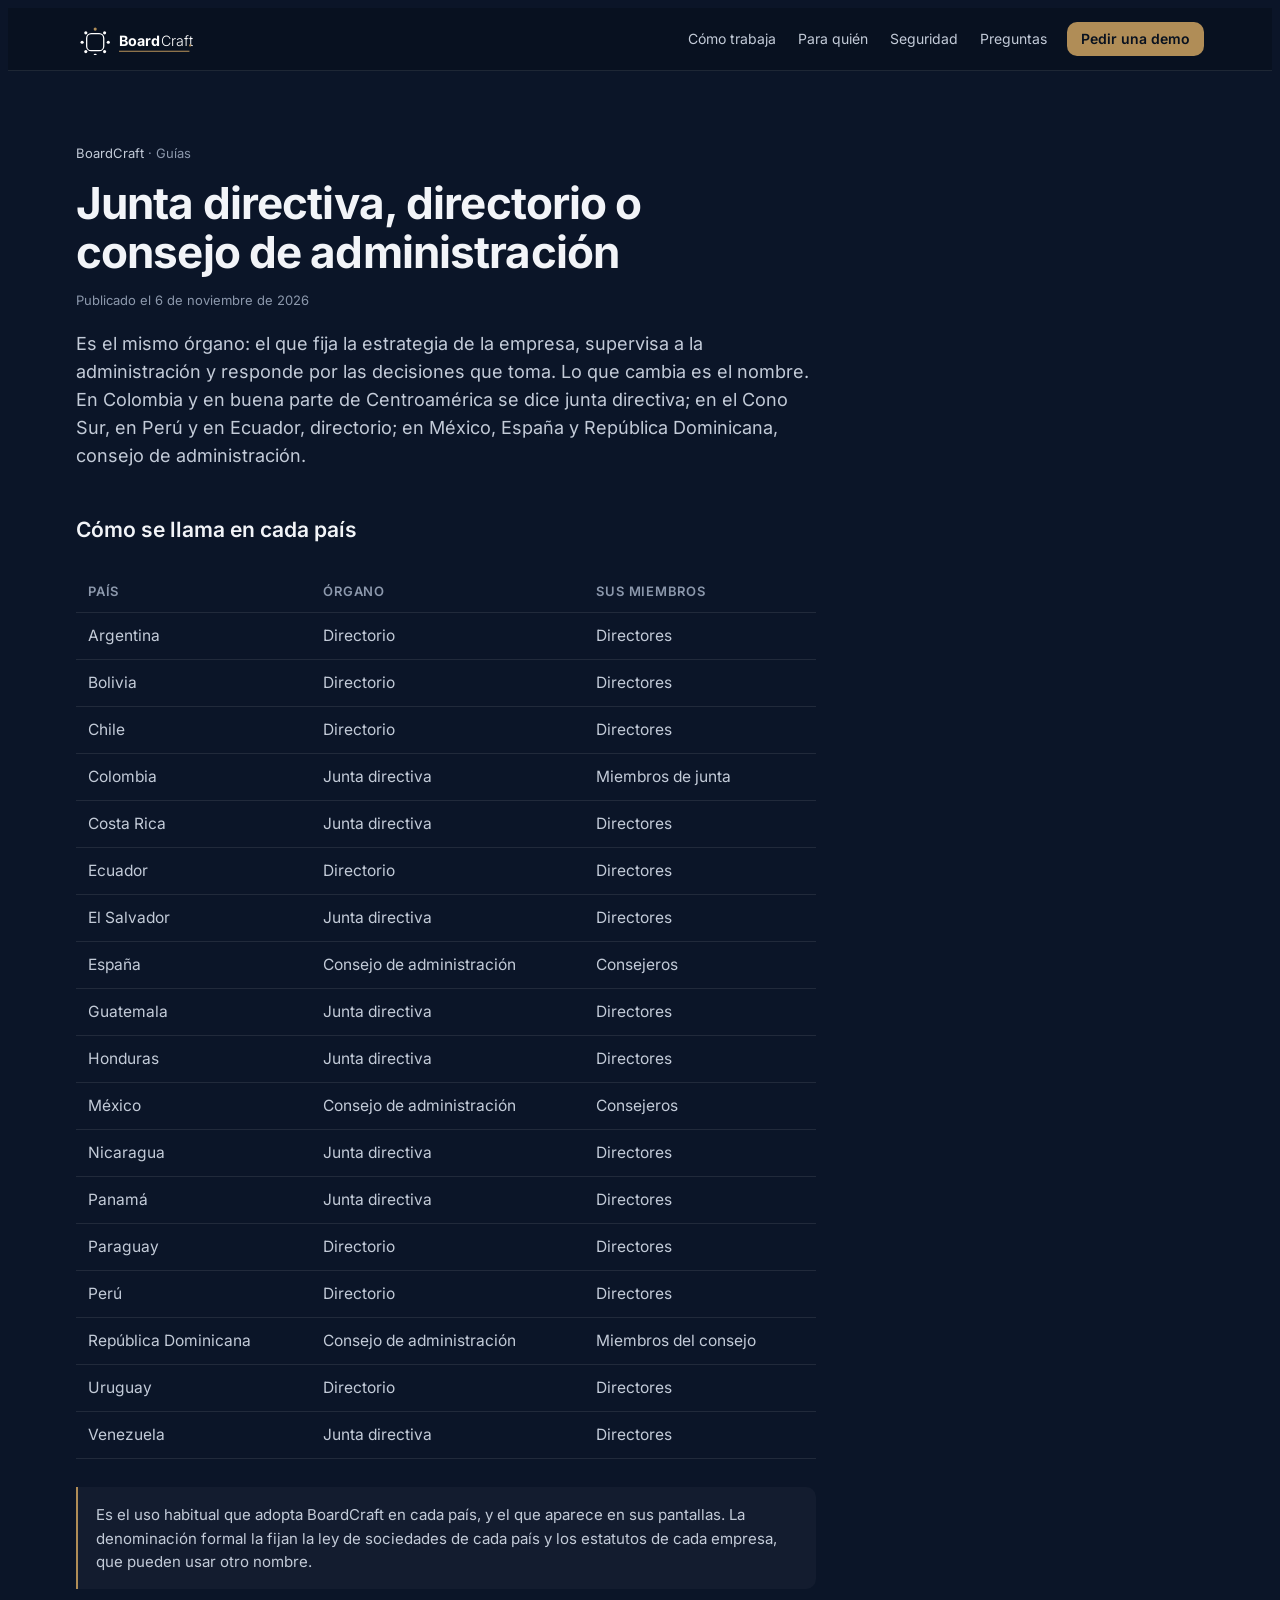
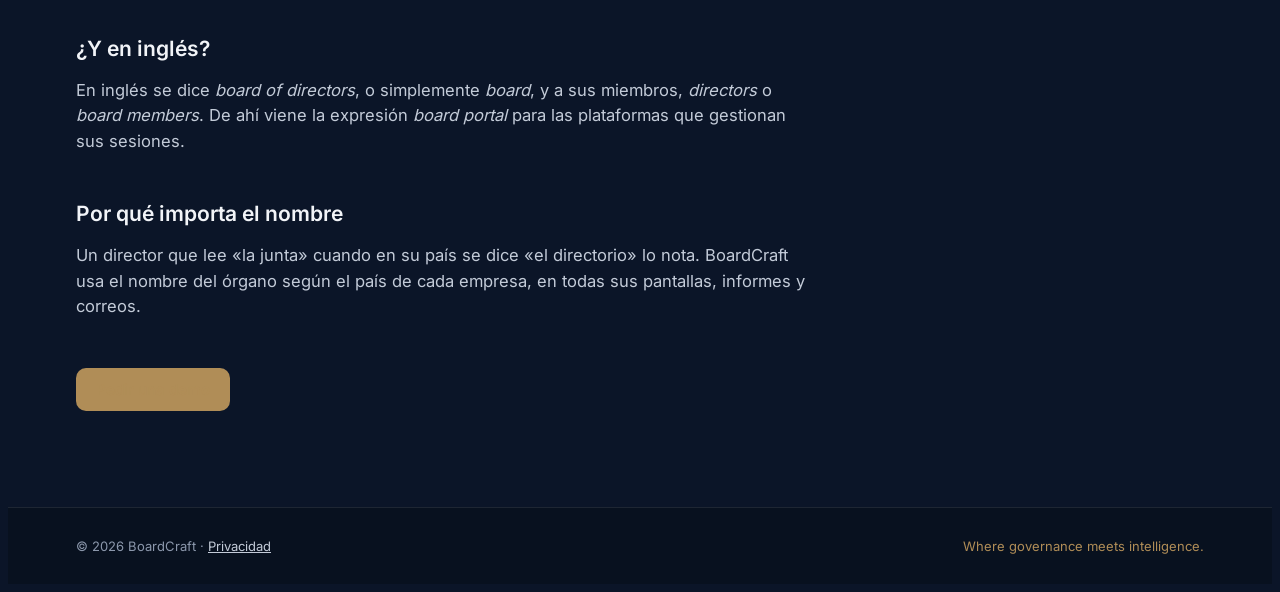
<file: guias/junta-directiva-directorio-o-consejo/index.html>
<!doctype html>
<html lang="es">
<head>
<meta charset="utf-8">
<meta name="viewport" content="width=device-width, initial-scale=1, viewport-fit=cover">
<title>Junta directiva, directorio o consejo de administración: cómo se llama en cada país · BoardCraft</title>
<meta name="description" content="El órgano que dirige una empresa cambia de nombre según el país: junta directiva, directorio o consejo de administración. Tabla por país, con el nombre de sus miembros.">
<meta name="robots" content="index, follow, max-image-preview:large">
<meta name="theme-color" content="#08111F">
<link rel="icon" href="/favicon.svg" type="image/svg+xml">
<link rel="canonical" href="https://getboardcraft.com/guias/junta-directiva-directorio-o-consejo/">
<meta property="og:type" content="article">
<meta property="og:url" content="https://getboardcraft.com/guias/junta-directiva-directorio-o-consejo/">
<meta property="og:site_name" content="BoardCraft">
<meta property="og:title" content="Junta directiva, directorio o consejo de administración: cómo se llama en cada país · BoardCraft">
<meta property="og:description" content="El órgano que dirige una empresa cambia de nombre según el país: junta directiva, directorio o consejo de administración. Tabla por país, con el nombre de sus miembros.">
<meta property="og:image" content="https://getboardcraft.com/og.png">
<meta property="og:image:width" content="1200"><meta property="og:image:height" content="630">
<meta property="og:locale" content="es_LA">
<meta name="twitter:card" content="summary_large_image">
<script type="application/ld+json">
[
 {
  "@context": "https://schema.org",
  "@type": "Article",
  "headline": "Junta directiva, directorio o consejo de administración",
  "description": "El órgano que dirige una empresa cambia de nombre según el país: junta directiva, directorio o consejo de administración. Tabla por país, con el nombre de sus miembros.",
  "inLanguage": "es",
  "datePublished": "2026-11-06",
  "dateModified": "2026-11-06",
  "url": "https://getboardcraft.com/guias/junta-directiva-directorio-o-consejo/",
  "mainEntityOfPage": "https://getboardcraft.com/guias/junta-directiva-directorio-o-consejo/",
  "author": {
   "@type": "Organization",
   "name": "BoardCraft",
   "url": "https://getboardcraft.com/"
  },
  "publisher": {
   "@type": "Organization",
   "name": "BoardCraft",
   "url": "https://getboardcraft.com/",
   "logo": {
    "@type": "ImageObject",
    "url": "https://getboardcraft.com/favicon.svg"
   }
  }
 },
 {
  "@context": "https://schema.org",
  "@type": "BreadcrumbList",
  "itemListElement": [
   {
    "@type": "ListItem",
    "position": 1,
    "name": "BoardCraft",
    "item": "https://getboardcraft.com/"
   },
   {
    "@type": "ListItem",
    "position": 2,
    "name": "Junta directiva, directorio o consejo de administración",
    "item": "https://getboardcraft.com/guias/junta-directiva-directorio-o-consejo/"
   }
  ]
 }
]
</script>
<link rel="stylesheet" href="/assets/sitio.css">
</head>
<body>
<header class="top">
  <div class="wrap">
    <a href="/" class="logo-link" aria-label="BoardCraft, ir a la página principal"><svg class="logo" viewBox="6 6 332 90" role="img" aria-label="BoardCraft" xmlns="http://www.w3.org/2000/svg">
      <g transform="translate(12,12) scale(0.8)">
        <rect x="30" y="30" width="60" height="60" rx="16" fill="none" stroke="currentColor" stroke-width="4.5"/>
        <circle cx="60" cy="14" r="5.5" fill="#B08D57"/>
        <circle cx="93" cy="27" r="5.5" fill="currentColor"/><circle cx="106" cy="60" r="5.5" fill="currentColor"/>
        <circle cx="93" cy="93" r="5.5" fill="currentColor"/><circle cx="60" cy="106" r="5.5" fill="currentColor"/>
        <circle cx="27" cy="93" r="5.5" fill="currentColor"/><circle cx="14" cy="60" r="5.5" fill="currentColor"/>
        <circle cx="27" cy="27" r="5.5" fill="currentColor"/>
      </g>
      <text x="126" y="72" font-size="40" letter-spacing="0.5" font-family="Inter,'Helvetica Neue',Arial,sans-serif" fill="currentColor"><tspan font-weight="700">Board</tspan><tspan font-weight="300">Craft</tspan></text>
      <circle cx="327" cy="69" r="3" fill="#B08D57"/>
      <rect x="127" y="84" width="198" height="3" fill="#B08D57"/>
    </svg></a>
    <div class="top-actions">
      <nav aria-label="Secciones"><a href="/#punto">Cómo trabaja</a><a href="/#roles">Para quién</a><a href="/#seguridad">Seguridad</a><a href="/#preguntas">Preguntas</a></nav>
      <a class="btn sm" href="/#contacto">Pedir una demo</a>
    </div>
  </div>
</header>
<main class="guia">
  <div class="wrap">
    <article>
      <nav class="migas" aria-label="Ubicación"><a href="/">BoardCraft</a> · Guías</nav>
      <h1>Junta directiva, directorio o consejo de administración</h1>
      <p class="fecha">Publicado el 6 de noviembre de 2026</p>

<p class="lead">Es el mismo órgano: el que fija la estrategia de la empresa, supervisa a la administración y responde por las decisiones que toma. Lo que cambia es el nombre. En Colombia y en buena parte de Centroamérica se dice junta directiva; en el Cono Sur, en Perú y en Ecuador, directorio; en México, España y República Dominicana, consejo de administración.</p>

<h2>Cómo se llama en cada país</h2>
<table>
<thead><tr><th>País</th><th>Órgano</th><th>Sus miembros</th></tr></thead>
<tbody>
<tr><td>Argentina</td><td>Directorio</td><td>Directores</td></tr>
<tr><td>Bolivia</td><td>Directorio</td><td>Directores</td></tr>
<tr><td>Chile</td><td>Directorio</td><td>Directores</td></tr>
<tr><td>Colombia</td><td>Junta directiva</td><td>Miembros de junta</td></tr>
<tr><td>Costa Rica</td><td>Junta directiva</td><td>Directores</td></tr>
<tr><td>Ecuador</td><td>Directorio</td><td>Directores</td></tr>
<tr><td>El Salvador</td><td>Junta directiva</td><td>Directores</td></tr>
<tr><td>España</td><td>Consejo de administración</td><td>Consejeros</td></tr>
<tr><td>Guatemala</td><td>Junta directiva</td><td>Directores</td></tr>
<tr><td>Honduras</td><td>Junta directiva</td><td>Directores</td></tr>
<tr><td>México</td><td>Consejo de administración</td><td>Consejeros</td></tr>
<tr><td>Nicaragua</td><td>Junta directiva</td><td>Directores</td></tr>
<tr><td>Panamá</td><td>Junta directiva</td><td>Directores</td></tr>
<tr><td>Paraguay</td><td>Directorio</td><td>Directores</td></tr>
<tr><td>Perú</td><td>Directorio</td><td>Directores</td></tr>
<tr><td>República Dominicana</td><td>Consejo de administración</td><td>Miembros del consejo</td></tr>
<tr><td>Uruguay</td><td>Directorio</td><td>Directores</td></tr>
<tr><td>Venezuela</td><td>Junta directiva</td><td>Directores</td></tr>
</tbody>
</table>
<p class="nota">Es el uso habitual que adopta BoardCraft en cada país, y el que aparece en sus pantallas. La denominación formal la fijan la ley de sociedades de cada país y los estatutos de cada empresa, que pueden usar otro nombre.</p>

<h2>¿Y en inglés?</h2>
<p>En inglés se dice <i>board of directors</i>, o simplemente <i>board</i>, y a sus miembros, <i>directors</i> o <i>board members</i>. De ahí viene la expresión <i>board portal</i> para las plataformas que gestionan sus sesiones.</p>

<h2>Por qué importa el nombre</h2>
<p>Un director que lee «la junta» cuando en su país se dice «el directorio» lo nota. BoardCraft usa el nombre del órgano según el país de cada empresa, en todas sus pantallas, informes y correos.</p>

      <p class="cta"><a class="btn" href="/#contacto">Pedir una demo</a></p>
    </article>
  </div>
</main>
<footer>
  <div class="wrap">
    <span>© 2026 BoardCraft · <a href="/#privacidad">Privacidad</a></span>
    <em>Where governance meets intelligence.</em>
  </div>
</footer>
</body>
</html>
</file>
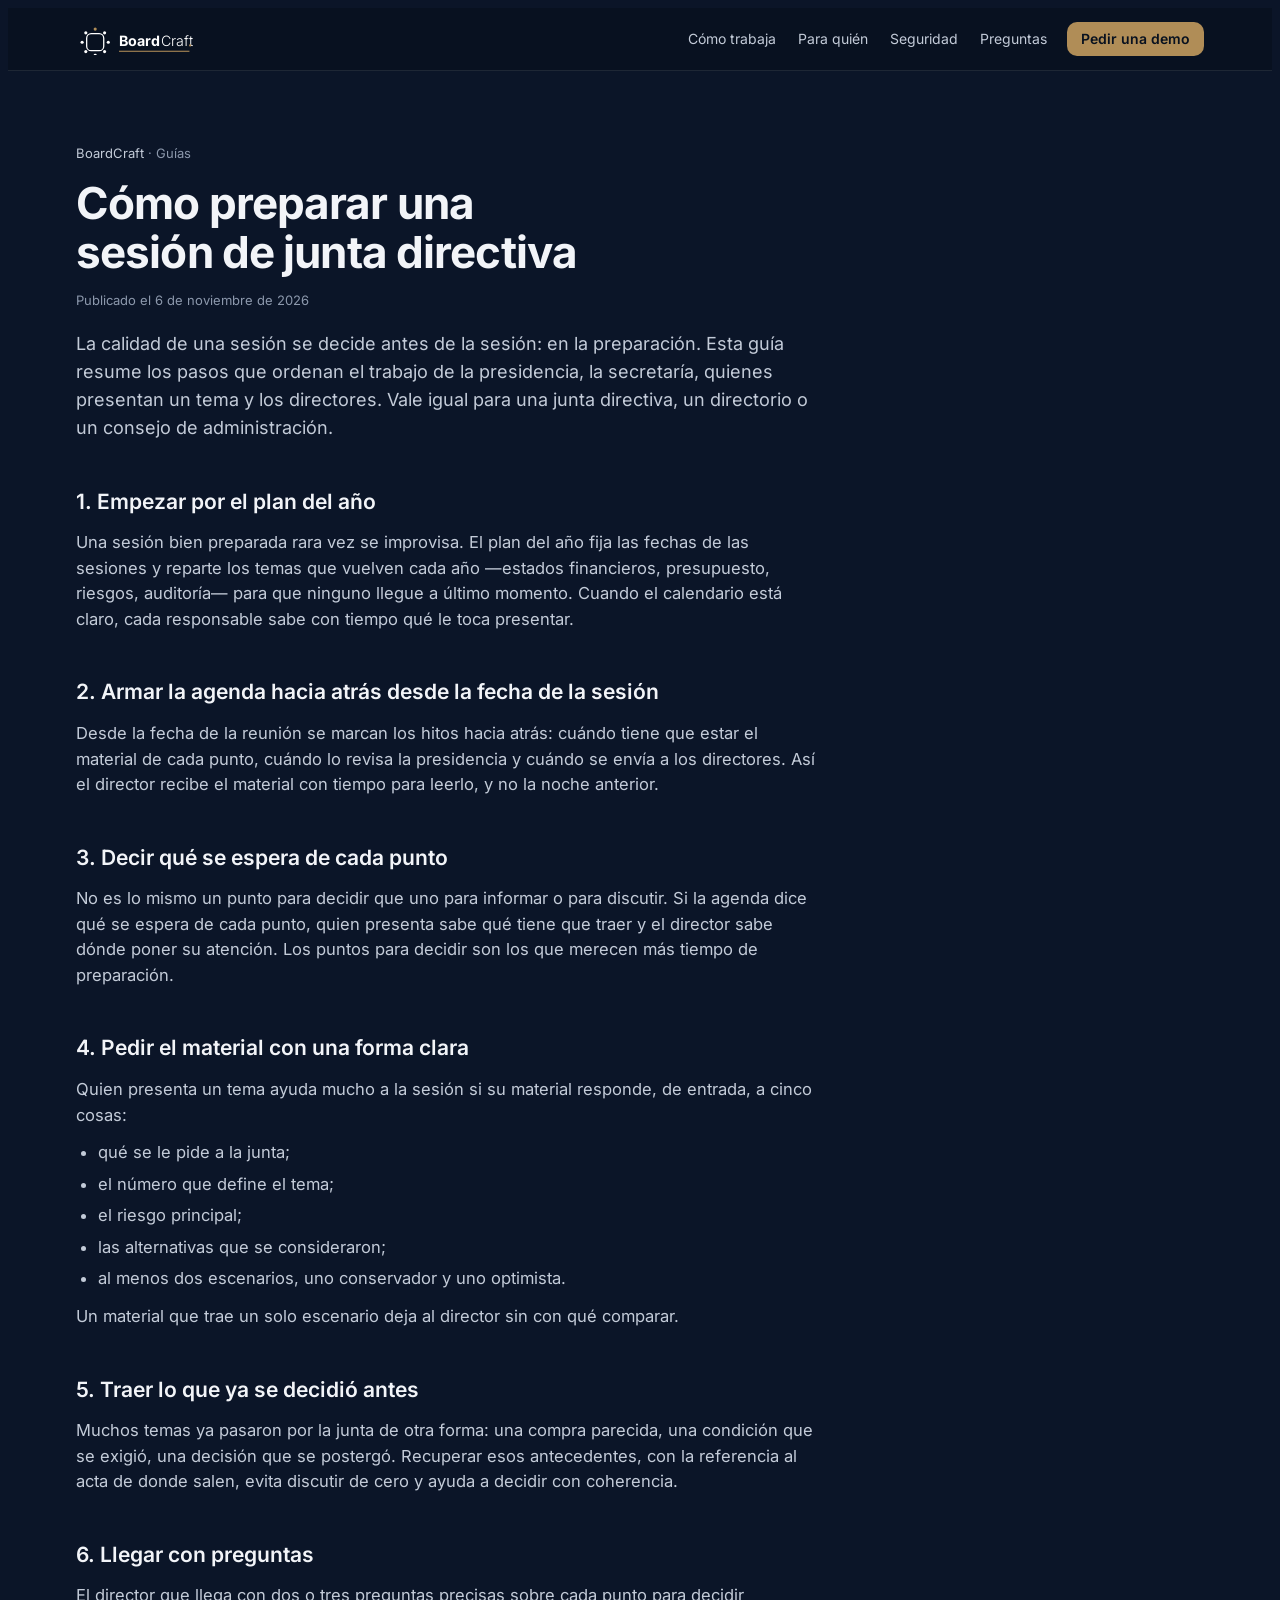
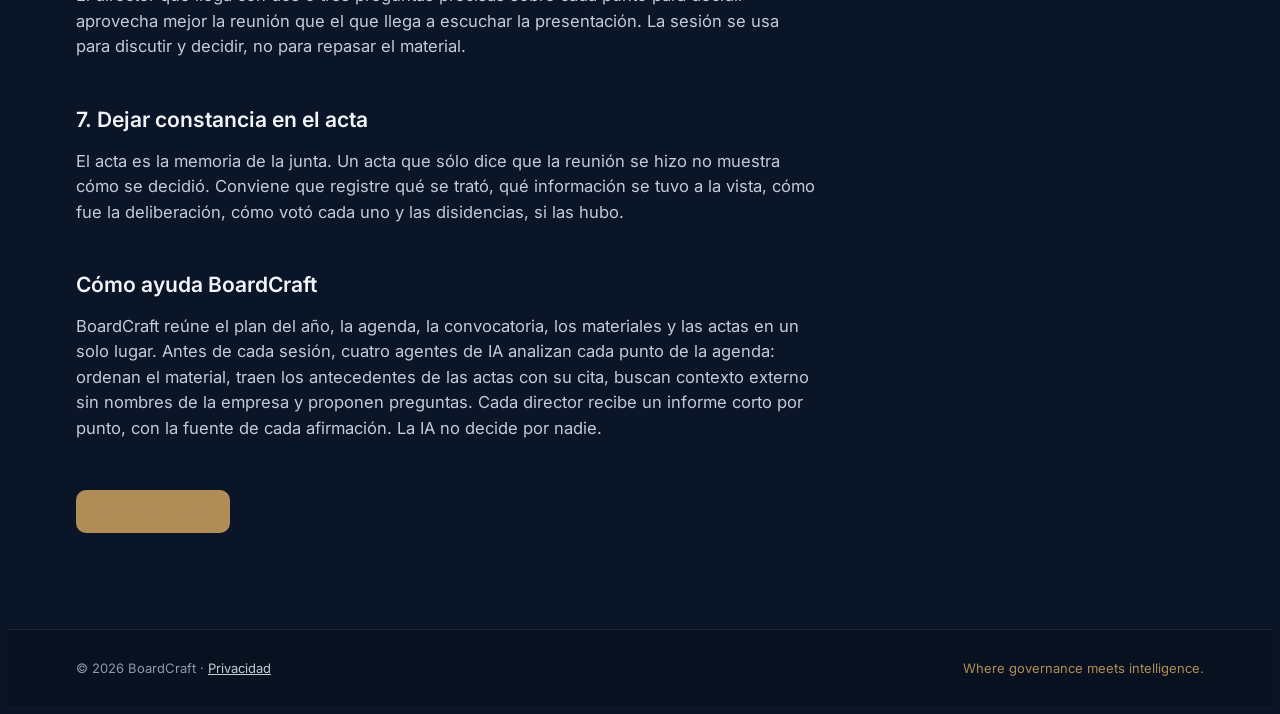
<file: guias/preparar-una-sesion-de-junta-directiva/index.html>
<!doctype html>
<html lang="es">
<head>
<meta charset="utf-8">
<meta name="viewport" content="width=device-width, initial-scale=1, viewport-fit=cover">
<title>Cómo preparar una sesión de junta directiva: guía práctica · BoardCraft</title>
<meta name="description" content="Guía práctica para preparar una sesión de junta directiva, directorio o consejo: plan anual, agenda hacia atrás, qué se espera de cada punto, material, antecedentes, preguntas y acta.">
<meta name="robots" content="index, follow, max-image-preview:large">
<meta name="theme-color" content="#08111F">
<link rel="icon" href="/favicon.svg" type="image/svg+xml">
<link rel="canonical" href="https://getboardcraft.com/guias/preparar-una-sesion-de-junta-directiva/">
<meta property="og:type" content="article">
<meta property="og:url" content="https://getboardcraft.com/guias/preparar-una-sesion-de-junta-directiva/">
<meta property="og:site_name" content="BoardCraft">
<meta property="og:title" content="Cómo preparar una sesión de junta directiva: guía práctica · BoardCraft">
<meta property="og:description" content="Guía práctica para preparar una sesión de junta directiva, directorio o consejo: plan anual, agenda hacia atrás, qué se espera de cada punto, material, antecedentes, preguntas y acta.">
<meta property="og:image" content="https://getboardcraft.com/og.png">
<meta property="og:image:width" content="1200"><meta property="og:image:height" content="630">
<meta property="og:locale" content="es_LA">
<meta name="twitter:card" content="summary_large_image">
<script type="application/ld+json">
[
 {
  "@context": "https://schema.org",
  "@type": "Article",
  "headline": "Cómo preparar una sesión de junta directiva",
  "description": "Guía práctica para preparar una sesión de junta directiva, directorio o consejo: plan anual, agenda hacia atrás, qué se espera de cada punto, material, antecedentes, preguntas y acta.",
  "inLanguage": "es",
  "datePublished": "2026-11-06",
  "dateModified": "2026-11-06",
  "url": "https://getboardcraft.com/guias/preparar-una-sesion-de-junta-directiva/",
  "mainEntityOfPage": "https://getboardcraft.com/guias/preparar-una-sesion-de-junta-directiva/",
  "author": {
   "@type": "Organization",
   "name": "BoardCraft",
   "url": "https://getboardcraft.com/"
  },
  "publisher": {
   "@type": "Organization",
   "name": "BoardCraft",
   "url": "https://getboardcraft.com/",
   "logo": {
    "@type": "ImageObject",
    "url": "https://getboardcraft.com/favicon.svg"
   }
  }
 },
 {
  "@context": "https://schema.org",
  "@type": "BreadcrumbList",
  "itemListElement": [
   {
    "@type": "ListItem",
    "position": 1,
    "name": "BoardCraft",
    "item": "https://getboardcraft.com/"
   },
   {
    "@type": "ListItem",
    "position": 2,
    "name": "Cómo preparar una sesión de junta directiva",
    "item": "https://getboardcraft.com/guias/preparar-una-sesion-de-junta-directiva/"
   }
  ]
 }
]
</script>
<link rel="stylesheet" href="/assets/sitio.css">
</head>
<body>
<header class="top">
  <div class="wrap">
    <a href="/" class="logo-link" aria-label="BoardCraft, ir a la página principal"><svg class="logo" viewBox="6 6 332 90" role="img" aria-label="BoardCraft" xmlns="http://www.w3.org/2000/svg">
      <g transform="translate(12,12) scale(0.8)">
        <rect x="30" y="30" width="60" height="60" rx="16" fill="none" stroke="currentColor" stroke-width="4.5"/>
        <circle cx="60" cy="14" r="5.5" fill="#B08D57"/>
        <circle cx="93" cy="27" r="5.5" fill="currentColor"/><circle cx="106" cy="60" r="5.5" fill="currentColor"/>
        <circle cx="93" cy="93" r="5.5" fill="currentColor"/><circle cx="60" cy="106" r="5.5" fill="currentColor"/>
        <circle cx="27" cy="93" r="5.5" fill="currentColor"/><circle cx="14" cy="60" r="5.5" fill="currentColor"/>
        <circle cx="27" cy="27" r="5.5" fill="currentColor"/>
      </g>
      <text x="126" y="72" font-size="40" letter-spacing="0.5" font-family="Inter,'Helvetica Neue',Arial,sans-serif" fill="currentColor"><tspan font-weight="700">Board</tspan><tspan font-weight="300">Craft</tspan></text>
      <circle cx="327" cy="69" r="3" fill="#B08D57"/>
      <rect x="127" y="84" width="198" height="3" fill="#B08D57"/>
    </svg></a>
    <div class="top-actions">
      <nav aria-label="Secciones"><a href="/#punto">Cómo trabaja</a><a href="/#roles">Para quién</a><a href="/#seguridad">Seguridad</a><a href="/#preguntas">Preguntas</a></nav>
      <a class="btn sm" href="/#contacto">Pedir una demo</a>
    </div>
  </div>
</header>
<main class="guia">
  <div class="wrap">
    <article>
      <nav class="migas" aria-label="Ubicación"><a href="/">BoardCraft</a> · Guías</nav>
      <h1>Cómo preparar una sesión de junta directiva</h1>
      <p class="fecha">Publicado el 6 de noviembre de 2026</p>

<p class="lead">La calidad de una sesión se decide antes de la sesión: en la preparación. Esta guía resume los pasos que ordenan el trabajo de la presidencia, la secretaría, quienes presentan un tema y los directores. Vale igual para una junta directiva, un directorio o un consejo de administración.</p>

<h2>1. Empezar por el plan del año</h2>
<p>Una sesión bien preparada rara vez se improvisa. El plan del año fija las fechas de las sesiones y reparte los temas que vuelven cada año —estados financieros, presupuesto, riesgos, auditoría— para que ninguno llegue a último momento. Cuando el calendario está claro, cada responsable sabe con tiempo qué le toca presentar.</p>

<h2>2. Armar la agenda hacia atrás desde la fecha de la sesión</h2>
<p>Desde la fecha de la reunión se marcan los hitos hacia atrás: cuándo tiene que estar el material de cada punto, cuándo lo revisa la presidencia y cuándo se envía a los directores. Así el director recibe el material con tiempo para leerlo, y no la noche anterior.</p>

<h2>3. Decir qué se espera de cada punto</h2>
<p>No es lo mismo un punto para decidir que uno para informar o para discutir. Si la agenda dice qué se espera de cada punto, quien presenta sabe qué tiene que traer y el director sabe dónde poner su atención. Los puntos para decidir son los que merecen más tiempo de preparación.</p>

<h2>4. Pedir el material con una forma clara</h2>
<p>Quien presenta un tema ayuda mucho a la sesión si su material responde, de entrada, a cinco cosas:</p>
<ul>
<li>qué se le pide a la junta;</li>
<li>el número que define el tema;</li>
<li>el riesgo principal;</li>
<li>las alternativas que se consideraron;</li>
<li>al menos dos escenarios, uno conservador y uno optimista.</li>
</ul>
<p>Un material que trae un solo escenario deja al director sin con qué comparar.</p>

<h2>5. Traer lo que ya se decidió antes</h2>
<p>Muchos temas ya pasaron por la junta de otra forma: una compra parecida, una condición que se exigió, una decisión que se postergó. Recuperar esos antecedentes, con la referencia al acta de donde salen, evita discutir de cero y ayuda a decidir con coherencia.</p>

<h2>6. Llegar con preguntas</h2>
<p>El director que llega con dos o tres preguntas precisas sobre cada punto para decidir aprovecha mejor la reunión que el que llega a escuchar la presentación. La sesión se usa para discutir y decidir, no para repasar el material.</p>

<h2>7. Dejar constancia en el acta</h2>
<p>El acta es la memoria de la junta. Un acta que sólo dice que la reunión se hizo no muestra cómo se decidió. Conviene que registre qué se trató, qué información se tuvo a la vista, cómo fue la deliberación, cómo votó cada uno y las disidencias, si las hubo.</p>

<h2>Cómo ayuda BoardCraft</h2>
<p>BoardCraft reúne el plan del año, la agenda, la convocatoria, los materiales y las actas en un solo lugar. Antes de cada sesión, cuatro agentes de IA analizan cada punto de la agenda: ordenan el material, traen los antecedentes de las actas con su cita, buscan contexto externo sin nombres de la empresa y proponen preguntas. Cada director recibe un informe corto por punto, con la fuente de cada afirmación. La IA no decide por nadie.</p>

      <p class="cta"><a class="btn" href="/#contacto">Pedir una demo</a></p>
    </article>
  </div>
</main>
<footer>
  <div class="wrap">
    <span>© 2026 BoardCraft · <a href="/#privacidad">Privacidad</a></span>
    <em>Where governance meets intelligence.</em>
  </div>
</footer>
</body>
</html>
</file>
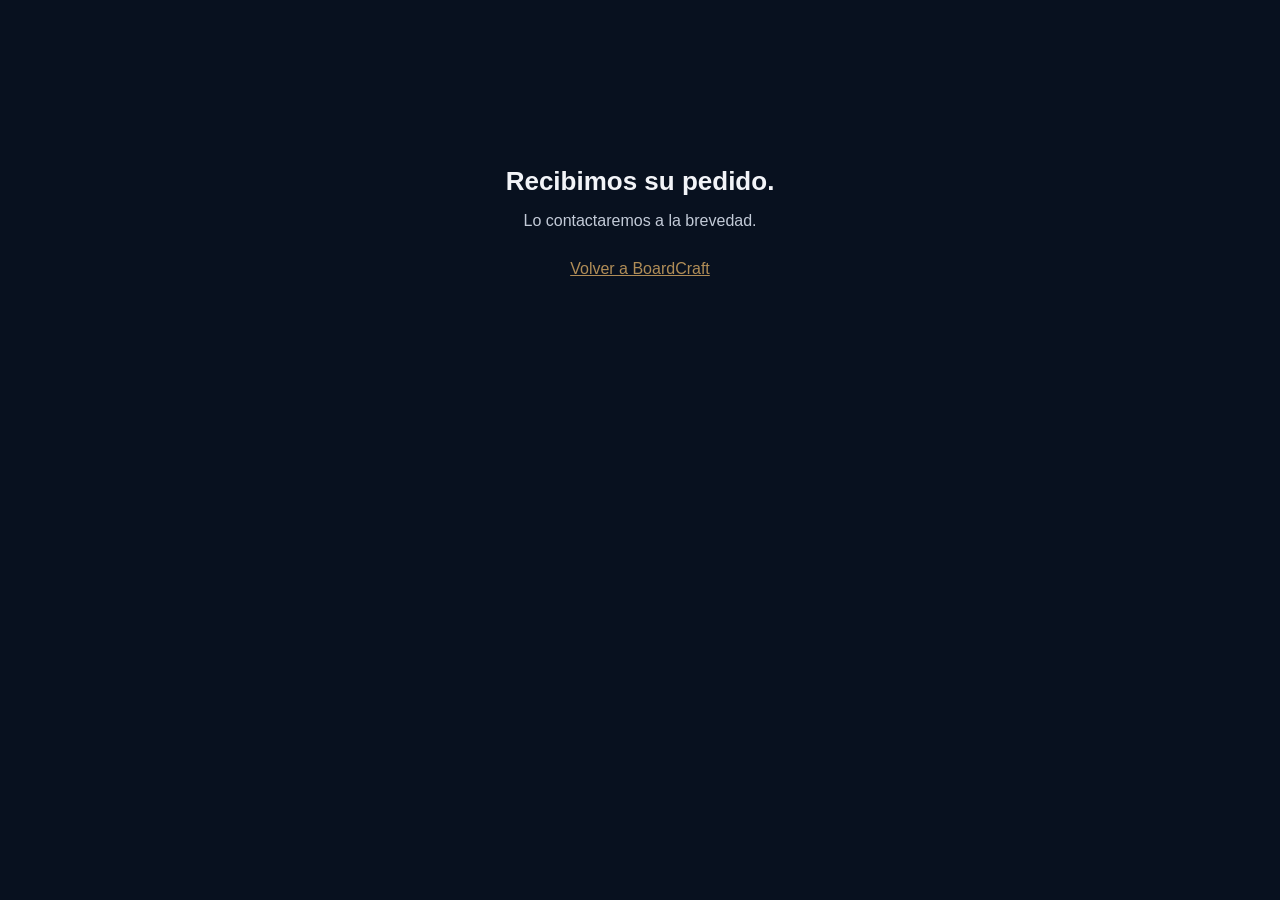
<file: gracias.html>
<!DOCTYPE html>
<html lang="es"><head><meta charset="utf-8"><meta name="viewport" content="width=device-width, initial-scale=1">
<meta name="robots" content="noindex, nofollow"><title>Pedido recibido · BoardCraft</title>
<style>html,body{margin:0;background:#08111F;color:#F2F4F8;font:16px/1.5 'Helvetica Neue',Arial,sans-serif}
main{max-width:560px;margin:18vh auto;padding:0 24px;text-align:center}h1{font-size:26px;margin:0 0 8px}p{color:#C3CBD8;margin:0}a{color:#B08D57}</style></head>
<body><main><h1>Recibimos su pedido.</h1><p>Lo contactaremos a la brevedad.</p><p style="margin-top:24px"><a href="/" target="_top">Volver a BoardCraft</a></p></main></body></html>
</file>
<file: assets/sitio.css>
/* Inter (SIL Open Font License 1.1), alojada en el propio sitio */
@font-face{font-family:'Inter';font-style:normal;font-weight:300;font-display:swap;src:url(/assets/inter-300.woff2) format('woff2')}
@font-face{font-family:'Inter';font-style:normal;font-weight:400;font-display:swap;src:url(/assets/inter-400.woff2) format('woff2')}
@font-face{font-family:'Inter';font-style:normal;font-weight:500;font-display:swap;src:url(/assets/inter-500.woff2) format('woff2')}
@font-face{font-family:'Inter';font-style:normal;font-weight:600;font-display:swap;src:url(/assets/inter-600.woff2) format('woff2')}
@font-face{font-family:'Inter';font-style:normal;font-weight:700;font-display:swap;src:url(/assets/inter-700.woff2) format('woff2')}

/* Inter (SIL Open Font License 1.1), embebida: la visita no consulta a terceros */





/* Layout: página oscura de una sola columna (1160px). Portada a pantalla con la mesa animada; luego bandas azul marino que alternan profundidad; el panel del tema de agenda y las fichas de rol son las únicas superficies claras o elevadas. Diseño deliberadamente oscuro: no sigue el tema del visor. */
:root{
  --deep:#08111F; --night:#0B1528; --navy:#16284A; --navy-2:#1F3560;
  --surface:#111F38; --surface-2:#172A4A; --edge:rgba(255,255,255,.09); --edge-2:rgba(255,255,255,.16);
  --fg:#F2F4F8; --fg-2:#C3CBD8; --muted:#8C98AC;
  --gold:#B08D57; --gold-hi:#B08D57; --gold-glow:rgba(176,141,87,.22);
  --paper:#FFFFFF; --paper-2:#F4F6F9; --line:#E6E8EC; --ink:#16284A; --ink-2:#4A5568; --slate:#6B7686;
  --font:'Inter','Helvetica Neue',Arial,sans-serif;
  color-scheme:dark;
}
*{box-sizing:border-box}
html{scroll-behavior:smooth}
body{background:var(--night);color:var(--fg);font-family:var(--font);font-size:16px;line-height:1.55;-webkit-font-smoothing:antialiased}
body::before{content:"";position:fixed;inset:0 0 auto;height:env(safe-area-inset-top,0px);z-index:10;background:var(--deep)}
.wrap{max-width:1160px;margin:0 auto;padding-left:max(16px,env(safe-area-inset-left,0px));padding-right:max(16px,env(safe-area-inset-right,0px))}
h1,h2,h3{margin:0;text-wrap:balance}
p{margin:0}
a{color:inherit}
:focus-visible{outline:2px solid var(--gold-hi);outline-offset:3px;border-radius:4px}
.eyebrow{font-size:12px;font-weight:600;letter-spacing:.14em;text-transform:uppercase;color:var(--gold-hi);display:flex;align-items:center;gap:10px}
.eyebrow::before{content:"";width:8px;height:8px;border-radius:50%;background:var(--gold)}
.btn{display:inline-flex;align-items:center;gap:8px;font:600 15px/1 var(--font);padding:14px 20px;border-radius:10px;border:0;background:var(--gold);color:var(--deep);text-decoration:none;cursor:pointer;transition:background .2s cubic-bezier(.2,.8,.2,1),transform .2s}
.btn:hover{background:#9A7A49}
.btn.sm{padding:10px 14px;font-size:14px}
.btn.ghost{background:transparent;color:var(--fg);border:1px solid var(--edge-2)}
.btn.ghost:hover{background:rgba(255,255,255,.06)}

/* Encabezado */
header.top{position:sticky;top:env(safe-area-inset-top,0px);z-index:5;background:rgba(8,17,31,.78);backdrop-filter:blur(10px);border-bottom:1px solid var(--edge)}
.top .wrap{display:flex;align-items:center;justify-content:space-between;gap:16px;padding-block:14px;flex-wrap:wrap}
.logo{display:block;height:32px;width:auto;color:#fff}
.top-actions{display:flex;align-items:center;gap:20px;flex-wrap:wrap}
.top nav{display:flex;gap:22px;font-size:14px}
.top nav a{color:var(--fg-2);text-decoration:none}
.top nav a:hover{color:#fff}
.pais{display:flex;align-items:center;gap:8px;font-size:13px;color:var(--muted)}
.pais select{font:inherit;font-size:13px;color:var(--fg);background:var(--surface);border:1px solid var(--edge-2);border-radius:6px;padding:6px 8px}

/* Portada */
.hero{position:relative;overflow:hidden;background:
  radial-gradient(900px 600px at 72% 42%,var(--gold-glow),transparent 62%),
  radial-gradient(1200px 700px at 10% 110%,rgba(31,53,96,.55),transparent 60%),
  linear-gradient(180deg,var(--deep),var(--night))}
.hero .wrap{display:grid;grid-template-columns:1fr 1fr;gap:32px;align-items:center;padding-block:56px 72px;min-height:min(760px,calc(100svh - 64px))}
.hero .wrap > *{min-width:0}
.hero h1{font-size:clamp(36px,4.8vw,60px);line-height:1.04;letter-spacing:-.025em;font-weight:700;margin-top:20px}
.hero h1 .light{font-weight:300;color:var(--fg-2)}
.hero .lead{font-size:19px;color:var(--fg-2);margin-top:24px;max-width:31em}
.hero .ctas{display:flex;gap:12px;margin-top:34px;flex-wrap:wrap}
.nota-pais{margin-top:22px;font-size:13px;color:var(--muted)}

/* La mesa animada (base: propuesta de Gemini; movimientos con transform para que funcionen en todos los navegadores, Safari incluido) */
.mesa-wrap{position:relative;width:100%;max-width:600px;aspect-ratio:1/1;justify-self:center}
.mesa-wrap svg{position:absolute;inset:0;width:100%;height:100%;overflow:visible}
.m-mesa{fill:#16284A;stroke:#FFFFFF;stroke-width:3.5}
.m-asiento{fill:rgba(255,255,255,.6)}
.m-oro{fill:#B08D57}
.m-esfera{fill:#B08D57;opacity:0}
.m-nombre{opacity:0}
.m-board{font-family:Inter,'Helvetica Neue',Arial,sans-serif;font-weight:700;fill:#FFFFFF}
.m-craft{font-family:Inter,'Helvetica Neue',Arial,sans-serif;font-weight:300;fill:#FFFFFF}
@media (prefers-reduced-motion:no-preference){
  .m-orbita{transform-origin:100px 100px;animation:m-gira 14s ease-in-out infinite}
  .m-esfera{animation:m-converge 14s cubic-bezier(.4,0,.2,1) infinite}
  .m-nombre{animation:m-aparece 14s ease-in-out infinite}
}
@media (prefers-reduced-motion:reduce){ .m-nombre{opacity:1} }
@keyframes m-gira{0%{transform:rotate(0deg)}40%,100%{transform:rotate(360deg)}}
@keyframes m-converge{
  0%,40%{transform:translate(var(--dx),var(--dy));opacity:0}
  42%{opacity:1}
  54%{transform:translate(0px,0px);opacity:1}
  55%,100%{transform:translate(0px,0px);opacity:0}
}
@keyframes m-aparece{0%,53%{opacity:0}58%,82%{opacity:1}88%,100%{opacity:0}}

/* Secciones */
section.s .wrap{padding-block:96px}
section.s.alt{background:var(--deep);border-block:1px solid var(--edge)}
.s-head{max-width:740px}
.s-head h2{font-size:clamp(28px,3.2vw,40px);line-height:1.12;letter-spacing:-.02em;font-weight:700;margin-top:16px}
.s-head p{font-size:17px;color:var(--fg-2);margin-top:16px}

/* Panel del tema de agenda */
.win{margin-top:48px;border-radius:16px;background:var(--paper);color:var(--ink);overflow:hidden;box-shadow:0 40px 90px rgba(0,0,0,.5),0 0 0 1px rgba(255,255,255,.06)}
.chrome{display:flex;gap:8px;align-items:center;padding:11px 16px;border-bottom:1px solid var(--line);background:var(--paper-2)}
.chrome i{width:10px;height:10px;border-radius:50%;background:#D5DAE2}
.chrome span{margin-left:10px;font-size:12px;color:var(--slate);white-space:nowrap;overflow:hidden;text-overflow:ellipsis}
.app{display:grid;grid-template-columns:250px 1fr}
.side{border-right:1px solid var(--line);padding:20px 14px;background:#FBFCFD}
.side .k{font-size:11px;font-weight:600;letter-spacing:.1em;text-transform:uppercase;color:var(--slate);padding:0 8px}
.side ol{list-style:none;margin:10px 0 0;padding:0;display:grid;gap:4px}
.side li{display:flex;gap:10px;align-items:center;padding:9px 8px;border-radius:8px;font-size:13.5px;color:var(--ink-2)}
.side li .d{width:8px;height:8px;border-radius:50%;background:#C9CFD8;flex:none}
.side li.ok .d{background:var(--navy)}
.side li.on{background:rgba(176,141,87,.13);color:var(--ink);font-weight:600}
.side li.on .d{background:var(--gold)}
.main{padding:24px 28px;min-width:0}
.main .m{font-size:12px;color:var(--slate);display:flex;gap:8px;align-items:center;flex-wrap:wrap}
.tag{font-size:11px;font-weight:600;letter-spacing:.08em;text-transform:uppercase;padding:3px 8px;border-radius:999px;background:rgba(176,141,87,.14);color:#8A6A3B}
.main h3{margin-top:6px;font-size:20px;color:var(--ink)}
.grid4{display:grid;grid-template-columns:1fr 1fr;gap:12px;margin-top:18px}
.cell{border:1px solid var(--line);border-radius:10px;padding:14px 16px;min-width:0}
.cell b{display:block;font-size:12px;color:var(--slate);font-weight:600;margin-bottom:5px}
.cell p{font-size:14px;color:var(--ink-2)}
.cell cite{font-style:normal;color:var(--slate);font-size:12.5px}
.q{margin-top:12px;border-radius:10px;background:var(--navy);color:#fff;padding:16px 18px;font-size:15.5px;font-weight:600;line-height:1.4}
.q span{display:block;font-size:11px;letter-spacing:.1em;text-transform:uppercase;color:var(--gold-hi);margin-bottom:5px}
.audio{display:flex;align-items:center;gap:12px;margin-top:14px;font-size:13px;color:var(--slate)}
.audio .play{width:32px;height:32px;border-radius:50%;background:var(--gold);flex:none;position:relative}
.audio .play::after{content:"";position:absolute;left:13px;top:10px;border-left:9px solid #fff;border-top:6px solid transparent;border-bottom:6px solid transparent}
.audio .bar{flex:1;height:4px;border-radius:2px;background:linear-gradient(90deg,var(--gold) 35%,var(--line) 35%);min-width:40px}
.ejemplo{margin-top:12px;font-size:12.5px;color:var(--muted);text-align:right}


/* Panel interactivo */
.espera{margin-top:4px;font-size:13px;color:var(--slate)}
.side ol li{padding:0}
.side ol li button{all:unset;box-sizing:border-box;display:flex;gap:10px;align-items:center;width:100%;padding:9px 8px;border-radius:8px;cursor:pointer}
.side ol li button:hover{background:#F1F3F6}
.side ol li button:focus-visible{outline:2px solid var(--gold);outline-offset:1px}
.cell{cursor:pointer;position:relative;overflow:hidden;transition:border-color .2s,background .2s;text-align:left;font:inherit;color:inherit;background:#fff}
.cell:hover{border-color:#C9CFD8}
.cell.on{border-color:var(--gold);background:#FBF8F2}
.cell.on b{color:#8A6A3B}
.cell .prog{position:absolute;left:0;bottom:0;height:3px;width:0;background:var(--gold)}
.cell.on.run .prog{animation:prog var(--paso,4.5s) linear forwards}
@keyframes prog{to{width:100%}}
.detalle{margin-top:12px;border-left:3px solid var(--gold);padding:10px 14px;background:var(--paper-2);border-radius:0 10px 10px 0;font-size:14px;color:var(--ink-2);min-height:72px}
.detalle b{display:block;font-size:12px;color:#8A6A3B;margin-bottom:3px}
.detalle cite{display:block;font-style:normal;font-size:12px;color:var(--slate);margin-top:6px}
.q{transition:box-shadow .25s}
.q.on{box-shadow:0 0 0 3px var(--gold)}
.q b{font-weight:600}
.main.cambia{animation:cambia .35s ease}
@keyframes cambia{from{opacity:.25}to{opacity:1}}
.tour{display:flex;gap:14px;align-items:center;flex-wrap:wrap;padding:12px 16px;border-top:1px solid var(--line);background:var(--paper-2)}
.tour-btn{font:600 13px/1 var(--font);padding:9px 12px;border-radius:8px;border:1px solid #C9CFD8;background:#fff;color:var(--ink);cursor:pointer}
.tour-btn:hover{background:#F1F3F6}
.tour-hint{font-size:12.5px;color:var(--slate)}
@media (max-width:900px){
  .app>*{min-width:0}
  .side{display:block!important;border-right:0;border-bottom:1px solid var(--line);padding:12px}
  .side .k{display:none}
  .side ol{display:flex;gap:6px;overflow-x:auto;margin:0}
  .side ol li button{white-space:nowrap;border:1px solid var(--line)}
}


/* Reproductor real */
.audio button.play{border:0;padding:0;cursor:pointer}
.audio button.play:focus-visible{outline:2px solid var(--navy);outline-offset:2px}
.audio .play.on::after{left:10px;top:9px;width:4px;height:14px;border:0;background:#fff;box-shadow:8px 0 0 #fff}
.audio .bar{position:relative;background:var(--line);cursor:pointer;height:6px;border-radius:3px}
.audio .bar i{position:absolute;left:0;top:0;bottom:0;width:0;background:var(--gold);border-radius:3px}
#a-time{font-variant-numeric:tabular-nums;min-width:74px;text-align:right}


/* Recorrido de los agentes */
.flujo-ia{margin-top:44px;border:1px solid var(--edge);border-radius:20px;background:var(--surface);padding:28px}
.fi-grid{display:grid;grid-template-columns:minmax(0,380px) minmax(0,1fr);gap:44px;align-items:center}
.fi-svg svg{width:100%;height:auto;display:block;overflow:visible}
.n{cursor:pointer;outline:none}
.n rect{fill:var(--deep);stroke:var(--edge-2);stroke-width:1.2;transition:stroke .3s,fill .3s}
.n:hover rect{fill:#13213A}
.n.sel rect{stroke:var(--gold);stroke-width:2.2;fill:#152642}
.n:focus-visible rect{stroke:#fff;stroke-width:2}
.n text{font-family:var(--font);pointer-events:none}
.n .t{fill:#fff;font-size:15px;font-weight:600}
.n .s{fill:var(--muted);font-size:11.5px}
.n.sel .s{fill:var(--gold)}
.ln{fill:none;stroke:rgba(255,255,255,.22);stroke-width:1.6}
.dot{fill:var(--gold)}
.fi-lado{min-width:0}
.fi-det .fi-n{font-size:12px;font-weight:600;letter-spacing:.12em;text-transform:uppercase;color:var(--muted)}
.fi-det h4{margin:8px 0 0;color:#fff;font-size:26px;line-height:1.2}
.fi-det .fi-rol{display:block;margin-top:4px;color:var(--gold);font-size:16px;font-weight:600}
.fi-det dl{margin:26px 0 0;display:grid;gap:18px}
.fi-det dt{font-size:11px;font-weight:600;letter-spacing:.12em;text-transform:uppercase;color:var(--muted)}
.fi-det dd{margin:5px 0 0;color:var(--fg-2);font-size:15.5px;line-height:1.6}
.fi-det.cambia{animation:fiIn .35s ease}
@keyframes fiIn{from{opacity:0;transform:translateY(4px)}to{opacity:1;transform:none}}
.fi-ctrl{display:flex;align-items:center;gap:16px;margin-top:30px;padding-top:18px;border-top:1px solid var(--edge)}
.fi-dots{display:flex;gap:8px}
.fi-dots button{width:28px;height:4px;border:0;border-radius:2px;padding:0;background:var(--edge-2);cursor:pointer}
.fi-dots button.on{background:var(--gold)}
.fi-dots button:focus-visible{outline:2px solid #fff;outline-offset:3px}
.fi-pausa{margin-left:auto;font:600 13px/1 var(--font);color:var(--fg-2);background:transparent;border:1px solid var(--edge-2);border-radius:8px;padding:9px 12px;cursor:pointer}
.fi-pausa:hover{color:#fff;border-color:rgba(255,255,255,.3)}
.sub-head{margin-top:56px;max-width:720px}
.sub-head h3{font-size:clamp(20px,2.2vw,26px);color:#fff}
.sub-head p{color:var(--fg-2);margin-top:8px}
.sub-head + .win{margin-top:20px}
@media (max-width:820px){
  .flujo-ia{padding:20px}
  .fi-grid{grid-template-columns:1fr;gap:24px}
  .fi-svg{max-width:340px;margin:0 auto;width:100%}
  .fi-det h4{font-size:22px}
}
@media (prefers-reduced-motion:reduce){ .dot{display:none} .fi-det.cambia{animation:none} }

/* Informe del director */
.lectura{margin-top:22px;display:grid;gap:20px;color:var(--ink)}
.sec-h{display:flex;align-items:baseline;justify-content:space-between;gap:12px;border-bottom:1px solid var(--line);padding-bottom:6px;margin-bottom:8px}
.sec-h h4{margin:0;font-size:11.5px;font-weight:600;letter-spacing:.09em;text-transform:uppercase;color:var(--ink-2)}
.sec-a{font-size:11.5px;color:var(--slate);white-space:nowrap}
.sec p{margin:0;font-size:15px;line-height:1.7}
.sec sup{font-size:10.5px;font-weight:600;color:var(--slate);margin-left:1px;line-height:0}
.sec.off .nobusca{font-size:14px;color:var(--slate);font-style:italic}
.pregs{margin:0;padding-left:20px;display:grid;gap:6px;font-size:15px;line-height:1.6}
.notas{margin-top:22px;font-size:12.5px;color:var(--slate);line-height:1.55}
.notas .fu-exp{margin:0 0 8px;font-size:13px}
.notas ol{margin:0;padding:0;list-style:none;display:grid;gap:3px}
.notas li{display:flex;gap:8px}
.notas li b{font-weight:600;min-width:12px;color:var(--ink-2)}
.notas .ok{color:var(--ink-2)}
.estados-exp{margin-top:10px;font-size:12.5px;line-height:1.55;color:var(--slate)}
.estados-exp b{color:var(--ink-2);font-weight:600}

/* Relato que avanza al bajar */
.relato{display:grid;grid-template-columns:minmax(0,400px) minmax(0,1fr);gap:56px;margin-top:24px}
.r-pasos{grid-column:1;grid-row:1}
.r-escena{overflow:clip;grid-column:2;grid-row:1;position:sticky;top:calc(64px + 4vh);height:calc(92vh - 64px);align-self:start}
.r-paso{min-height:88vh;display:flex;align-items:center}
.r-paso:first-child{min-height:60vh;align-items:flex-start;padding-top:12vh}
.r-paso:last-child{min-height:70vh}
.r-txt{opacity:.6;transition:opacity .8s ease}
.r-paso.on .r-txt{opacity:1}
.r-n{font-size:12px;font-weight:600;letter-spacing:.12em;text-transform:uppercase;color:var(--gold)}
.r-txt h3{margin:10px 0 0;font-size:clamp(22px,2.4vw,30px);line-height:1.2;color:#fff}
.r-txt p{margin-top:12px;color:var(--fg-2);font-size:16.5px;line-height:1.65}
.r-link{display:inline-block;margin-top:16px;color:var(--gold);font-weight:600;text-decoration:none}
.r-link:hover{text-decoration:underline}

.r-lienzo{position:absolute;left:50%;top:50%;width:560px;height:580px;transform-origin:center;transform:translate(-50%,-50%)}
.r-lienzo *{transition:opacity .55s ease,transform .7s cubic-bezier(.2,.7,.2,1),background-size .8s ease,color .4s,border-color .4s,width .6s}
.r-agentes{position:absolute;left:0;right:0;top:0;display:flex;gap:8px;justify-content:center}
.r-ag{font-size:12px;font-weight:600;padding:7px 12px;border-radius:999px;border:1px solid var(--edge-2);color:var(--muted)}
.r-ag.hecho{color:var(--fg-2);border-color:rgba(255,255,255,.28)}
.r-ag.activo{color:var(--deep);background:var(--gold);border-color:var(--gold)}

.r-hoja{position:absolute;left:20px;top:150px;width:300px;height:400px;background:var(--paper);color:var(--ink);border-radius:12px;padding:20px 22px;box-shadow:0 24px 60px rgba(0,0,0,.45);opacity:0;transform:translateY(60px) rotate(0)}
.r-hoja b{display:block;font-size:14px}
.r-hoja i{display:block;height:7px;border-radius:4px;background:#E6E8EC;margin-top:12px}
.r-hoja i.c{width:68%}
.r-hoja.h3{transition-delay:.2s}.r-hoja.h2{transition-delay:.1s}
.r-doc .r-meta{font-size:11px;color:var(--slate)}
.r-doc b{margin-top:6px;font-size:17px;line-height:1.3}
.r-doc .r-sub{display:block;font-size:12px;color:var(--slate);margin-top:4px}
.r-doc p{margin:14px 0 0;font-size:13.5px;line-height:1.5}
.mk{background:linear-gradient(rgba(176,141,87,.35),rgba(176,141,87,.35)) no-repeat 0 100%/0% 100%;border-radius:2px;padding:0 2px;-webkit-box-decoration-break:clone;box-decoration-break:clone}

.r-card{position:absolute;left:300px;top:196px;width:260px;background:var(--paper);color:var(--ink);border-radius:12px;padding:18px;box-shadow:0 24px 60px rgba(0,0,0,.45);opacity:0;transform:translateX(40px)}
.r-k{font-size:10.5px;font-weight:600;letter-spacing:.1em;text-transform:uppercase;color:var(--slate)}
.r-fila{display:flex;flex-direction:column;padding:9px 0;border-bottom:1px solid var(--line);opacity:0;transform:translateY(8px)}
.r-fila:last-child{border-bottom:0}
.r-fila span{font-size:11.5px;color:var(--slate)}
.r-fila b{font-size:14px}
.r-fila:nth-child(3){transition-delay:.15s}.r-fila:nth-child(4){transition-delay:.3s}.r-fila:nth-child(5){transition-delay:.45s}
.r-acta{top:226px}
.r-cita{margin:10px 0 0;font-size:14px;line-height:1.55;font-style:italic}
.r-sello{margin-top:12px;display:inline-block;font-size:12.5px;box-shadow:0 0 0 1px #9CCDB2;font-weight:600;color:#1E6B47;background:#E1F1E8;border-radius:6px;padding:5px 9px;opacity:0;transform:scale(1.3);transition-delay:.6s}
.r-busca{top:206px}
.r-q{margin-top:10px;font-size:14px;line-height:1.5;padding:10px 12px;border:1px solid var(--line);border-radius:8px}
.r-tacha{background:linear-gradient(#B03A3A,#B03A3A) no-repeat 0 55%/0% 2px;color:var(--ink);transition-delay:.3s}
.r-nueva{display:inline;opacity:0;color:#1E6B47;font-weight:600;transition-delay:.9s}
.r-control{margin-top:10px;font-size:12.5px;color:var(--ink-2);opacity:0;transition-delay:1.6s}
.r-ok{color:#1E6B47;font-weight:700}
.r-res{margin-top:10px;font-size:13.5px;line-height:1.45;padding-top:10px;border-top:1px solid var(--line);opacity:0;transition-delay:2s}
.r-res small{display:block;color:var(--slate);font-size:11.5px;margin-top:3px}

.r-informe{position:absolute;left:50px;top:132px;width:460px;background:var(--paper);color:var(--ink);border-radius:14px;padding:20px 22px;box-shadow:0 30px 80px rgba(0,0,0,.5);opacity:0;transform:scale(.92)}
.r-sec{margin-top:12px;opacity:0;transform:translateY(10px)}
.r-sec div{display:flex;justify-content:space-between;gap:8px;border-bottom:1px solid var(--line);padding-bottom:3px}
.r-sec b{font-size:10.5px;letter-spacing:.08em;text-transform:uppercase;color:var(--ink-2)}
.r-sec em{font-style:normal;font-size:10.5px;color:var(--slate)}
.r-sec p{margin:5px 0 0;font-size:13px;line-height:1.45}
.r-sec.s2{transition-delay:.12s}.r-sec.s3{transition-delay:.24s}.r-sec.s4{transition-delay:.36s}.r-sec.s5{transition-delay:.48s}
.r-audio{display:flex;align-items:center;gap:10px;margin-top:16px;font-size:12px;color:var(--slate);opacity:0;max-height:0}
.r-play{width:26px;height:26px;border-radius:50%;background:var(--gold);flex:none;position:relative}
.r-play::after{content:"";position:absolute;left:10px;top:8px;border-left:8px solid #fff;border-top:5px solid transparent;border-bottom:5px solid transparent}
.r-bar{flex:1;height:4px;border-radius:2px;background:var(--line)}

.r-mapa{position:absolute;left:0;top:0;width:560px;height:120px;overflow:visible}
.rm-l{fill:none;stroke:rgba(255,255,255,.16);stroke-width:1.5}
.rm-l.hecho{stroke:rgba(176,141,87,.7)}
.rm-d{fill:var(--gold);opacity:0}
.rm-d.llega{opacity:1}
.rm-n rect{fill:var(--deep);stroke:var(--edge-2);stroke-width:1.2}
.rm-n text{font-family:var(--font);font-size:13px;font-weight:600;fill:var(--muted)}
.rm-n.hecho rect{stroke:rgba(176,141,87,.7)}
.rm-n.hecho text{fill:var(--fg-2)}
.rm-n.activo rect{fill:var(--gold);stroke:var(--gold)}
.rm-n.activo text{fill:var(--deep)}
@media (prefers-reduced-motion:reduce){ .rm-d{display:none} }
/* estados por paso */
.r-lienzo[data-paso="1"] .r-hoja{opacity:1;transform:none}
.r-lienzo[data-paso="1"] .r-hoja.h2{transform:translate(18px,-14px) rotate(4deg)}
.r-lienzo[data-paso="1"] .r-hoja.h3{transform:translate(34px,-26px) rotate(8deg)}
.r-lienzo:is([data-paso="2"],[data-paso="3"],[data-paso="4"]) .r-hoja{opacity:1;transform:none}
.r-lienzo:is([data-paso="2"],[data-paso="3"],[data-paso="4"]) .r-hoja.h2{transform:translate(8px,-7px) rotate(2deg)}
.r-lienzo:is([data-paso="2"],[data-paso="3"],[data-paso="4"]) .r-hoja.h3{transform:translate(14px,-12px) rotate(3deg)}
.r-lienzo:is([data-paso="2"],[data-paso="3"],[data-paso="4"]) .mk.m1,
.r-lienzo:is([data-paso="2"],[data-paso="3"],[data-paso="4"]) .mk.m2{background-size:100% 100%}
.r-lienzo[data-paso="2"] .r-flow,.r-lienzo[data-paso="3"] .r-acta,.r-lienzo[data-paso="4"] .r-busca{opacity:1;transform:none}
.r-lienzo[data-paso="2"] .r-fila{opacity:1;transform:none}
.r-lienzo[data-paso="3"] .mk.m3{background-size:100% 100%;transition-delay:.3s}
.r-lienzo[data-paso="3"] .r-sello{opacity:1;transform:none}
.r-lienzo[data-paso="4"] .r-tacha{background-size:100% 2px;color:var(--slate)}
.r-lienzo[data-paso="4"] .r-nueva{opacity:1}
.r-lienzo[data-paso="4"] .r-control,.r-lienzo[data-paso="4"] .r-res{opacity:1}
.r-lienzo:is([data-paso="5"],[data-paso="6"]) .r-hoja{opacity:0;transform:translate(-30px,20px) scale(.9)}
.r-lienzo:is([data-paso="5"],[data-paso="6"]) .r-informe{opacity:1;transform:none}
.r-lienzo:is([data-paso="5"],[data-paso="6"]) .r-sec{opacity:1;transform:none}
.r-lienzo[data-paso="6"] .r-audio{opacity:1;max-height:40px}
.r-lienzo[data-paso="6"] .r-informe{box-shadow:0 30px 80px rgba(0,0,0,.5),0 0 0 1px rgba(176,141,87,.6),0 0 60px rgba(176,141,87,.18)}

@media (max-width:820px){
  .relato{display:block;margin-top:8px}
  .r-escena{position:sticky;top:64px;height:54vh;z-index:1}
  .r-pasos{position:relative;z-index:2}
  .r-paso,.r-paso:first-child,.r-paso:last-child{min-height:80vh;align-items:flex-end;padding:0 0 4vh}
  .r-txt{opacity:1;background:var(--surface);border:1px solid var(--edge-2);border-radius:14px;padding:16px 18px;box-shadow:0 10px 30px rgba(0,0,0,.4)}
  .r-txt h3{font-size:20px}
  .r-txt p{font-size:15px}
}
@media (prefers-reduced-motion:reduce){ .r-lienzo *,.r-txt{transition:none!important} }

.resultado{margin-top:88px;padding-top:56px;border-top:1px solid var(--edge)}
.resultado h2{margin-top:14px;max-width:860px;font-size:clamp(26px,3.2vw,40px);line-height:1.2;color:#fff}
.res-grid{display:grid;grid-template-columns:repeat(3,1fr);gap:28px;margin-top:36px}
.res-grid p{margin:0;color:var(--fg-2);font-size:16px;line-height:1.6;border-top:2px solid var(--gold);padding-top:16px}
.res-grid b{display:block;color:#fff;font-size:17px;margin-bottom:6px}
@media (max-width:820px){ .res-grid{grid-template-columns:1fr} .resultado{margin-top:56px;padding-top:40px} }

.logo-link{display:inline-flex;color:inherit;border-radius:6px}
.logo-link:focus-visible{outline:2px solid var(--gold);outline-offset:4px}

section[id],[id="panel-titulo"]{scroll-margin-top:72px}

/* Relato 2: Control de la IA */
.control2{margin-top:88px;padding-top:56px;border-top:1px solid var(--edge);max-width:760px}
.c2-tit{margin-top:14px;font-size:clamp(24px,2.8vw,34px);line-height:1.2;color:#fff}
.c2-cuad{position:absolute;inset:0}
.c2-cuad i{position:absolute;left:0;top:0;width:34px;height:34px;border-radius:7px;background:var(--gold);opacity:0;transition:transform 1s cubic-bezier(.3,.7,.2,1),opacity .6s,background-color .6s}
.c2-cuad i.ok{background:#3E9B6C}.c2-cuad i.par{background:#C9963F}.c2-cuad i.inf{background:#E2C07E}.c2-cuad i.no{background:#C4554B}.c2-cuad i.sin{background:#7D8798}
.c2-cuad i.neutro{background:rgba(255,255,255,.28)}
.c2-leyenda{position:absolute;left:0;right:0;top:470px;display:flex;flex-wrap:wrap;justify-content:center;gap:8px 16px;font-size:13px;color:var(--fg-2);opacity:0}
.c2-leyenda i{display:inline-block;width:12px;height:12px;border-radius:3px;margin-right:6px;vertical-align:-1px}
.k-ok{background:#3E9B6C}.k-par{background:#C9963F}.k-inf{background:#E2C07E}.k-no{background:#C4554B}.k-sin{background:#7D8798}
.c2-cuad i.sel{box-shadow:0 0 0 3px rgba(176,141,87,.45),0 0 24px rgba(176,141,87,.6)}
.c2-lineas{position:absolute;inset:0;width:560px;height:580px;pointer-events:none}
.c2-lineas path{fill:none;stroke:var(--gold);stroke-width:2;stroke-dasharray:400;stroke-dashoffset:400;transition:stroke-dashoffset .8s ease}
.r-lienzo:is([data-paso="3"],[data-paso="4"]) #c2-l1{stroke-dashoffset:0;transition-delay:.5s}
.r-lienzo[data-paso="4"] #c2-l2{stroke-dashoffset:0;transition-delay:.2s}
.c2-af{transform-origin:0 0}
.c2-af{left:250px;top:100px;width:300px}
.c2-af p{margin:8px 0 0;font-size:15px;line-height:1.5}
.c2-ref{margin-top:14px;padding:10px 12px;border-radius:8px;background:var(--paper-2);opacity:0;transform:translateY(8px);transition-delay:.4s}
.c2-ref span{display:block;font-size:11px;color:var(--slate)}
.c2-ref b{font-size:14px}
.c2-acta{left:250px;top:330px;width:300px;transform:translateY(24px)}
.r-lienzo[data-paso="2"] .c2-cuad i,.r-lienzo[data-paso="5"] .c2-cuad i{opacity:1}
.r-lienzo[data-paso="1"] .c2-cuad i.en,.r-lienzo[data-paso="6"] .c2-cuad i.en{opacity:1}
.r-lienzo:is([data-paso="3"],[data-paso="4"]) .c2-cuad i{opacity:1}
.r-lienzo:is([data-paso="3"],[data-paso="4"]) .c2-af{opacity:1;transform:none!important;transition-delay:.35s}
.r-lienzo:is([data-paso="3"],[data-paso="4"]) .c2-ref{opacity:1;transform:none}
.r-lienzo[data-paso="4"] .c2-acta{opacity:1;transform:none}
.r-lienzo[data-paso="4"] .c2-mk{background-size:100% 100%;transition-delay:.5s}
.r-lienzo[data-paso="4"] .c2-acta .r-sello{opacity:1;transform:none;transition-delay:1.1s}
.r-lienzo:is([data-paso="5"],[data-paso="6"]) .c2-leyenda{opacity:1}
.c2-alt{display:flex;flex-wrap:wrap;align-items:center;gap:8px;margin-top:18px;font-size:13px;color:var(--muted)}
.c2-alt button{font:600 13px/1 var(--font);padding:8px 12px;border-radius:999px;border:1px solid var(--edge-2);background:transparent;color:var(--fg-2);cursor:pointer}
.c2-alt button.on{background:var(--gold);border-color:var(--gold);color:var(--deep)}
@media (max-width:820px){ .control2{margin-top:56px;padding-top:40px} }
@media (prefers-reduced-motion:reduce){ .c2-cuad i{transition:none} }

/* Bloque corto de internet */
.sal-grid{display:grid;grid-template-columns:repeat(3,1fr);gap:24px;margin-top:24px}
.sal-grid p{margin:0;color:var(--fg-2);font-size:15.5px;line-height:1.6;border-top:2px solid var(--gold);padding-top:14px}
.sal-grid b{display:block;color:#fff;font-size:16.5px;margin-bottom:6px}
@media (max-width:820px){ .sal-grid{grid-template-columns:1fr} }

/* Apariciones suaves al llegar */
.rv{opacity:0;transform:translateY(22px);transition:opacity .7s ease var(--d,0s),transform .8s cubic-bezier(.2,.7,.2,1) var(--d,0s)}
.rv.visto{opacity:1;transform:none}
.rol.rv .vista>*{opacity:0;transform:translateX(-6px);transition:opacity .45s ease,transform .45s ease}
.rol.rv.visto .vista>*{opacity:1;transform:none}
.rol.rv.visto .vista>*:nth-child(1){transition-delay:calc(var(--d,0s) + .45s)}
.rol.rv.visto .vista>*:nth-child(2){transition-delay:calc(var(--d,0s) + .6s)}
.rol.rv.visto .vista>*:nth-child(3){transition-delay:calc(var(--d,0s) + .75s)}
.rol.rv.visto .vista>*:nth-child(4){transition-delay:calc(var(--d,0s) + .9s)}
.rol.rv .meter i{transition:width 1s ease}
.rol.rv:not(.visto) .meter i{width:0!important}
.rol.rv.visto .meter i{transition-delay:calc(var(--d,0s) + .8s)}
.rol.rv .sw.prende{transition:background-color .3s}
.rol.rv .sw.prende::after{transition:right .3s,left .3s}
.rol.rv:not(.visto) .sw.prende{background:#C9CFD8}
.rol.rv:not(.visto) .sw.prende::after{right:14px}
.rol.rv.visto .sw.prende,.rol.rv.visto .sw.prende::after{transition-delay:calc(var(--d,0s) + 1.2s)}

/* Nacida con IA */
.contraste{display:grid;grid-template-columns:1fr 1.15fr;gap:20px;margin-top:48px}
.col{padding:30px;border-radius:16px;border:1px solid var(--edge);background:var(--surface);min-width:0}
.col h3{font-size:14px;font-weight:600;letter-spacing:.06em;text-transform:uppercase;color:var(--muted)}
.col.nos{border-color:rgba(176,141,87,.55);background:linear-gradient(160deg,rgba(176,141,87,.12),var(--surface) 55%)}
.col.nos h3{color:var(--gold-hi)}
.col ul{list-style:none;margin:18px 0 0;padding:0;display:grid;gap:14px}
.col li{font-size:16px;color:var(--fg-2);padding-left:22px;position:relative}
.col li::before{content:"";position:absolute;left:0;top:.66em;width:10px;height:2px;background:var(--edge-2)}
.col.nos li{color:var(--fg)}
.col.nos li::before{background:var(--gold)}

/* Cuatro roles */
.roles{display:grid;grid-template-columns:repeat(4,1fr);gap:16px;margin-top:48px}
.rol{display:flex;flex-direction:column;border-radius:16px;background:var(--surface);border:1px solid var(--edge);overflow:hidden;min-width:0}
.rol-top{padding:24px 22px 18px;display:flex;flex-direction:column;gap:10px}
.rol-ic{width:40px;height:40px;border-radius:10px;background:rgba(176,141,87,.14);display:grid;place-items:center}
.rol-ic svg{width:22px;height:22px;stroke:var(--gold-hi);fill:none;stroke-width:1.7;stroke-linecap:round;stroke-linejoin:round}
.rol h3{font-size:19px;font-weight:600;color:#fff;margin-top:6px}
.rol p{font-size:14.5px;color:var(--fg-2)}
.vista{margin:auto 14px 14px;border-radius:10px;background:var(--paper);color:var(--ink);padding:12px 14px;display:grid;gap:8px;font-size:12.5px}
.vista .vk{font-size:10.5px;font-weight:600;letter-spacing:.1em;text-transform:uppercase;color:var(--slate)}
.vrow{display:flex;justify-content:space-between;align-items:center;gap:8px}
.vrow span:first-child{min-width:0;overflow:hidden;text-overflow:ellipsis;white-space:nowrap}
.chip{flex:none;font-size:10.5px;font-weight:600;padding:2px 8px;border-radius:999px;background:#E8EEF7;color:var(--navy)}
.chip.g{background:rgba(176,141,87,.16);color:#8A6A3B}
.chip.ok{background:#E3F2EA;color:#1E6B47}
.meter{height:5px;border-radius:3px;background:var(--line);overflow:hidden}
.meter i{display:block;height:100%;width:80%;background:var(--navy)}
.sw{width:28px;height:16px;border-radius:999px;background:var(--navy);position:relative;flex:none}
.sw::after{content:"";position:absolute;right:2px;top:2px;width:12px;height:12px;border-radius:50%;background:#fff}
.sw.off{background:#C9CFD8}.sw.off::after{right:auto;left:2px}


/* Roles: tarjetas en subgrilla para que las mini pantallas tengan la misma altura */
@supports (grid-template-rows: subgrid){
  .rol{display:grid;grid-row:span 2;grid-template-rows:subgrid;gap:0}
  .vista{margin:0 14px 14px;align-content:start}
}
.vista{min-height:7rem;align-content:start}

/* Control de la IA */
.control{display:grid;grid-template-columns:1fr 1fr;gap:40px;align-items:center;margin-top:64px;padding-top:56px;border-top:1px solid var(--edge)}
.control > *{min-width:0}
.control h3{font-size:clamp(22px,2.4vw,28px);line-height:1.2;letter-spacing:-.01em;color:#fff}
.control .intro{font-size:16.5px;color:var(--fg-2);margin-top:14px}
.control ul{list-style:none;margin:22px 0 0;padding:0;display:grid;gap:16px}
.control li{padding-left:22px;position:relative;color:var(--fg-2);font-size:15.5px}
.control li::before{content:"";position:absolute;left:0;top:.62em;width:10px;height:2px;background:var(--gold)}
.control li b{color:#fff;font-weight:600}
.cita{background:var(--paper);color:var(--ink);border-radius:16px;padding:22px 24px;box-shadow:0 30px 70px rgba(0,0,0,.45)}
.cita .k{font-size:11px;font-weight:600;letter-spacing:.1em;text-transform:uppercase;color:var(--slate)}
.cita .af{margin-top:6px;font-size:15.5px;font-weight:600;line-height:1.4}
.estado{display:inline-flex;align-items:center;gap:6px;margin-top:10px;font-size:12px;font-weight:600;padding:4px 10px;border-radius:999px}
.estado::before{content:"";width:7px;height:7px;border-radius:50%;background:currentColor}
.e-ok{background:#E3F2EA;color:#1E6B47}
.e-par{background:#FBF0DC;color:#8A5A12}
.e-no{background:#FBE5E2;color:#A8322A}
.e-sin{background:#ECEEF2;color:#4A5568}
.palabras{margin-top:16px;border-left:3px solid var(--gold);background:var(--paper-2);border-radius:0 10px 10px 0;padding:12px 14px}
.palabras .k{color:#8A6A3B}
.palabras p{margin-top:6px;font-size:14.5px;color:var(--ink-2);font-style:italic}
.palabras cite{display:block;margin-top:6px;font-style:normal;font-size:12px;color:var(--slate)}
.leyenda{margin-top:18px;padding-top:14px;border-top:1px solid var(--line)}
.leyenda .chips{display:flex;flex-wrap:wrap;gap:8px;margin-top:8px}
.leyenda .chips .estado{margin-top:0}
@media (max-width:900px){ .control{grid-template-columns:1fr} }

/* Seguridad */
.seg{display:grid;grid-template-columns:repeat(3,1fr);gap:20px;margin-top:48px}
.seg-item{padding:26px;border-radius:16px;border:1px solid var(--edge);background:linear-gradient(180deg,var(--surface),transparent)}
.seg-item .ln{width:28px;height:2px;background:var(--gold);margin-bottom:18px}
.seg-item h3{font-size:17px;font-weight:600;color:#fff}
.seg-item p{font-size:15px;color:var(--fg-2);margin-top:8px}


/* Lo que sale a internet */
.salida{margin-top:56px;padding:32px;border-radius:20px;border:1px solid var(--edge);background:linear-gradient(160deg,rgba(176,141,87,.08),var(--surface) 45%)}
.salida h3{font-size:clamp(20px,2.2vw,26px);color:#fff;line-height:1.2}
.salida .intro{color:var(--fg-2);font-size:16px;margin-top:10px;max-width:46em}
.flujo{display:grid;grid-template-columns:1fr auto 1fr auto 1fr;gap:14px;align-items:stretch;margin-top:28px}
.flujo > *{min-width:0}
.paso{background:var(--paper);color:var(--ink);border-radius:14px;padding:18px 18px 16px;display:flex;flex-direction:column;gap:10px}
.paso .k{font-size:11px;font-weight:600;letter-spacing:.1em;text-transform:uppercase;color:var(--slate)}
.paso .txt{font-size:15px;font-weight:600;line-height:1.4}
.paso .nota{font-size:13px;color:var(--ink-2)}
.nombre{background:rgba(192,57,43,.12);color:#A8322A;border-radius:4px;padding:0 4px;box-decoration-break:clone;-webkit-box-decoration-break:clone}
.flecha{display:grid;place-items:center;color:var(--gold)}
.flecha svg{width:28px;height:28px}
.salidas{display:grid;gap:8px;margin-top:auto}
.sal{display:flex;gap:8px;align-items:flex-start;font-size:13px;line-height:1.35}
.sal .estado{margin-top:0;flex:none}
.salida .pie{margin-top:18px;font-size:14px;color:var(--fg-2)}
.salida .pie b{color:#fff}
@media (max-width:900px){
  .flujo{grid-template-columns:1fr}
  .flecha svg{transform:rotate(90deg)}
  .salida{padding:22px}
}


/* Privacidad */
.priv{background:var(--deep);border-top:1px solid var(--edge)}
.priv .wrap{padding-block:56px;max-width:860px;margin-left:auto;margin-right:auto}
.priv h2{font-size:20px;color:#fff}
.priv ul{margin:16px 0 0;padding-left:18px;display:grid;gap:8px;color:var(--fg-2);font-size:14.5px}
.priv p{color:var(--muted);font-size:13.5px;margin-top:14px}
footer a{color:var(--fg-2)}

/* Cierre */
.cierre{background:radial-gradient(800px 400px at 85% 50%,var(--gold-glow),transparent 65%),var(--deep);border-top:1px solid var(--edge)}
.cierre .wrap{padding-block:96px;display:grid;grid-template-columns:1.2fr .8fr;gap:48px;align-items:center}
.cierre .wrap > *{min-width:0}
.cierre h2{font-size:clamp(28px,3.2vw,40px);line-height:1.12;letter-spacing:-.02em;font-weight:700}
.cierre p{color:var(--fg-2);font-size:17px;margin-top:16px;max-width:32em}
.contacto{background:rgba(255,255,255,.05);border:1px solid var(--edge-2);border-radius:16px;padding:26px}
.contacto .k{font-size:12px;font-weight:600;letter-spacing:.1em;text-transform:uppercase;color:var(--gold-hi)}
.mail-row{display:flex;gap:10px;align-items:center;margin-top:12px;flex-wrap:wrap}
.mail{font-size:18px;font-weight:600;color:#fff;user-select:all;word-break:break-all}
.copiar{font:600 13px/1 var(--font);padding:9px 12px;border-radius:8px;border:1px solid var(--edge-2);background:transparent;color:#fff;cursor:pointer}
.copiar:hover{background:rgba(255,255,255,.08)}
.contacto small{display:block;color:var(--muted);font-size:13px;margin-top:12px}
footer{background:var(--deep);border-top:1px solid var(--edge)}
footer .wrap{padding-block:28px;display:flex;justify-content:space-between;gap:16px;flex-wrap:wrap;font-size:13px;color:var(--muted)}
footer em{font-style:normal;color:var(--gold-hi)}

@media (max-width:1000px){
  .roles{grid-template-columns:1fr 1fr}
  .top nav{display:none}
}
@media (max-width:900px){
  .hero .wrap{grid-template-columns:1fr;min-height:0;padding-block:40px 56px}
  .mesa-wrap{max-width:420px}
  .app{grid-template-columns:1fr}
  .side{display:none}
  .contraste,.seg,.cierre .wrap{grid-template-columns:1fr}
  section.s .wrap,.cierre .wrap{padding-block:64px}
}
@media (max-width:600px){
  .roles,.grid4{grid-template-columns:1fr}
  .pais span{display:none}
  .logo{height:26px}
  .main{padding:18px}
}
@media (prefers-reduced-motion:reduce){
  *{animation:none!important;transition:none!important}
  html{scroll-behavior:auto}
}

/* Preguntas frecuentes */
.faq{margin-top:40px;display:grid;gap:12px;max-width:860px}
.faq details{border:1px solid var(--edge);border-radius:14px;background:linear-gradient(180deg,var(--surface),transparent);padding:0 22px}
.faq summary{cursor:pointer;list-style:none;padding:18px 28px 18px 0;font-weight:600;font-size:16.5px;position:relative}
.faq summary::-webkit-details-marker{display:none}
.faq summary::after{content:"+";position:absolute;right:0;top:15px;font-size:22px;color:var(--gold-hi);font-weight:400}
.faq details[open] summary::after{content:"–"}
.faq details p{color:var(--fg-2);padding:0 0 20px;font-size:15.5px}
.faq a{color:var(--gold-hi)}
.guias{margin-top:40px;display:grid;grid-template-columns:repeat(2,1fr);gap:16px;max-width:860px}
.guias a{display:block;text-decoration:none;padding:20px 22px;border-radius:14px;border:1px solid var(--edge)}
.guias a:hover{border-color:var(--edge-2);background:rgba(255,255,255,.03)}
.guias b{display:block;font-weight:600}
.guias span{display:block;color:var(--muted);font-size:14px;margin-top:6px}
@media (max-width:720px){.guias{grid-template-columns:1fr}}
/* Guías */
.guia .wrap{padding-block:72px 96px}
.guia article{max-width:740px}
.guia h1{font-size:clamp(30px,3.6vw,44px);line-height:1.1;letter-spacing:-.02em;font-weight:700;margin-top:16px}
.guia .lead{font-size:18px;color:var(--fg-2);margin-top:20px}
.guia h2{font-size:21px;font-weight:600;margin-top:44px}
.guia p,.guia li{color:var(--fg-2);font-size:16.5px}
.guia p{margin-top:12px}
.guia ul{margin:12px 0 0;padding-left:22px}
.guia li{margin-top:6px}
.guia a{color:var(--gold-hi)}
.guia .fecha{color:var(--muted);font-size:13px;margin-top:14px}
.guia table{width:100%;border-collapse:collapse;margin-top:24px;font-size:15.5px}
.guia th,.guia td{text-align:left;padding:11px 12px;border-bottom:1px solid var(--edge)}
.guia th{color:var(--muted);font-weight:600;font-size:13px;letter-spacing:.06em;text-transform:uppercase}
.guia td{color:var(--fg-2)}
.guia .nota{margin-top:28px;padding:16px 18px;border-left:2px solid var(--gold);background:rgba(255,255,255,.03);border-radius:0 10px 10px 0;font-size:15px}
.guia .cta{margin-top:48px}
.migas{font-size:13px;color:var(--muted)}
.migas a{color:var(--fg-2);text-decoration:none}
</file>
